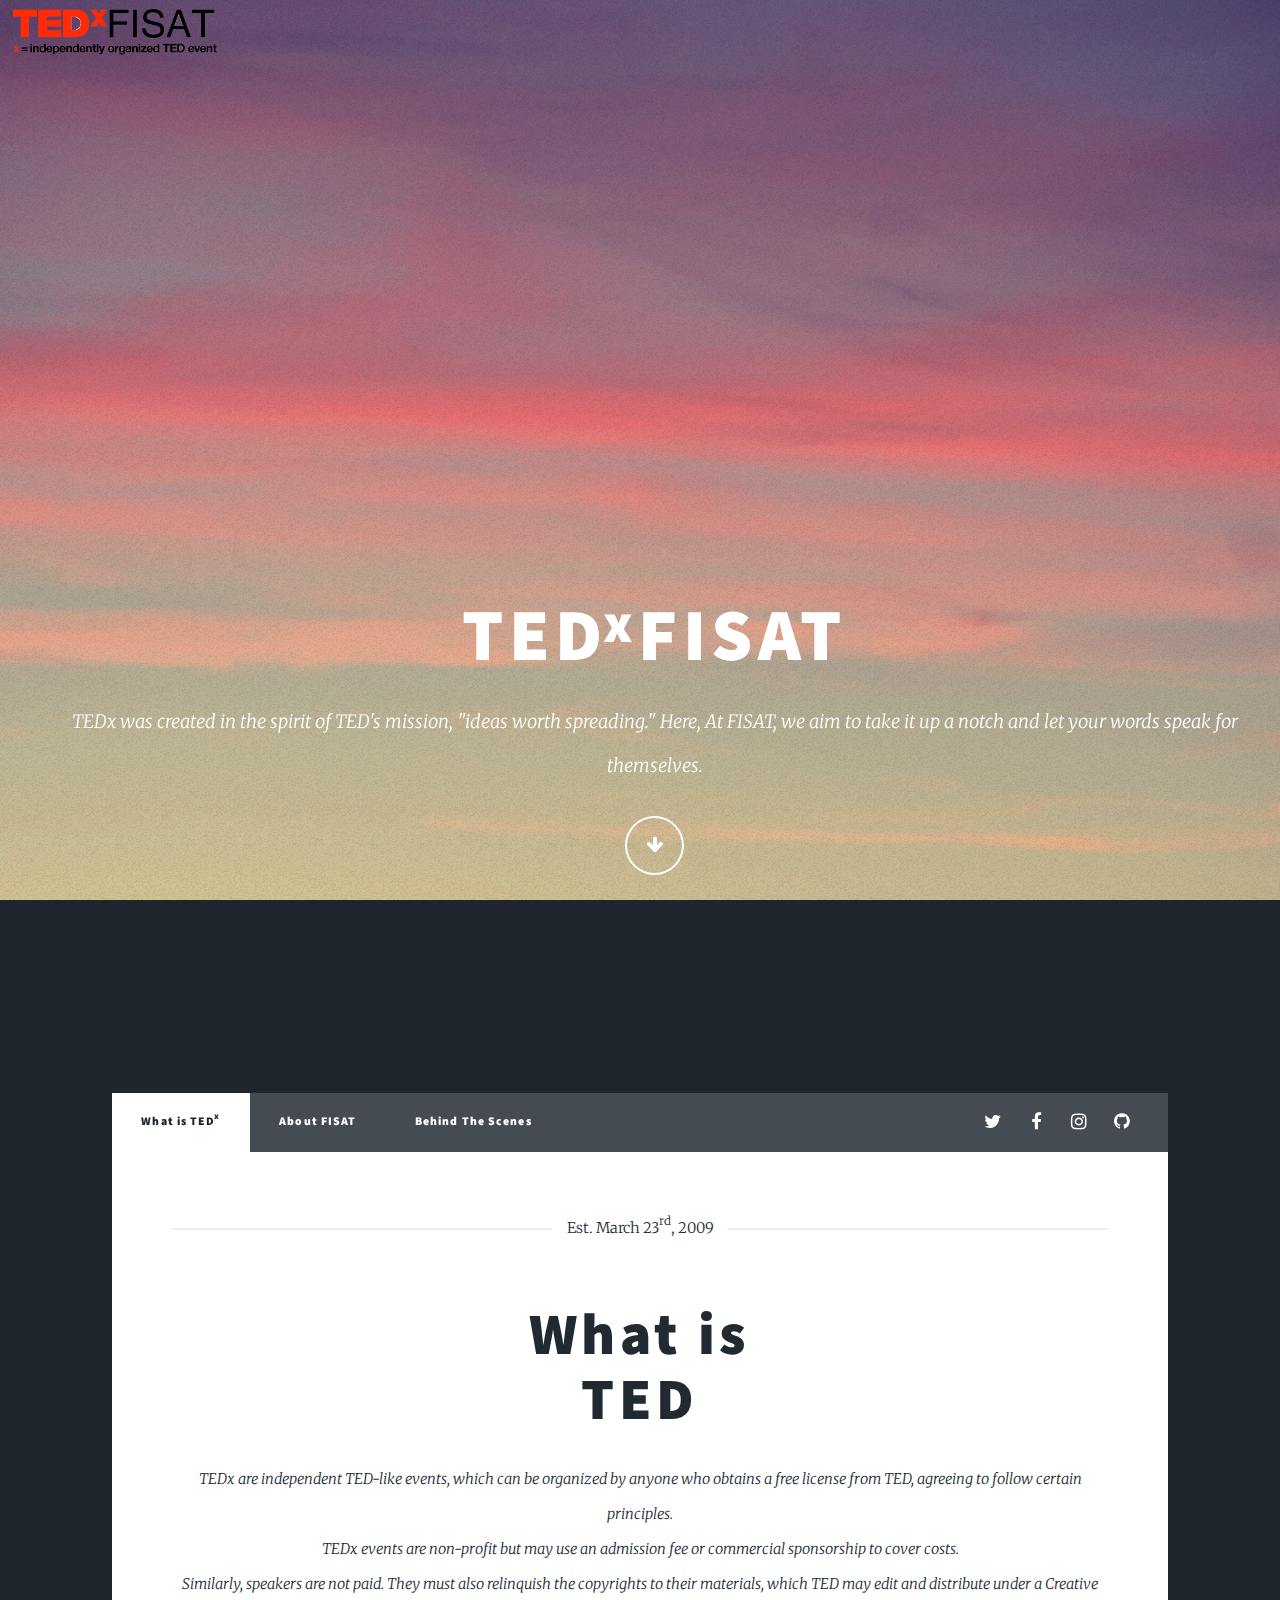
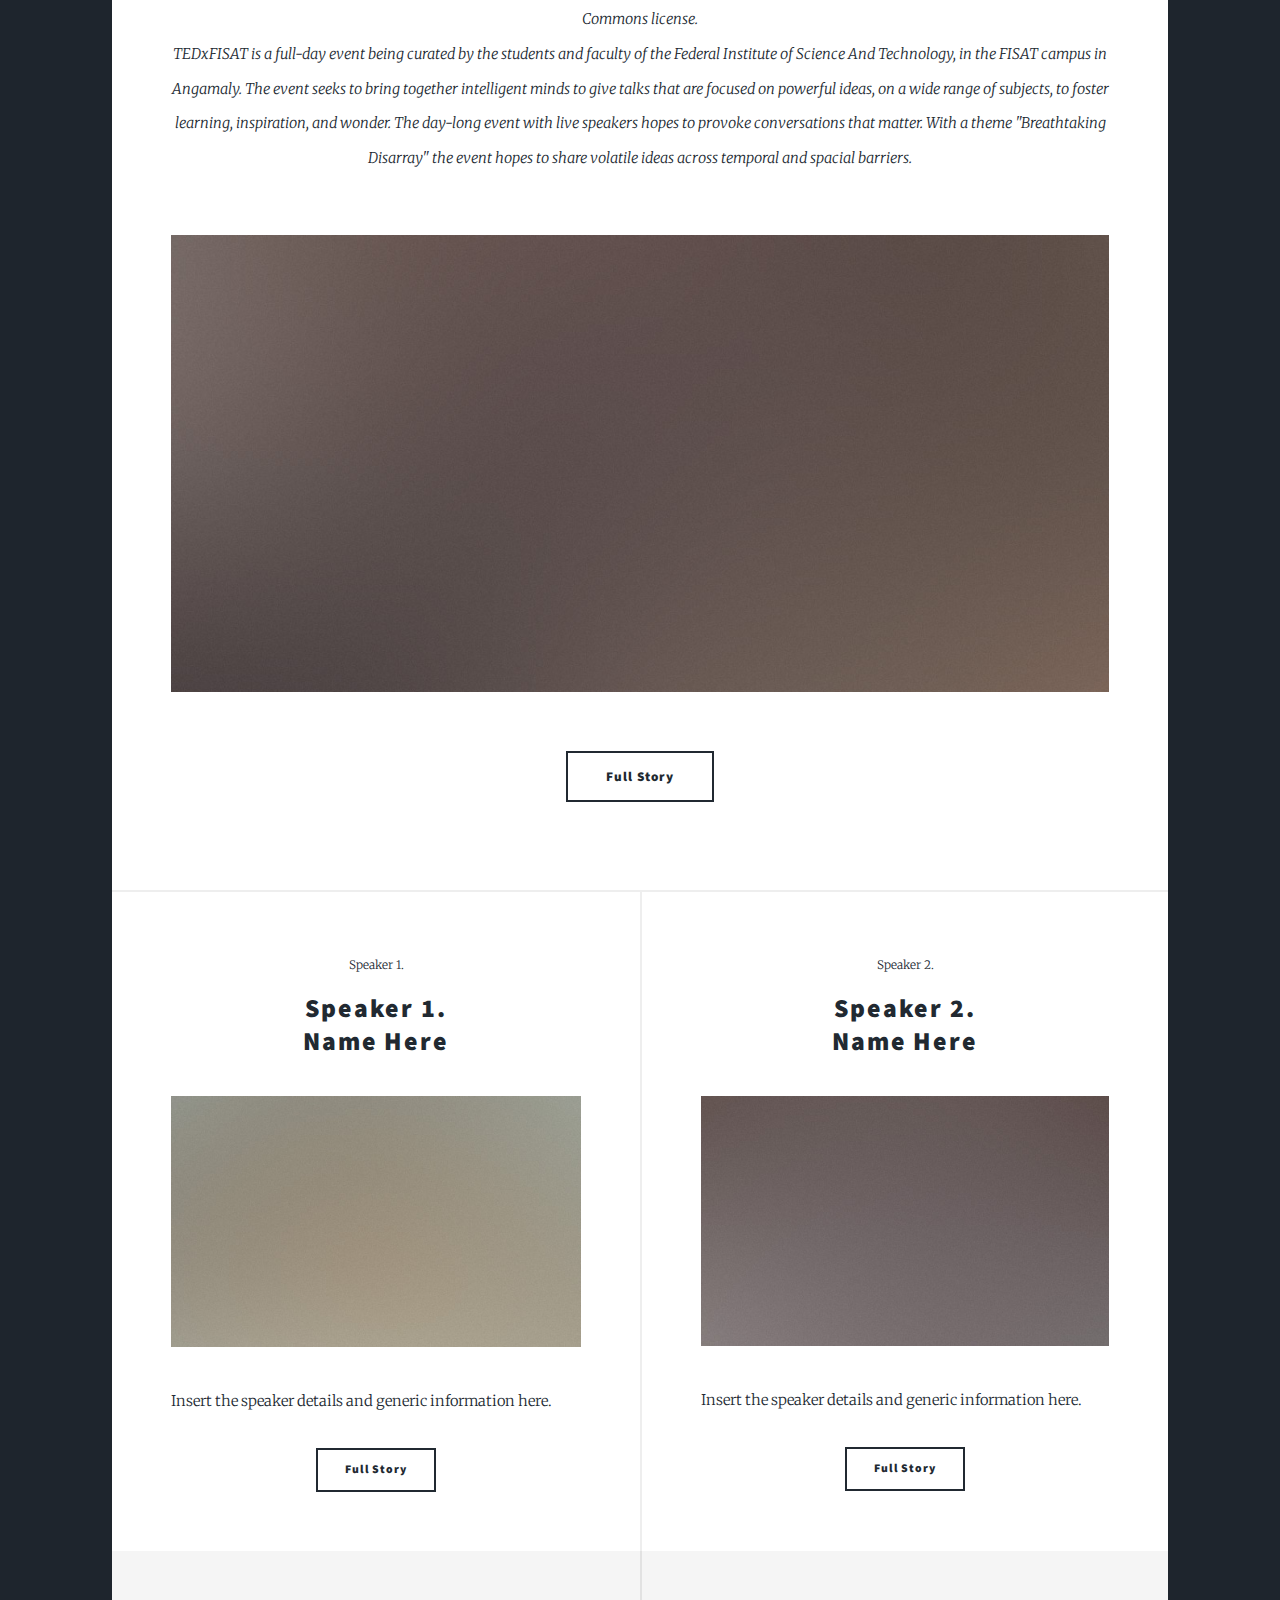
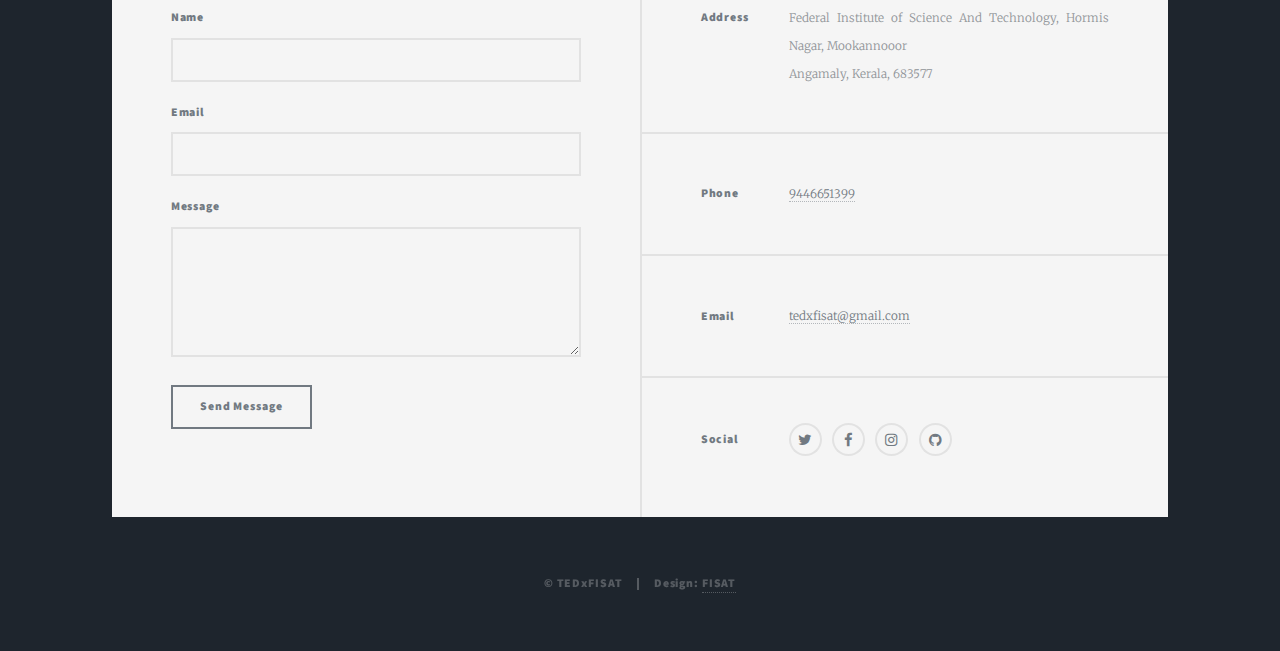
<file: index.html>
<!DOCTYPE HTML>
<html>
	<head>
		<title>TEDxFISAT</title>
		<meta charset="utf-8" />
		<meta name="viewport" content="width=device-width, initial-scale=1, user-scalable=no" />
		<link rel="stylesheet" href="assets/css/main.css" />
		<noscript><link rel="stylesheet" href="assets/css/noscript.css" /></noscript>
	</head>
	<body class="is-loading">

		<!-- Wrapper -->
			<div id="wrapper" class="fade-in">

				<!-- Intro -->
	 <img src="images/header.png" width="228.125" height="92.375"/>
					<div id="intro">
						<h1>  TED<sup>x</sup>FISAT</h1>
						<p>TEDx was created in the spirit of TED's mission, "ideas worth spreading." Here, At FISAT, we aim to take it up a notch and let your words speak for themselves.</p>
						<ul class="actions">
							<li><a href="#header" class="button icon solo fa-arrow-down scrolly">Continue</a></li>
						</ul>
					</div>

				<!-- Header -->
					<header id="header">
						<a href="index.html" class="logo">TEDxFISAT</a>
					</header>

				<!-- Nav -->
					<nav id="nav">
						<ul class="links">
							<li class="active"><a href="index.html">What is TED<sup>x</sup></a></li>
							<li><a href="generic.html">About FISAT</a></li>
							<li><a href="volunteers.html">Behind The Scenes</a></li>
						</ul>
						<ul class="icons">
							<li><a href="#" class="icon fa-twitter"><span class="label">Twitter</span></a></li>
							<li><a href="#" class="icon fa-facebook"><span class="label">Facebook</span></a></li>
							<li><a href="https://www.instagram.com/tedxfisat" class="icon fa-instagram"><span class="label">Instagram</span></a></li>
							<li><a href="https://github.com/abrahamjroy/TEDxFISAT/" class="icon fa-github"><span class="label">GitHub</span></a></li>
						</ul>
					</nav>

				<!-- Main -->
					<div id="main">

						<!-- Featured Post -->
							<article class="post featured">
								<header class="major">
									<span class="date">Est. March 23<sup>rd</sup>, 2009</span>
									<h2><a href="https://www.ted.com/about/our-organization" >What is<br />
									TED</a></h2>
									<p>TEDx are independent TED-like events, which can be organized by anyone who obtains a free license from TED, agreeing to follow certain principles.<br />TEDx events are non-profit but may use an admission fee or commercial sponsorship to cover costs.<br />Similarly, speakers are not paid. They must also relinquish the copyrights to their materials, which TED may edit and distribute under a Creative Commons license.<br />TEDxFISAT is a full-day event being curated by the students and faculty of the Federal Institute of Science And Technology, in the FISAT campus in Angamaly. The event seeks to bring together intelligent minds to give talks that are focused on powerful ideas, on a wide range of subjects, to foster learning, inspiration, and wonder. The day-long event with live speakers hopes to provoke conversations that matter. With a theme "Breathtaking Disarray" the event hopes to share volatile ideas across temporal and spacial barriers.</p>
								</header>
								<a href="#" class="image main"><img src="images/pic01.jpg" alt="" /></a>
								<ul class="actions">
									<li><a href="https://www.ted.com/about/our-organization" class="button big">Full Story</a></li>
								</ul>
							</article>

						<!-- Posts -->
							<section class="posts">
								<article>
									<header>
										<span class="date">Speaker 1.</span>
										<h2><a href="#">Speaker 1.<br />
										 Name Here</a></h2>
									</header>
									<a href="#" class="image fit"><img src="images/pic02.jpg" alt="" /></a>
									<p>Insert the speaker details and generic information here.</p>
									<ul class="actions">
										<li><a href="#" class="button">Full Story</a></li>
									</ul>
								</article>
								<article>
									<header>
										<span class="date">Speaker 2.</span>
										<h2><a href="#">Speaker 2.<br />
										Name Here</a></h2>
									</header>
									<a href="#" class="image fit"><img src="images/pic03.jpg" alt="" /></a>
									<p>Insert the speaker details and generic information here.</p>
									<ul class="actions">
										<li><a href="#" class="button">Full Story</a></li>
									</ul>
								</article>
								
					</div>

				<!-- Footer -->
					<footer id="footer">
						<section>
							<form method="post" action="#">
								<div class="field">
									<label for="name">Name</label>
									<input type="text" name="name" id="name" />
								</div>
								<div class="field">
									<label for="email">Email</label>
									<input type="text" name="email" id="email" />
								</div>
								<div class="field">
									<label for="message">Message</label>
									<textarea name="message" id="message" rows="3"></textarea>
								</div>
								<ul class="actions">
									<li><input type="submit" value="Send Message" /></li>
								</ul>
							</form>
						</section>
						<section class="split contact">
							<section class="alt">
								<h3>Address</h3>
								<p>Federal Institute of Science And Technology, Hormis Nagar, Mookannooor <br />
								Angamaly, Kerala, 683577</p>
							</section>
							<section>
								<h3>Phone</h3>
								<p><a href="tel:+919446651399">9446651399</a></p>
							</section>
							<section>
								<h3>Email</h3>
								<p><a href="mailto:tedxfisat@gmail.com?subject=TEDxFISAT">tedxfisat@gmail.com</a></p>
							</section>
							<section>
								<h3>Social</h3>
								<ul class="icons alt">
									<li><a href="#" class="icon alt fa-twitter"><span class="label">Twitter</span></a></li>
									<li><a href="#" class="icon alt fa-facebook"><span class="label">Facebook</span></a></li>
									<li><a href="https://www.instagram.com/tedxfisat" class="icon alt fa-instagram"><span class="label">Instagram</span></a></li>
									<li><a href="https://github.com/abrahamjroy/TEDxFISAT" class="icon alt fa-github"><span class="label">GitHub</span></a></li>
								</ul>
							</section>
						</section>
					</footer>

				<!-- Copyright -->
					<div id="copyright">
						<ul><li>&copy; TEDxFISAT</li><li>Design: <a href="https://fisat.ac.in">FISAT</a></li></ul>
					</div>

			</div>

		<!-- Scripts -->
			<script src="assets/js/jquery.min.js"></script>
			<script src="assets/js/jquery.scrollex.min.js"></script>
			<script src="assets/js/jquery.scrolly.min.js"></script>
			<script src="assets/js/skel.min.js"></script>
			<script src="assets/js/util.js"></script>
			<script src="assets/js/main.js"></script>

	</body>
</html>
</file>
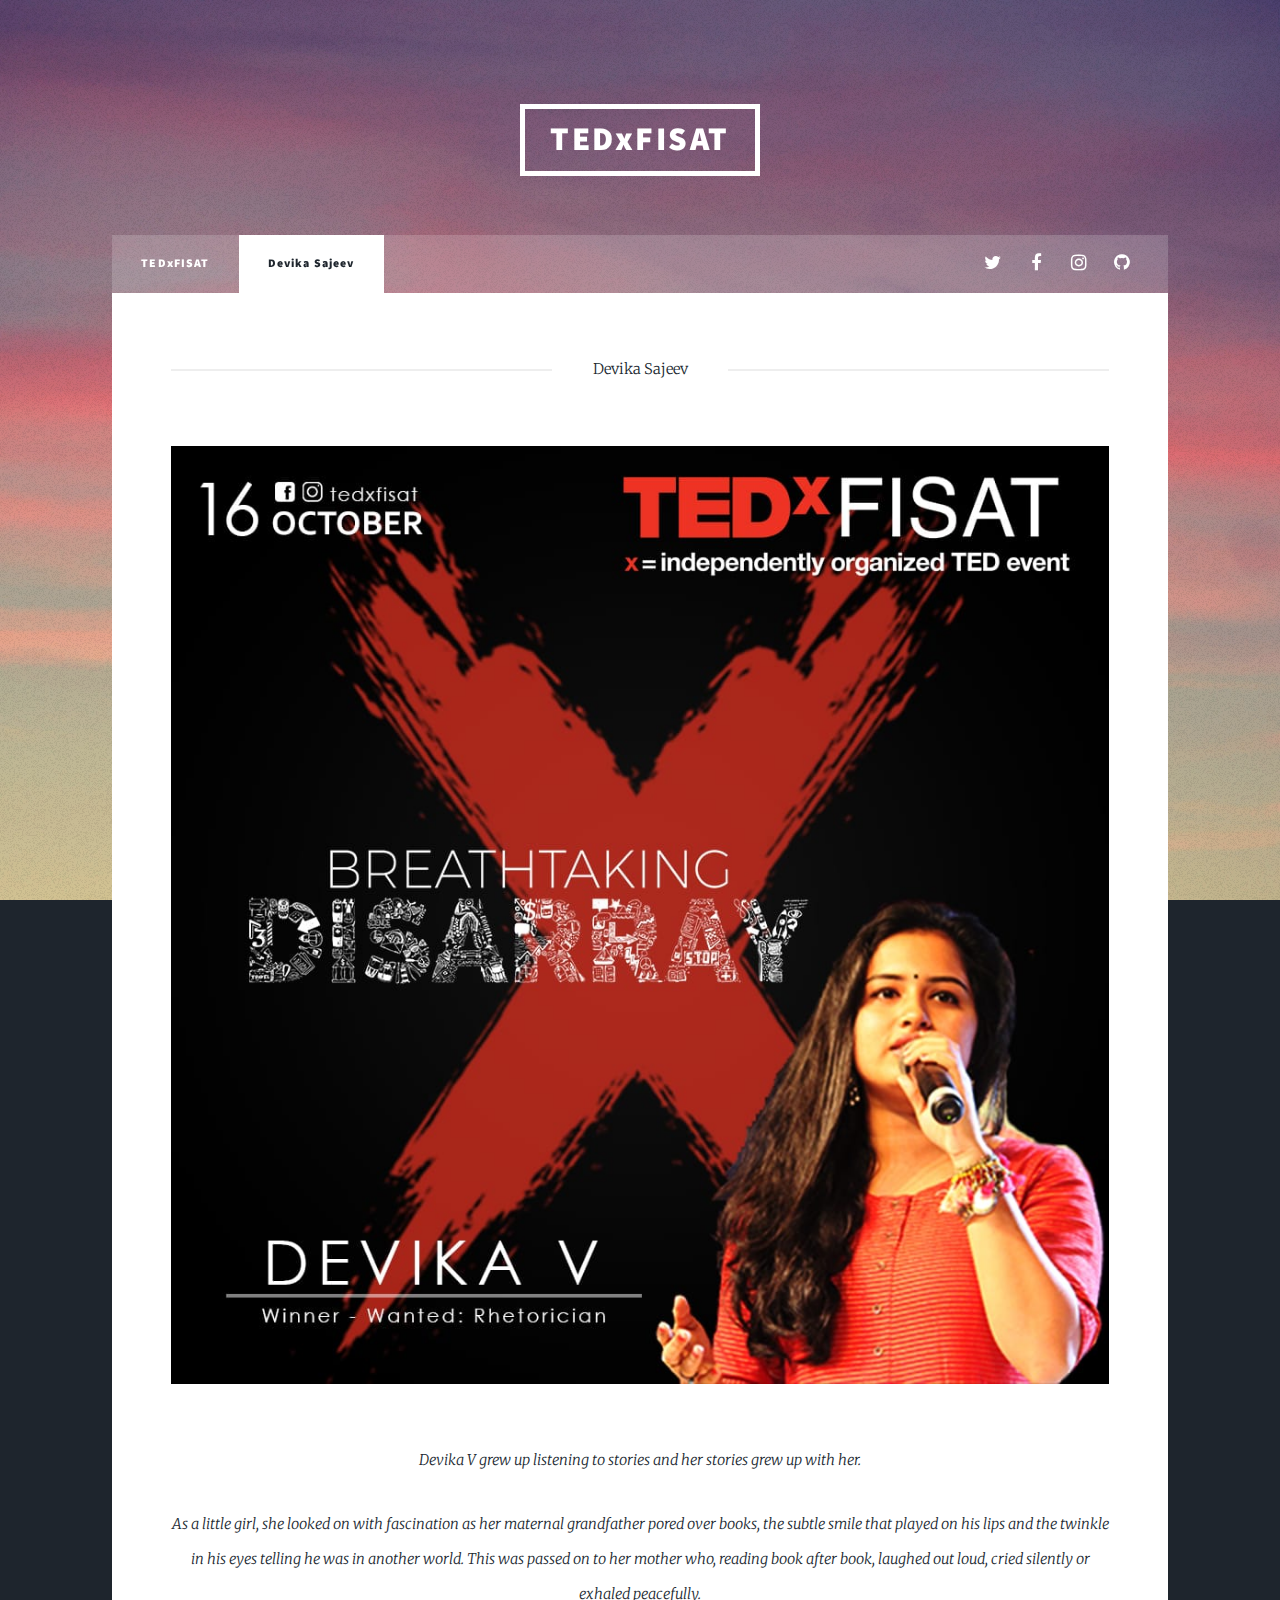
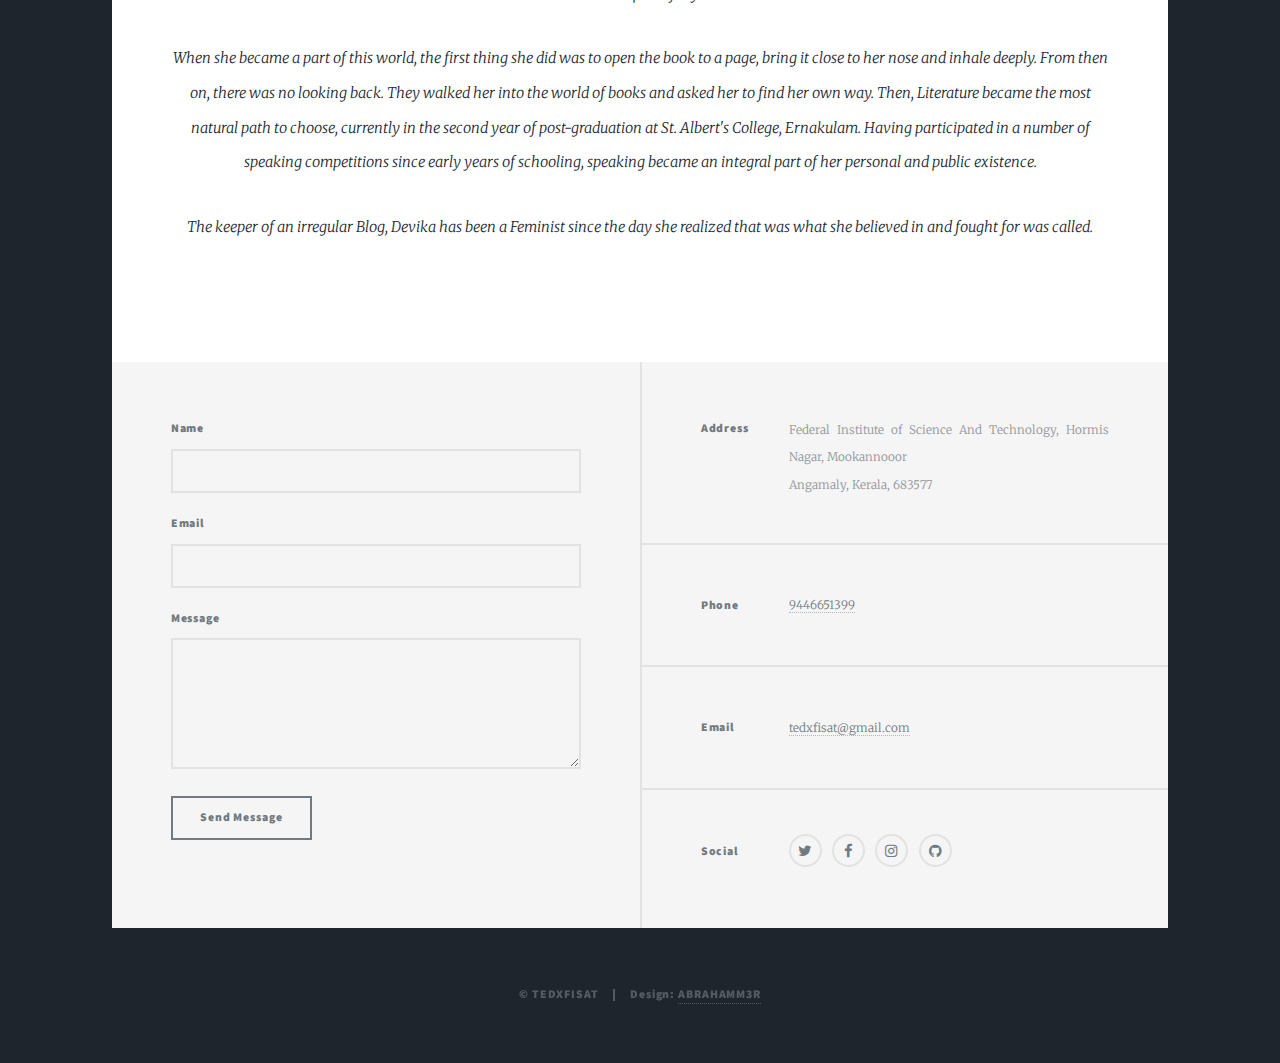
<file: DV.html>
<!DOCTYPE HTML>
<html>
	<head>
		<title>TEDxFISAT</title>
		<meta charset="utf-8" />
		<meta name="viewport" content="width=device-width, initial-scale=1, user-scalable=no" />
		<link rel="stylesheet" href="assets/css/main.css" />
		<noscript><link rel="stylesheet" href="assets/css/noscript.css" /></noscript>
	</head>
	<body class="is-loading">

		<!-- Wrapper -->
			<div id="wrapper">

				<!-- Header -->
					<header id="header">
						<a href="home.html" class="logo">TEDxFISAT</a>
					</header>

				<!-- Nav -->
					<nav id="nav">
						<ul class="links">
							<li><a href="home.html">TEDxFISAT</a></li>
							<li class="active"><a href="DV.html">Devika Sajeev</a></li>
						</ul>
						<ul class="icons">
							<li><a href="#" class="icon fa-twitter"><span class="label">Twitter</span></a></li>
							<li><a href="https://www.facebook.com/TedxFisat-2088467018144154/?ref=page_internal" class="icon fa-facebook"><span class="label">Facebook</span></a></li>
							<li><a href="https://www.instagram.com/tedxfisat" class="icon fa-instagram"><span class="label">Instagram</span></a></li>
							<li><a href="https://github.com/abrahamjroy/TEDxFISAT/" class="icon fa-github"><span class="label">GitHub</span></a></li>
						</ul>
					</nav>

				<!-- Main -->
					<div id="main">

						<!-- Post -->
							<section class="post">
								<header class="major">
									<span class="date">Devika Sajeev</span>
<a class="image main"><img src="images/DSV.jpeg" alt="" /></a>
<p>Devika V grew up listening to stories and her stories grew up with her.</p><p> As a little girl, she looked on with
fascination as her maternal grandfather pored over books, the subtle smile that played on his lips and
the twinkle in his eyes telling he was in another world. This was passed on to her mother who, reading
book after book, laughed out loud, cried silently or exhaled peacefully.</p> <p>When she became a part of this
world, the first thing she did was to open the book to a page, bring it close to her nose and inhale
deeply. From then on, there was no looking back. They walked her into the world of books and asked
her to find her own way. Then, Literature became the most natural path to choose, currently in the
second year of post-graduation at St. Albert's College, Ernakulam. Having participated in a number of
speaking competitions since early years of schooling, speaking became an integral part of her personal
and public existence.</p><p> The keeper of an irregular Blog, Devika has been a Feminist since the day she
realized that was what she believed in and fought for was called.</p>
									</header>

							</section>

					</div>

				<!-- Footer -->
					<footer id="footer">
						<section>
							<form method="post" action="#">
								<div class="field">
									<label for="name">Name</label>
									<input type="text" name="name" id="name" />
								</div>
								<div class="field">
									<label for="email">Email</label>
									<input type="text" name="email" id="email" />
								</div>
								<div class="field">
									<label for="message">Message</label>
									<textarea name="message" id="message" rows="3"></textarea>
								</div>
								<ul class="actions">
									<li><input type="submit" value="Send Message" /></li>
								</ul>
							</form>
						</section>
						<section class="split contact">
							<section class="alt">
								<h3>Address</h3>
								<p>Federal Institute of Science And Technology, Hormis Nagar, Mookannooor <br />
								Angamaly, Kerala, 683577</p>
							</section>
							<section>
								<h3>Phone</h3>
								<p><a href="tel:+919446651399">9446651399</a></p>
							</section>
							<section>
								<h3>Email</h3>
								<p><a href="mailto:tedxfisat@gmail.com?subject=TEDxFISAT">tedxfisat@gmail.com</a></p>
							</section>
							<section>
								<h3>Social</h3>
								<ul class="icons alt">
									<li><a href="#" class="icon alt fa-twitter"><span class="label">Twitter</span></a></li>
									<li><a href="#" class="icon alt fa-facebook"><span class="label">Facebook</span></a></li>
									<li><a href="https://www.instagram.com/tedxfisat" class="icon alt fa-instagram"><span class="label">Instagram</span></a></li>
									<li><a href="#" class="icon alt fa-github"><span class="label">GitHub</span></a></li>
								</ul>
							</section>
						</section>
					</footer>

				<!-- Copyright -->
					<div id="copyright">
						<ul><li>&copy; TEDXFISAT</li><li>Design: <a href="https://github.com/abrahamjroy/TEDxFISAT/">ABRAHAMM3R </a></li></ul>
					</div>

			</div>

		<!-- Scripts -->
			<script src="assets/js/jquery.min.js"></script>
			<script src="assets/js/jquery.scrollex.min.js"></script>
			<script src="assets/js/jquery.scrolly.min.js"></script>
			<script src="assets/js/skel.min.js"></script>
			<script src="assets/js/util.js"></script>
			<script src="assets/js/main.js"></script>

	</body>
</html>
</file>
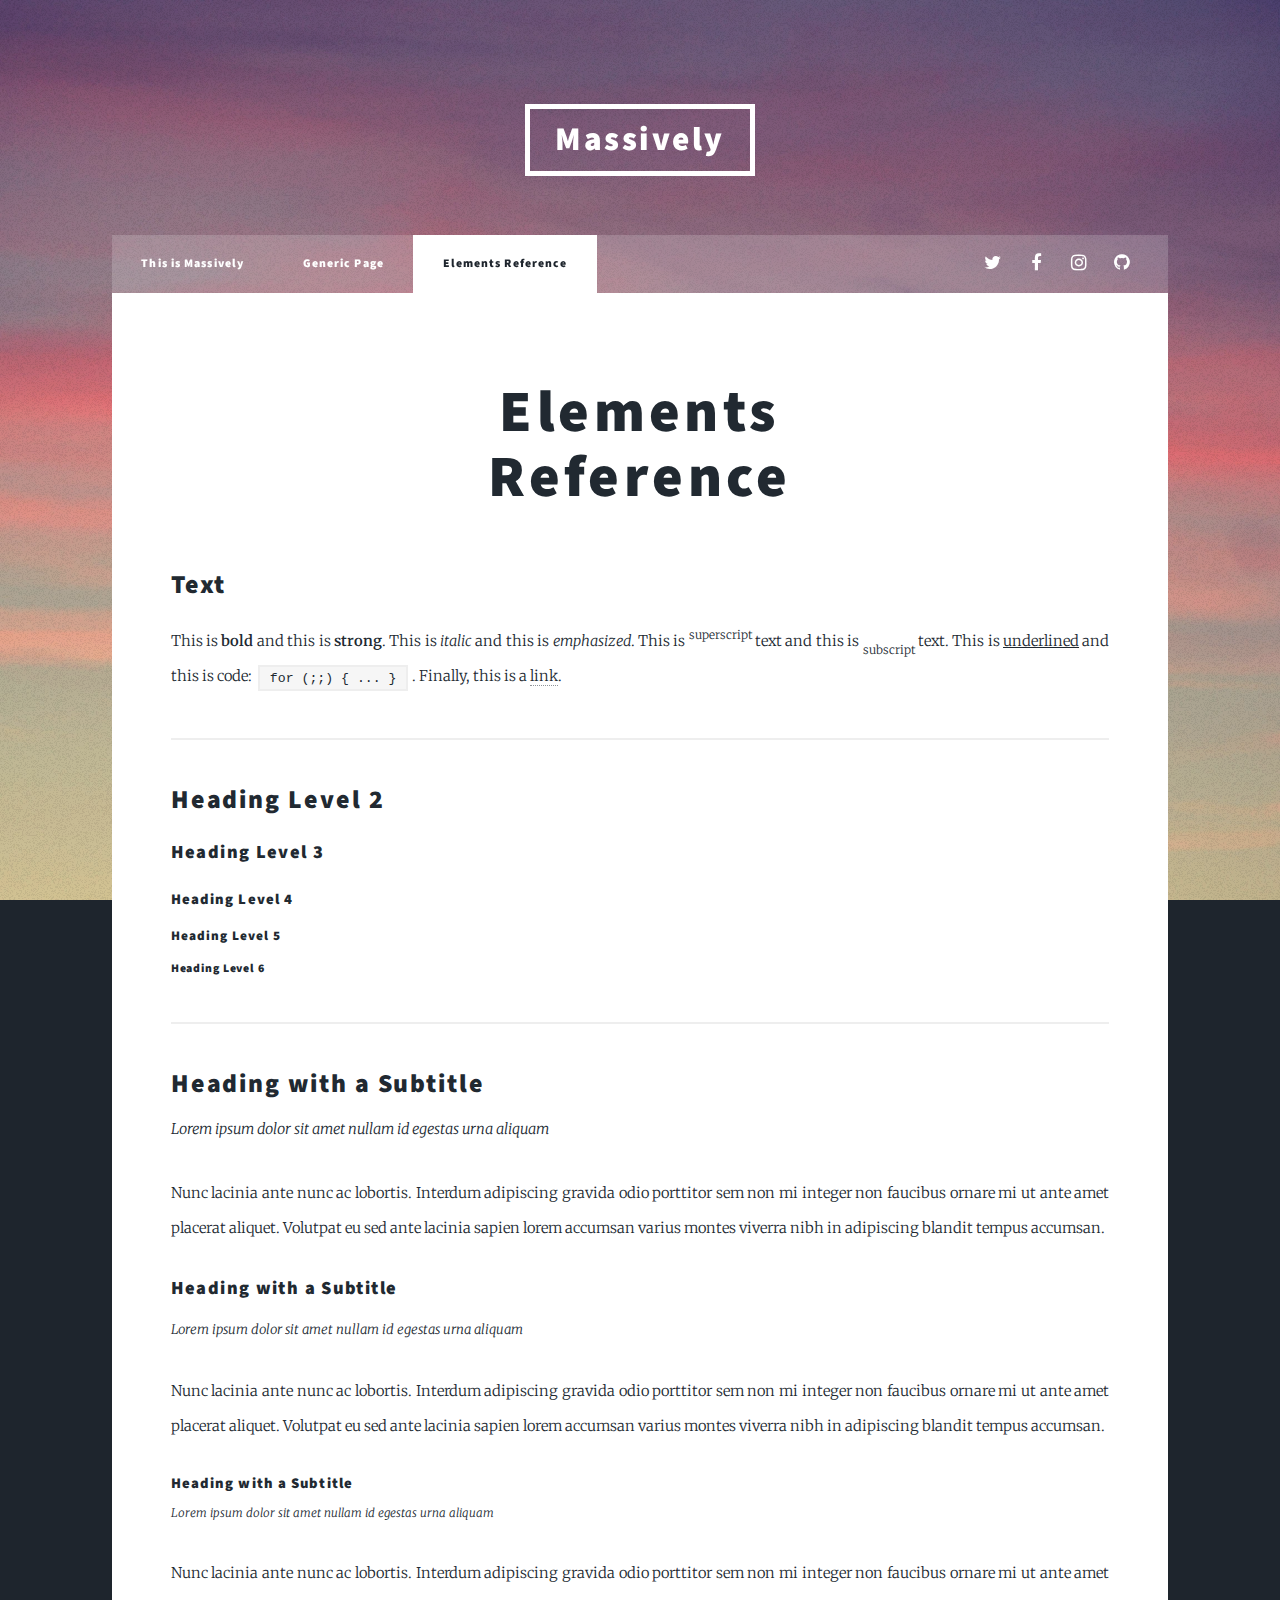
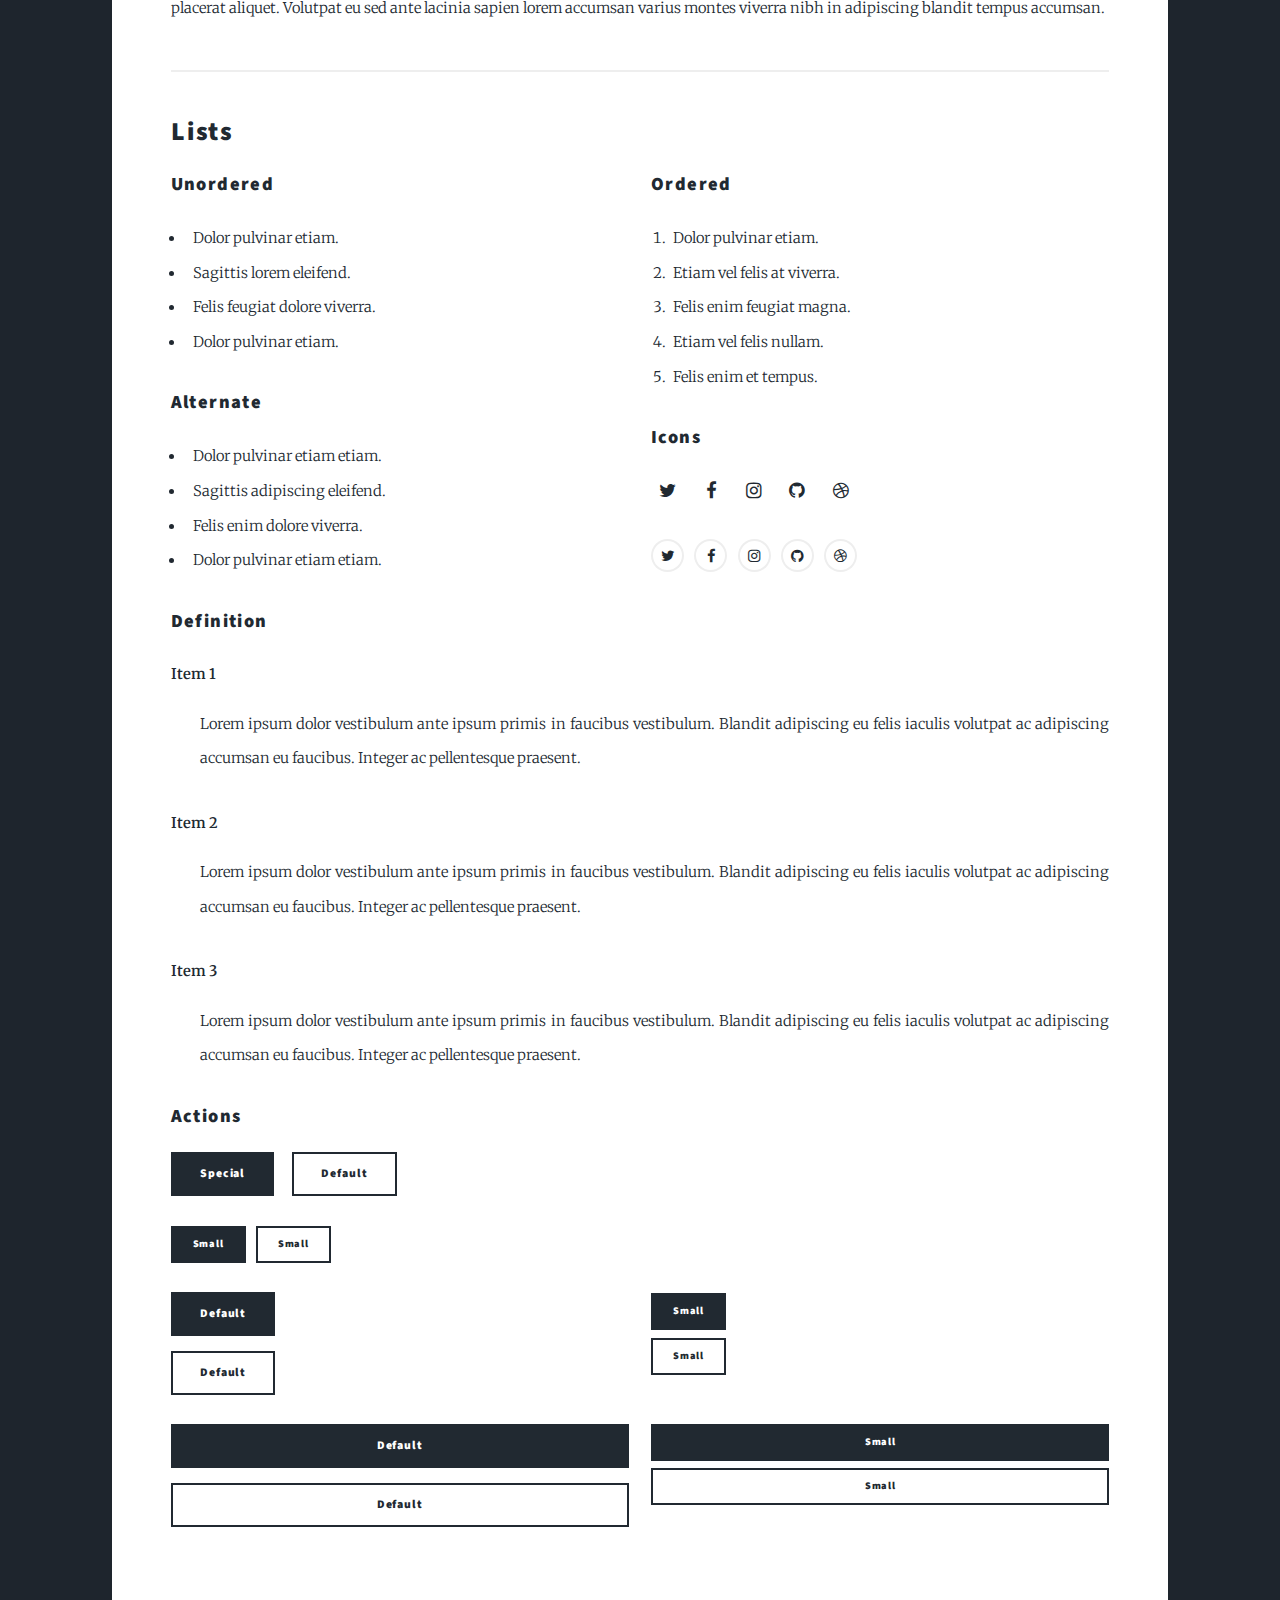
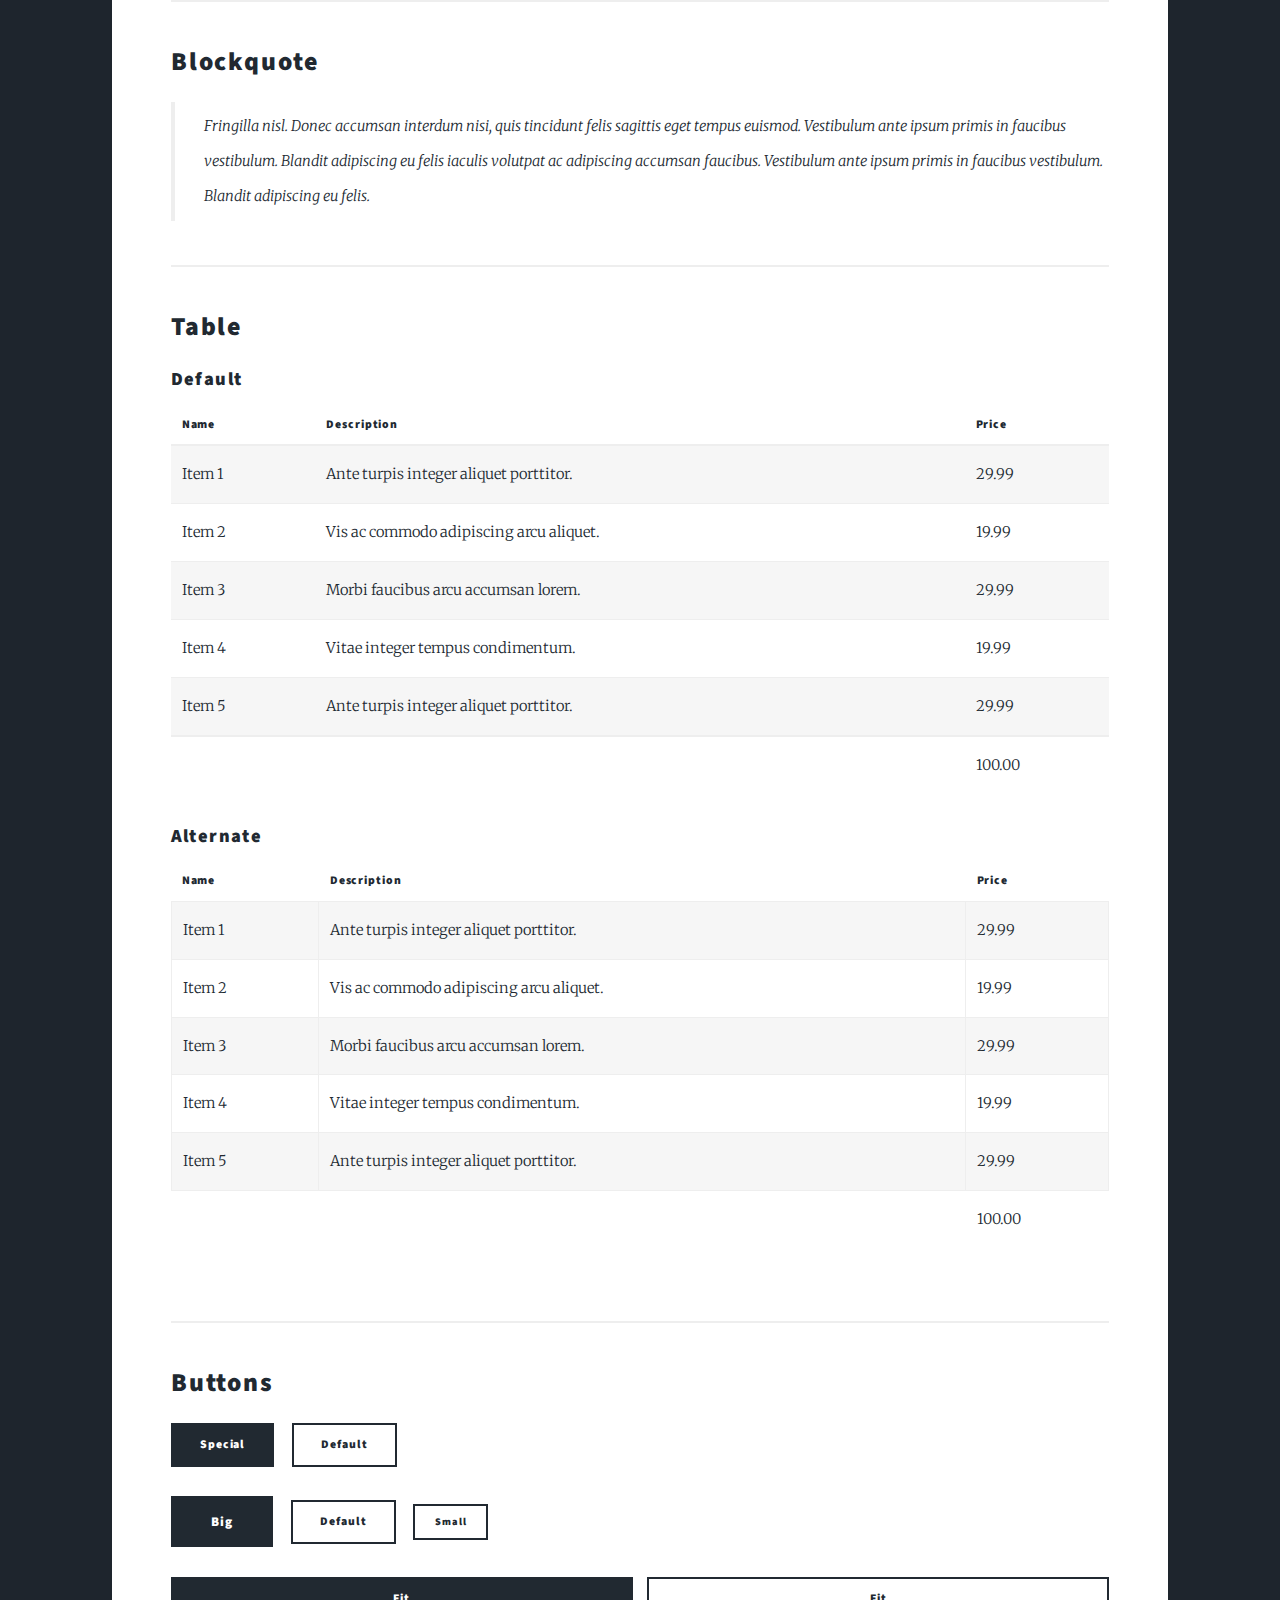
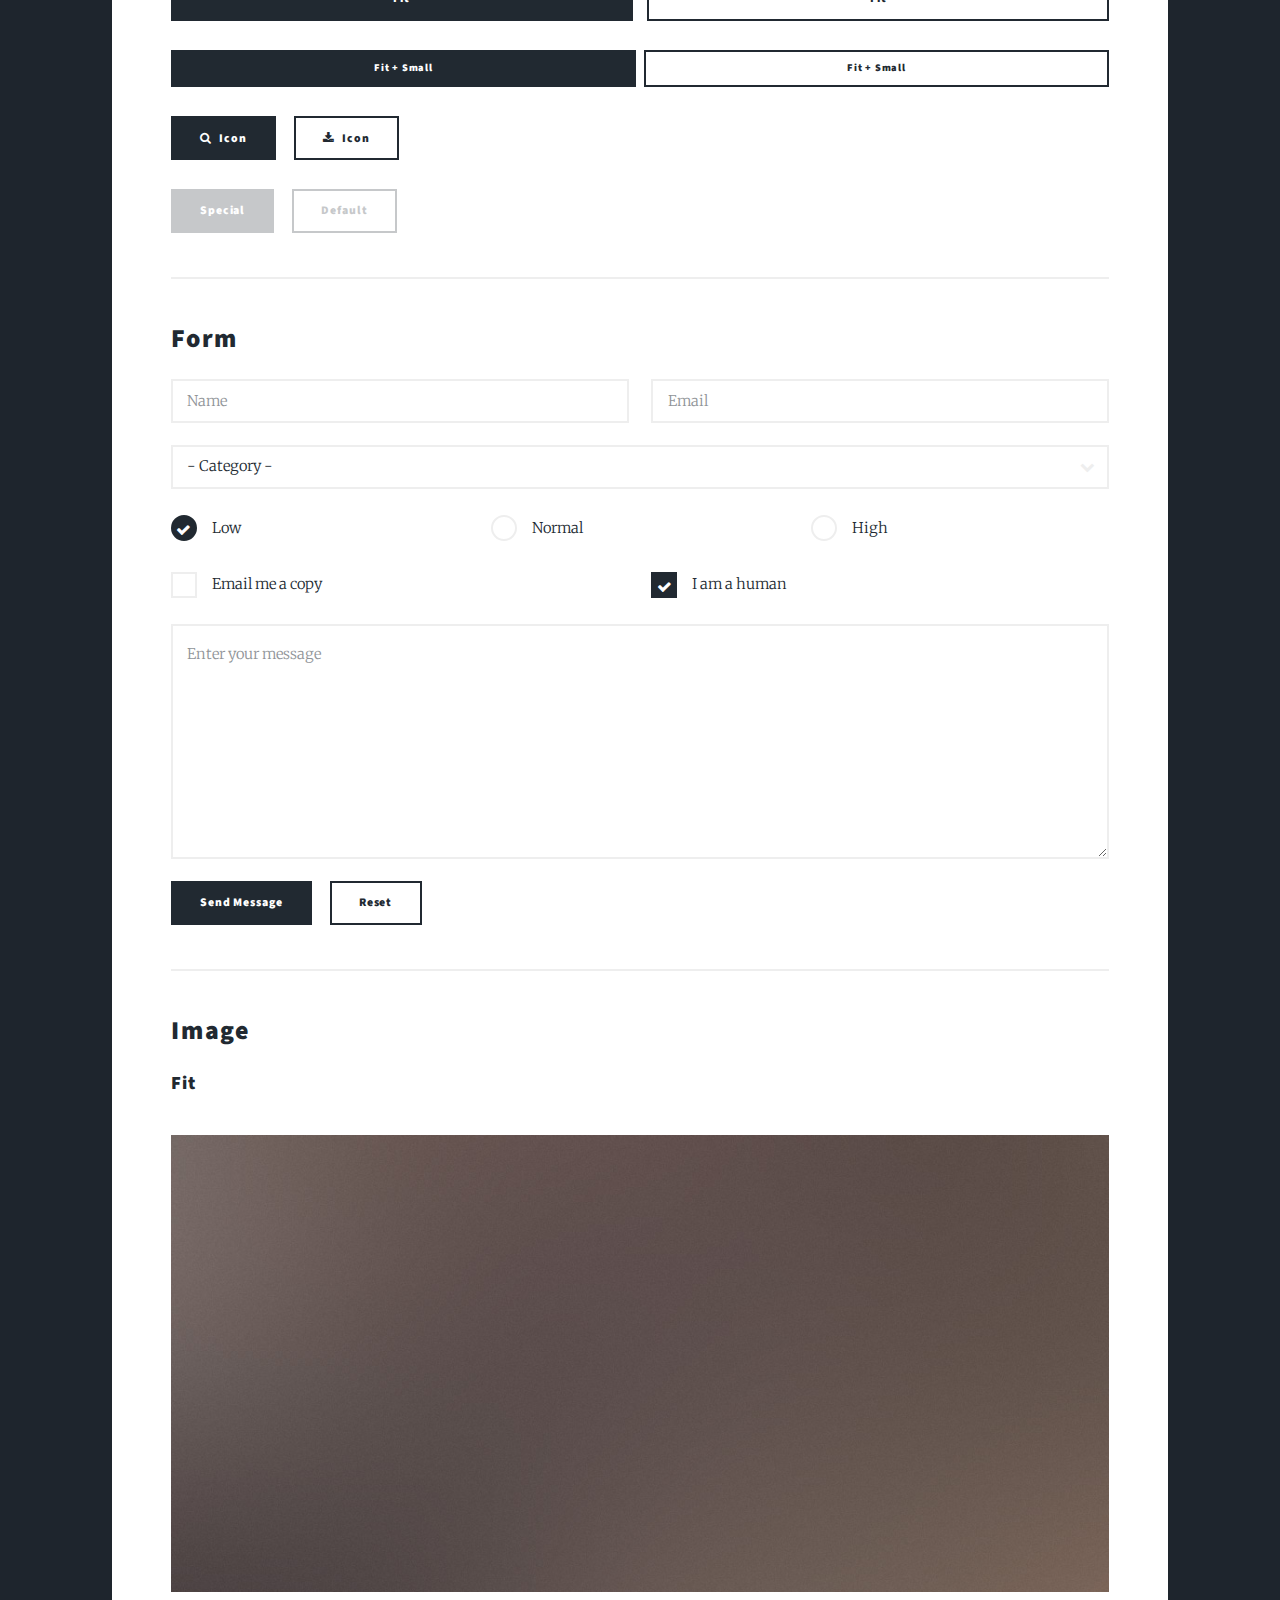
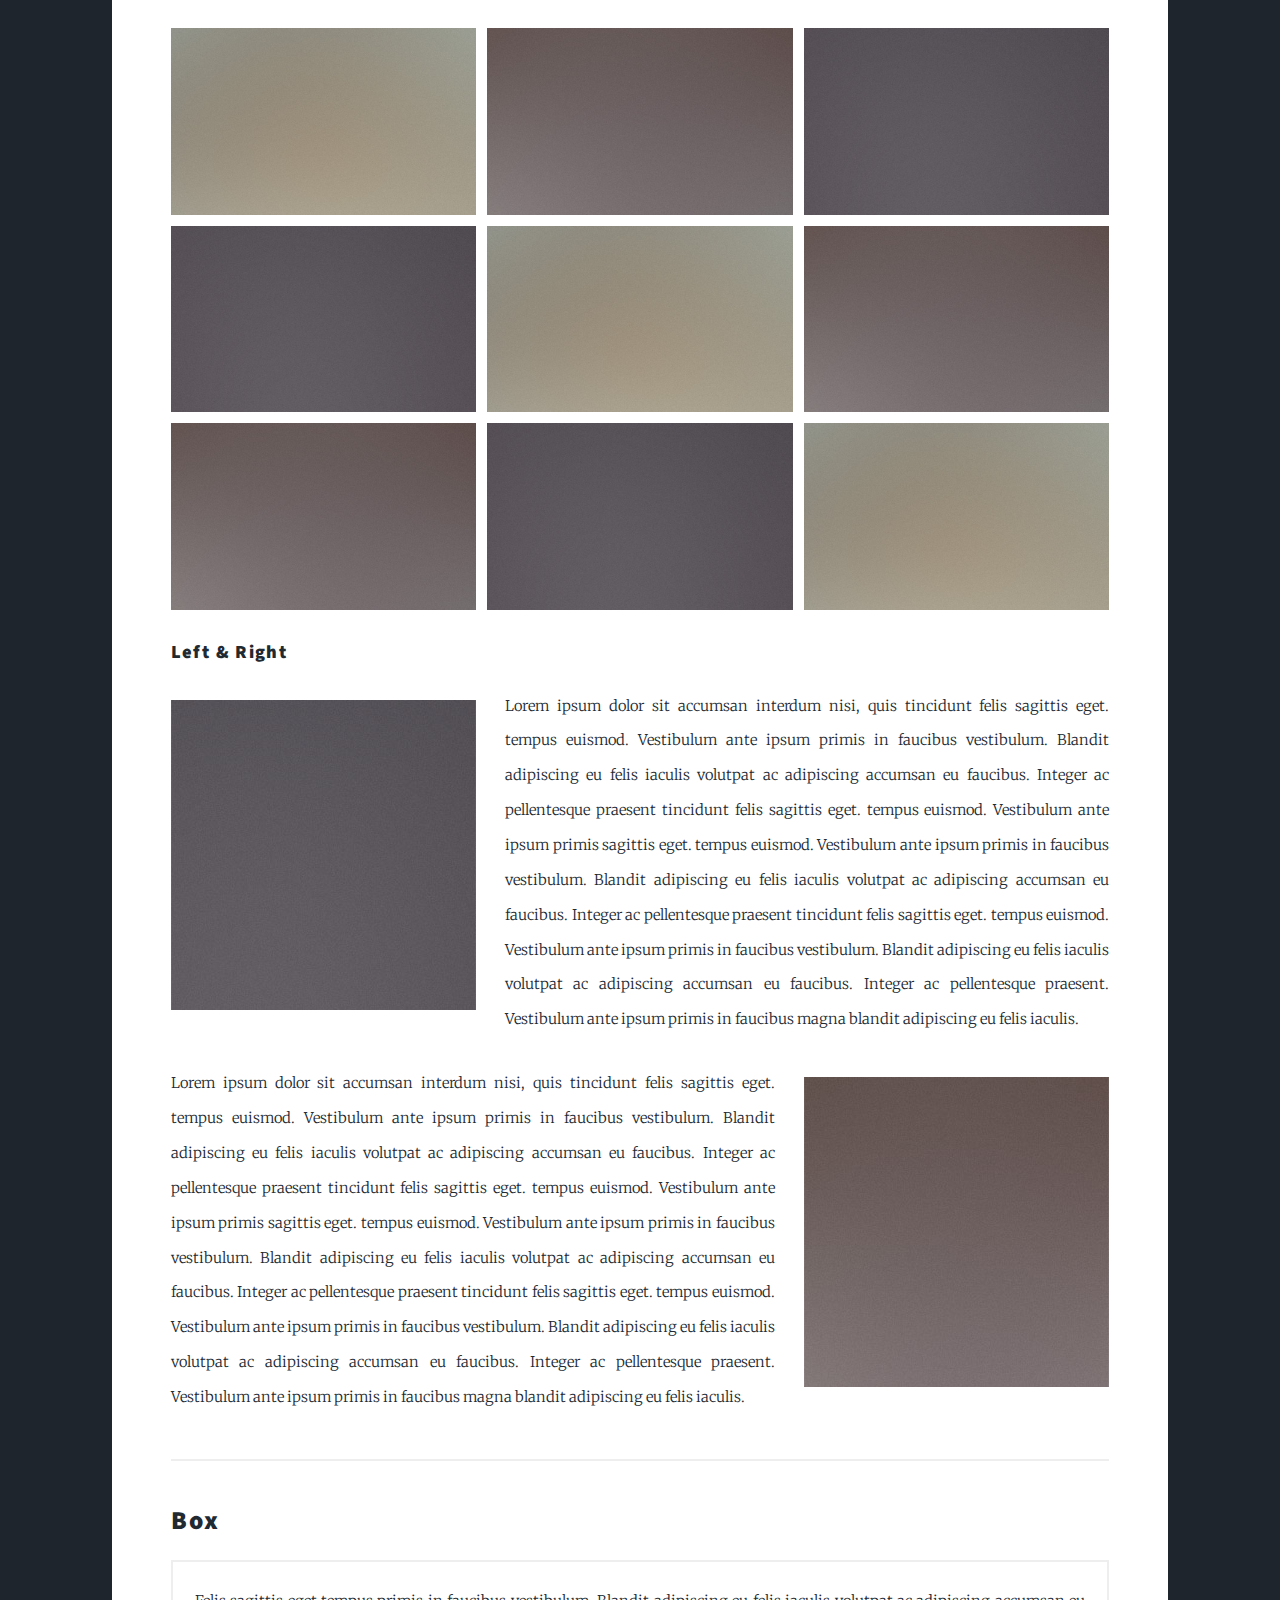
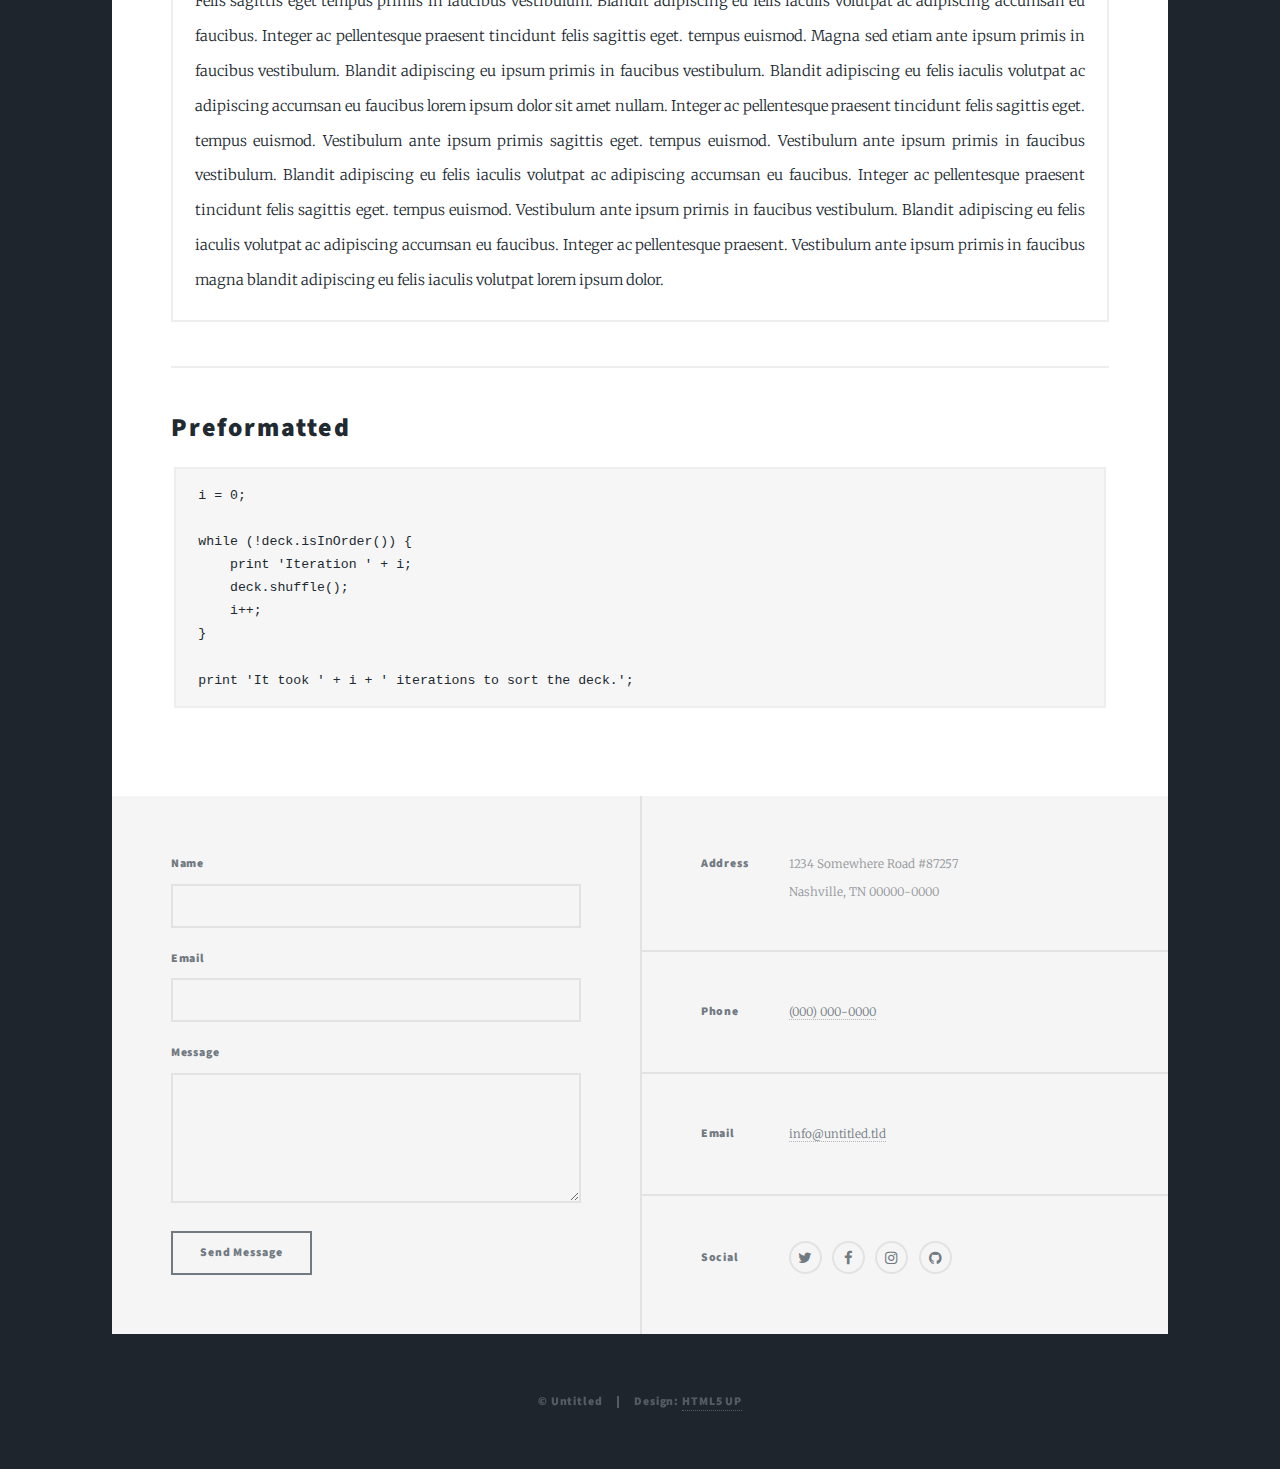
<file: elements.html>
<!DOCTYPE HTML>
<!--
	Massively by HTML5 UP
	html5up.net | @ajlkn
	Free for personal and commercial use under the CCA 3.0 license (html5up.net/license)
-->
<html>
	<head>
		<title>Elements Reference - Massively by HTML5 UP</title>
		<meta charset="utf-8" />
		<meta name="viewport" content="width=device-width, initial-scale=1, user-scalable=no" />
		<link rel="stylesheet" href="assets/css/main.css" />
		<noscript><link rel="stylesheet" href="assets/css/noscript.css" /></noscript>
	</head>
	<body class="is-loading">

		<!-- Wrapper -->
			<div id="wrapper">

				<!-- Header -->
					<header id="header">
						<a href="index.html" class="logo">Massively</a>
					</header>

				<!-- Nav -->
					<nav id="nav">
						<ul class="links">
							<li><a href="index.html">This is Massively</a></li>
							<li><a href="generic.html">Generic Page</a></li>
							<li class="active"><a href="elements.html">Elements Reference</a></li>
						</ul>
						<ul class="icons">
							<li><a href="#" class="icon fa-twitter"><span class="label">Twitter</span></a></li>
							<li><a href="#" class="icon fa-facebook"><span class="label">Facebook</span></a></li>
							<li><a href="#" class="icon fa-instagram"><span class="label">Instagram</span></a></li>
							<li><a href="#" class="icon fa-github"><span class="label">GitHub</span></a></li>
						</ul>
					</nav>

				<!-- Main -->
					<div id="main">

						<!-- Post -->
							<section class="post">
								<header class="major">
									<h1>Elements<br />
									Reference</h1>
								</header>

								<!-- Text stuff -->
									<h2>Text</h2>
									<p>This is <b>bold</b> and this is <strong>strong</strong>. This is <i>italic</i> and this is <em>emphasized</em>.
									This is <sup>superscript</sup> text and this is <sub>subscript</sub> text.
									This is <u>underlined</u> and this is code: <code>for (;;) { ... }</code>.
									Finally, this is a <a href="#">link</a>.</p>
									<hr />
									<h2>Heading Level 2</h2>
									<h3>Heading Level 3</h3>
									<h4>Heading Level 4</h4>
									<h5>Heading Level 5</h5>
									<h6>Heading Level 6</h6>
									<hr />
									<header>
										<h2>Heading with a Subtitle</h2>
										<p>Lorem ipsum dolor sit amet nullam id egestas urna aliquam</p>
									</header>
									<p>Nunc lacinia ante nunc ac lobortis. Interdum adipiscing gravida odio porttitor sem non mi integer non faucibus ornare mi ut ante amet placerat aliquet. Volutpat eu sed ante lacinia sapien lorem accumsan varius montes viverra nibh in adipiscing blandit tempus accumsan.</p>
									<header>
										<h3>Heading with a Subtitle</h3>
										<p>Lorem ipsum dolor sit amet nullam id egestas urna aliquam</p>
									</header>
									<p>Nunc lacinia ante nunc ac lobortis. Interdum adipiscing gravida odio porttitor sem non mi integer non faucibus ornare mi ut ante amet placerat aliquet. Volutpat eu sed ante lacinia sapien lorem accumsan varius montes viverra nibh in adipiscing blandit tempus accumsan.</p>
									<header>
										<h4>Heading with a Subtitle</h4>
										<p>Lorem ipsum dolor sit amet nullam id egestas urna aliquam</p>
									</header>
									<p>Nunc lacinia ante nunc ac lobortis. Interdum adipiscing gravida odio porttitor sem non mi integer non faucibus ornare mi ut ante amet placerat aliquet. Volutpat eu sed ante lacinia sapien lorem accumsan varius montes viverra nibh in adipiscing blandit tempus accumsan.</p>

									<hr />

								<!-- Lists -->
									<h2>Lists</h2>
									<div class="row">
										<div class="6u 12u$(small)">

											<h3>Unordered</h3>
											<ul>
												<li>Dolor pulvinar etiam.</li>
												<li>Sagittis lorem eleifend.</li>
												<li>Felis feugiat dolore viverra.</li>
												<li>Dolor pulvinar etiam.</li>
											</ul>

											<h3>Alternate</h3>
											<ul class="alt">
												<li>Dolor pulvinar etiam etiam.</li>
												<li>Sagittis adipiscing eleifend.</li>
												<li>Felis enim dolore viverra.</li>
												<li>Dolor pulvinar etiam etiam.</li>
											</ul>

										</div>
										<div class="6u$ 12u$(small)">

											<h3>Ordered</h3>
											<ol>
												<li>Dolor pulvinar etiam.</li>
												<li>Etiam vel felis at viverra.</li>
												<li>Felis enim feugiat magna.</li>
												<li>Etiam vel felis nullam.</li>
												<li>Felis enim et tempus.</li>
											</ol>

											<h3>Icons</h3>
											<ul class="icons">
												<li><a href="#" class="icon fa-twitter"><span class="label">Twitter</span></a></li>
												<li><a href="#" class="icon fa-facebook"><span class="label">Facebook</span></a></li>
												<li><a href="#" class="icon fa-instagram"><span class="label">Instagram</span></a></li>
												<li><a href="#" class="icon fa-github"><span class="label">Github</span></a></li>
												<li><a href="#" class="icon fa-dribbble"><span class="label">Dribbble</span></a></li>
											</ul>
											<ul class="icons alt">
												<li><a href="#" class="icon alt fa-twitter"><span class="label">Twitter</span></a></li>
												<li><a href="#" class="icon alt fa-facebook"><span class="label">Facebook</span></a></li>
												<li><a href="#" class="icon alt fa-instagram"><span class="label">Instagram</span></a></li>
												<li><a href="#" class="icon alt fa-github"><span class="label">Github</span></a></li>
												<li><a href="#" class="icon alt fa-dribbble"><span class="label">Dribbble</span></a></li>
											</ul>

										</div>
									</div>
									<h3>Definition</h3>
									<dl>
										<dt>Item 1</dt>
										<dd>
											<p>Lorem ipsum dolor vestibulum ante ipsum primis in faucibus vestibulum. Blandit adipiscing eu felis iaculis volutpat ac adipiscing accumsan eu faucibus. Integer ac pellentesque praesent.</p>
										</dd>
										<dt>Item 2</dt>
										<dd>
											<p>Lorem ipsum dolor vestibulum ante ipsum primis in faucibus vestibulum. Blandit adipiscing eu felis iaculis volutpat ac adipiscing accumsan eu faucibus. Integer ac pellentesque praesent.</p>
										</dd>
										<dt>Item 3</dt>
										<dd>
											<p>Lorem ipsum dolor vestibulum ante ipsum primis in faucibus vestibulum. Blandit adipiscing eu felis iaculis volutpat ac adipiscing accumsan eu faucibus. Integer ac pellentesque praesent.</p>
										</dd>
									</dl>

									<h3>Actions</h3>
									<ul class="actions">
										<li><a href="#" class="button special">Special</a></li>
										<li><a href="#" class="button">Default</a></li>
									</ul>
									<ul class="actions small">
										<li><a href="#" class="button special small">Small</a></li>
										<li><a href="#" class="button small">Small</a></li>
									</ul>
									<div class="row">
										<div class="6u 12u$(small)">
											<ul class="actions vertical">
												<li><a href="#" class="button special">Default</a></li>
												<li><a href="#" class="button">Default</a></li>
											</ul>
										</div>
										<div class="6u 12u$(small)">
											<ul class="actions vertical small">
												<li><a href="#" class="button special small">Small</a></li>
												<li><a href="#" class="button small">Small</a></li>
											</ul>
										</div>
									</div>
									<div class="row">
										<div class="6u 12u$(small)">
											<ul class="actions vertical">
												<li><a href="#" class="button special fit">Default</a></li>
												<li><a href="#" class="button fit">Default</a></li>
											</ul>
										</div>
										<div class="6u$ 12u$(small)">
											<ul class="actions vertical small">
												<li><a href="#" class="button special small fit">Small</a></li>
												<li><a href="#" class="button small fit">Small</a></li>
											</ul>
										</div>
									</div>

									<hr />

								<!-- Blockquote -->
									<h2>Blockquote</h2>
									<blockquote>Fringilla nisl. Donec accumsan interdum nisi, quis tincidunt felis sagittis eget tempus euismod. Vestibulum ante ipsum primis in faucibus vestibulum. Blandit adipiscing eu felis iaculis volutpat ac adipiscing accumsan faucibus. Vestibulum ante ipsum primis in faucibus vestibulum. Blandit adipiscing eu felis.</blockquote>

									<hr />

								<!-- Table -->
									<h2>Table</h2>

									<h3>Default</h3>
									<div class="table-wrapper">
										<table>
											<thead>
												<tr>
													<th>Name</th>
													<th>Description</th>
													<th>Price</th>
												</tr>
											</thead>
											<tbody>
												<tr>
													<td>Item 1</td>
													<td>Ante turpis integer aliquet porttitor.</td>
													<td>29.99</td>
												</tr>
												<tr>
													<td>Item 2</td>
													<td>Vis ac commodo adipiscing arcu aliquet.</td>
													<td>19.99</td>
												</tr>
												<tr>
													<td>Item 3</td>
													<td> Morbi faucibus arcu accumsan lorem.</td>
													<td>29.99</td>
												</tr>
												<tr>
													<td>Item 4</td>
													<td>Vitae integer tempus condimentum.</td>
													<td>19.99</td>
												</tr>
												<tr>
													<td>Item 5</td>
													<td>Ante turpis integer aliquet porttitor.</td>
													<td>29.99</td>
												</tr>
											</tbody>
											<tfoot>
												<tr>
													<td colspan="2"></td>
													<td>100.00</td>
												</tr>
											</tfoot>
										</table>
									</div>

									<h3>Alternate</h3>
									<div class="table-wrapper">
										<table class="alt">
											<thead>
												<tr>
													<th>Name</th>
													<th>Description</th>
													<th>Price</th>
												</tr>
											</thead>
											<tbody>
												<tr>
													<td>Item 1</td>
													<td>Ante turpis integer aliquet porttitor.</td>
													<td>29.99</td>
												</tr>
												<tr>
													<td>Item 2</td>
													<td>Vis ac commodo adipiscing arcu aliquet.</td>
													<td>19.99</td>
												</tr>
												<tr>
													<td>Item 3</td>
													<td> Morbi faucibus arcu accumsan lorem.</td>
													<td>29.99</td>
												</tr>
												<tr>
													<td>Item 4</td>
													<td>Vitae integer tempus condimentum.</td>
													<td>19.99</td>
												</tr>
												<tr>
													<td>Item 5</td>
													<td>Ante turpis integer aliquet porttitor.</td>
													<td>29.99</td>
												</tr>
											</tbody>
											<tfoot>
												<tr>
													<td colspan="2"></td>
													<td>100.00</td>
												</tr>
											</tfoot>
										</table>
									</div>

									<hr />

								<!-- Buttons -->
									<h2>Buttons</h2>
									<ul class="actions">
										<li><a href="#" class="button special">Special</a></li>
										<li><a href="#" class="button">Default</a></li>
									</ul>
									<ul class="actions">
										<li><a href="#" class="button special big">Big</a></li>
										<li><a href="#" class="button">Default</a></li>
										<li><a href="#" class="button small">Small</a></li>
									</ul>
									<ul class="actions fit">
										<li><a href="#" class="button special fit">Fit</a></li>
										<li><a href="#" class="button fit">Fit</a></li>
									</ul>
									<ul class="actions fit small">
										<li><a href="#" class="button special fit small">Fit + Small</a></li>
										<li><a href="#" class="button fit small">Fit + Small</a></li>
									</ul>
									<ul class="actions">
										<li><a href="#" class="button special icon fa-search">Icon</a></li>
										<li><a href="#" class="button icon fa-download">Icon</a></li>
									</ul>
									<ul class="actions">
										<li><span class="button special disabled">Special</span></li>
										<li><span class="button disabled">Default</span></li>
									</ul>

									<hr />

								<!-- Form -->
									<h2>Form</h2>

									<form method="post" action="#" class="alt">
										<div class="row uniform">
											<div class="6u 12u$(xsmall)">
												<input type="text" name="demo-name" id="demo-name" value="" placeholder="Name" />
											</div>
											<div class="6u$ 12u$(xsmall)">
												<input type="email" name="demo-email" id="demo-email" value="" placeholder="Email" />
											</div>
											<!-- Break -->
											<div class="12u$">
												<div class="select-wrapper">
													<select name="demo-category" id="demo-category">
														<option value="">- Category -</option>
														<option value="1">Manufacturing</option>
														<option value="1">Shipping</option>
														<option value="1">Administration</option>
														<option value="1">Human Resources</option>
													</select>
												</div>
											</div>
											<!-- Break -->
											<div class="4u 12u$(small)">
												<input type="radio" id="demo-priority-low" name="demo-priority" checked>
												<label for="demo-priority-low">Low</label>
											</div>
											<div class="4u 12u$(small)">
												<input type="radio" id="demo-priority-normal" name="demo-priority">
												<label for="demo-priority-normal">Normal</label>
											</div>
											<div class="4u$ 12u$(small)">
												<input type="radio" id="demo-priority-high" name="demo-priority">
												<label for="demo-priority-high">High</label>
											</div>
											<!-- Break -->
											<div class="6u 12u$(small)">
												<input type="checkbox" id="demo-copy" name="demo-copy">
												<label for="demo-copy">Email me a copy</label>
											</div>
											<div class="6u$ 12u$(small)">
												<input type="checkbox" id="demo-human" name="demo-human" checked>
												<label for="demo-human">I am a human</label>
											</div>
											<!-- Break -->
											<div class="12u$">
												<textarea name="demo-message" id="demo-message" placeholder="Enter your message" rows="6"></textarea>
											</div>
											<!-- Break -->
											<div class="12u$">
												<ul class="actions">
													<li><input type="submit" value="Send Message" class="special" /></li>
													<li><input type="reset" value="Reset" /></li>
												</ul>
											</div>
										</div>
									</form>

									<hr />

								<!-- Image -->
									<h2>Image</h2>

									<h3>Fit</h3>
									<span class="image fit"><img src="images/pic01.jpg" alt="" /></span>
									<div class="box alt">
										<div class="row 50% uniform">
											<div class="4u"><span class="image fit"><img src="images/pic02.jpg" alt="" /></span></div>
											<div class="4u"><span class="image fit"><img src="images/pic03.jpg" alt="" /></span></div>
											<div class="4u$"><span class="image fit"><img src="images/pic04.jpg" alt="" /></span></div>
											<!-- Break -->
											<div class="4u"><span class="image fit"><img src="images/pic04.jpg" alt="" /></span></div>
											<div class="4u"><span class="image fit"><img src="images/pic02.jpg" alt="" /></span></div>
											<div class="4u$"><span class="image fit"><img src="images/pic03.jpg" alt="" /></span></div>
											<!-- Break -->
											<div class="4u"><span class="image fit"><img src="images/pic03.jpg" alt="" /></span></div>
											<div class="4u"><span class="image fit"><img src="images/pic04.jpg" alt="" /></span></div>
											<div class="4u$"><span class="image fit"><img src="images/pic02.jpg" alt="" /></span></div>
										</div>
									</div>

									<h3>Left &amp; Right</h3>
									<p><span class="image left"><img src="images/pic08.jpg" alt="" /></span>Lorem ipsum dolor sit accumsan interdum nisi, quis tincidunt felis sagittis eget. tempus euismod. Vestibulum ante ipsum primis in faucibus vestibulum. Blandit adipiscing eu felis iaculis volutpat ac adipiscing accumsan eu faucibus. Integer ac pellentesque praesent tincidunt felis sagittis eget. tempus euismod. Vestibulum ante ipsum primis sagittis eget. tempus euismod. Vestibulum ante ipsum primis in faucibus vestibulum. Blandit adipiscing eu felis iaculis volutpat ac adipiscing accumsan eu faucibus. Integer ac pellentesque praesent tincidunt felis sagittis eget. tempus euismod. Vestibulum ante ipsum primis in faucibus vestibulum. Blandit adipiscing eu felis iaculis volutpat ac adipiscing accumsan eu faucibus. Integer ac pellentesque praesent. Vestibulum ante ipsum primis in faucibus magna blandit adipiscing eu felis iaculis.</p>
									<p><span class="image right"><img src="images/pic09.jpg" alt="" /></span>Lorem ipsum dolor sit accumsan interdum nisi, quis tincidunt felis sagittis eget. tempus euismod. Vestibulum ante ipsum primis in faucibus vestibulum. Blandit adipiscing eu felis iaculis volutpat ac adipiscing accumsan eu faucibus. Integer ac pellentesque praesent tincidunt felis sagittis eget. tempus euismod. Vestibulum ante ipsum primis sagittis eget. tempus euismod. Vestibulum ante ipsum primis in faucibus vestibulum. Blandit adipiscing eu felis iaculis volutpat ac adipiscing accumsan eu faucibus. Integer ac pellentesque praesent tincidunt felis sagittis eget. tempus euismod. Vestibulum ante ipsum primis in faucibus vestibulum. Blandit adipiscing eu felis iaculis volutpat ac adipiscing accumsan eu faucibus. Integer ac pellentesque praesent. Vestibulum ante ipsum primis in faucibus magna blandit adipiscing eu felis iaculis.</p>

									<hr />

								<!-- Box -->
									<h2>Box</h2>
									<div class="box">
										<p>Felis sagittis eget tempus primis in faucibus vestibulum. Blandit adipiscing eu felis iaculis volutpat ac adipiscing accumsan eu faucibus. Integer ac pellentesque praesent tincidunt felis sagittis eget. tempus euismod. Magna sed etiam ante ipsum primis in faucibus vestibulum. Blandit adipiscing eu ipsum primis in faucibus vestibulum. Blandit adipiscing eu felis iaculis volutpat ac adipiscing accumsan eu faucibus lorem ipsum dolor sit amet nullam. Integer ac pellentesque praesent tincidunt felis sagittis eget. tempus euismod. Vestibulum ante ipsum primis sagittis eget. tempus euismod. Vestibulum ante ipsum primis in faucibus vestibulum. Blandit adipiscing eu felis iaculis volutpat ac adipiscing accumsan eu faucibus. Integer ac pellentesque praesent tincidunt felis sagittis eget. tempus euismod. Vestibulum ante ipsum primis in faucibus vestibulum. Blandit adipiscing eu felis iaculis volutpat ac adipiscing accumsan eu faucibus. Integer ac pellentesque praesent. Vestibulum ante ipsum primis in faucibus magna blandit adipiscing eu felis iaculis volutpat lorem ipsum dolor.</p>
									</div>

									<hr />

								<!-- Preformatted Code -->
									<h2>Preformatted</h2>
									<pre><code>i = 0;

while (!deck.isInOrder()) {
    print 'Iteration ' + i;
    deck.shuffle();
    i++;
}

print 'It took ' + i + ' iterations to sort the deck.';
</code></pre>

							</section>

					</div>

				<!-- Footer -->
					<footer id="footer">
						<section>
							<form method="post" action="#">
								<div class="field">
									<label for="name">Name</label>
									<input type="text" name="name" id="name" />
								</div>
								<div class="field">
									<label for="email">Email</label>
									<input type="text" name="email" id="email" />
								</div>
								<div class="field">
									<label for="message">Message</label>
									<textarea name="message" id="message" rows="3"></textarea>
								</div>
								<ul class="actions">
									<li><input type="submit" value="Send Message" /></li>
								</ul>
							</form>
						</section>
						<section class="split contact">
							<section class="alt">
								<h3>Address</h3>
								<p>1234 Somewhere Road #87257<br />
								Nashville, TN 00000-0000</p>
							</section>
							<section>
								<h3>Phone</h3>
								<p><a href="#">(000) 000-0000</a></p>
							</section>
							<section>
								<h3>Email</h3>
								<p><a href="#">info@untitled.tld</a></p>
							</section>
							<section>
								<h3>Social</h3>
								<ul class="icons alt">
									<li><a href="#" class="icon alt fa-twitter"><span class="label">Twitter</span></a></li>
									<li><a href="#" class="icon alt fa-facebook"><span class="label">Facebook</span></a></li>
									<li><a href="#" class="icon alt fa-instagram"><span class="label">Instagram</span></a></li>
									<li><a href="#" class="icon alt fa-github"><span class="label">GitHub</span></a></li>
								</ul>
							</section>
						</section>
					</footer>

				<!-- Copyright -->
					<div id="copyright">
						<ul><li>&copy; Untitled</li><li>Design: <a href="https://html5up.net">HTML5 UP</a></li></ul>
					</div>

			</div>

		<!-- Scripts -->
			<script src="assets/js/jquery.min.js"></script>
			<script src="assets/js/jquery.scrollex.min.js"></script>
			<script src="assets/js/jquery.scrolly.min.js"></script>
			<script src="assets/js/skel.min.js"></script>
			<script src="assets/js/util.js"></script>
			<script src="assets/js/main.js"></script>

	</body>
</html>
</file>
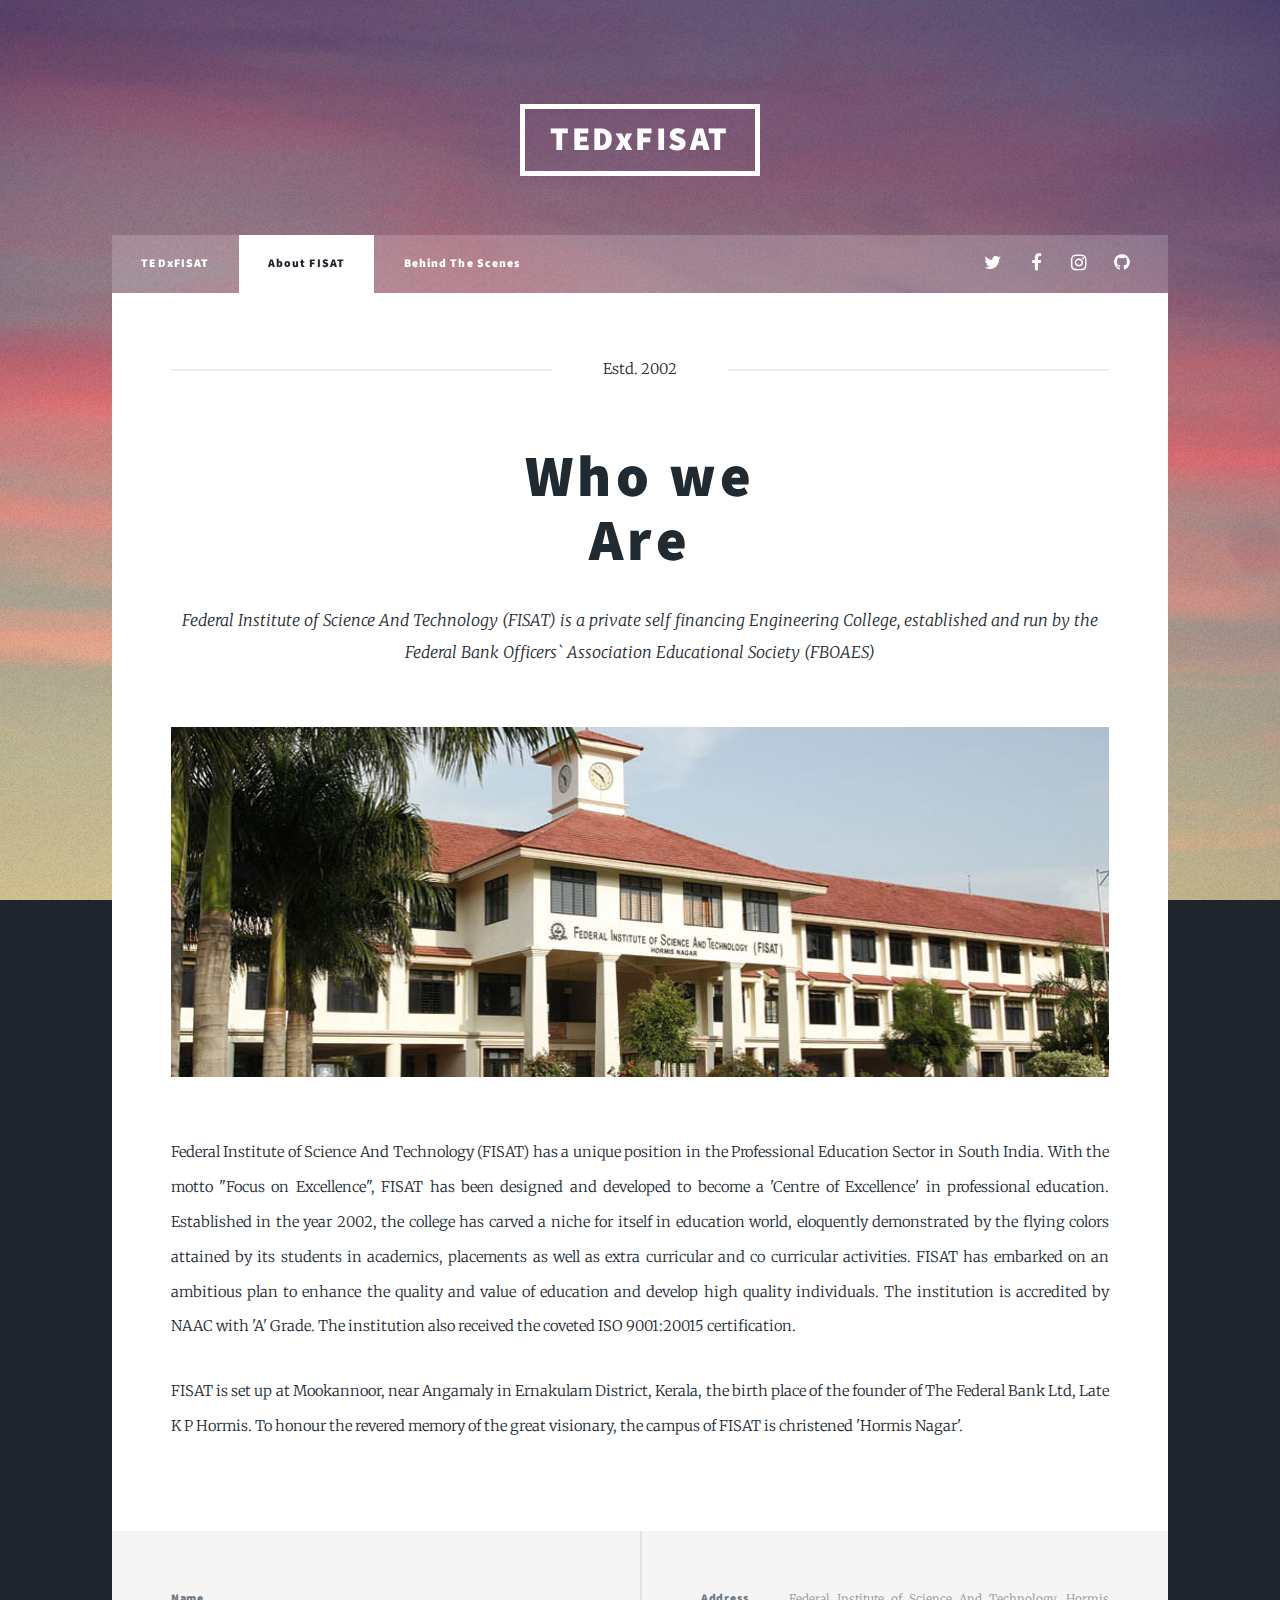
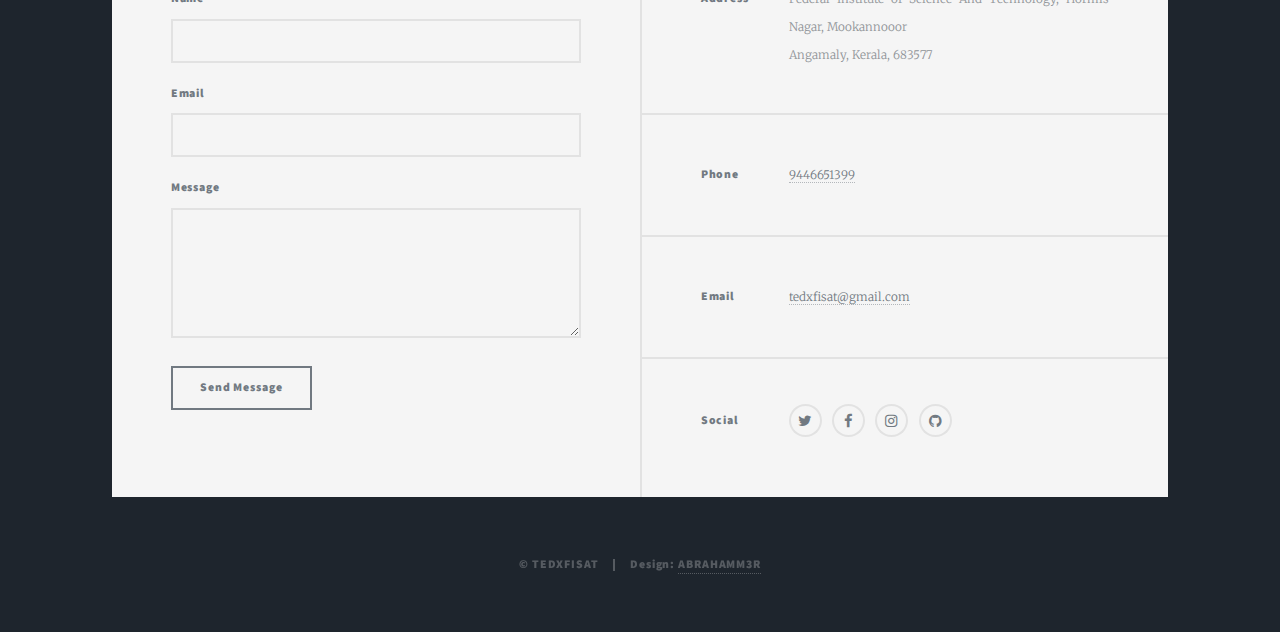
<file: generic.html>
<!DOCTYPE HTML>
<html>
	<head>
		<title>TEDxFISAT</title>
		<meta charset="utf-8" />
		<meta name="viewport" content="width=device-width, initial-scale=1, user-scalable=no" />
		<link rel="stylesheet" href="assets/css/main.css" />
		<noscript><link rel="stylesheet" href="assets/css/noscript.css" /></noscript>
	</head>
	<body class="is-loading">

		<!-- Wrapper -->
			<div id="wrapper">

				<!-- Header -->
					<header id="header">
						<a href="home.html" class="logo">TEDxFISAT</a>
					</header>

				<!-- Nav -->
					<nav id="nav">
						<ul class="links">
							<li><a href="home.html">TEDxFISAT</a></li>
							<li class="active"><a href="generic.html">About FISAT</a></li>
							<li><a href="volunteers.html">Behind The Scenes</a></li>
						</ul>
						<ul class="icons">
							<li><a href="#" class="icon fa-twitter"><span class="label">Twitter</span></a></li>
							<li><a href="#" class="icon fa-facebook"><span class="label">Facebook</span></a></li>
							<li><a href="https://www.instagram.com/tedxfisat" class="icon fa-instagram"><span class="label">Instagram</span></a></li>
							<li><a href="https://github.com/abrahamjroy/TEDxFISAT/" class="icon fa-github"><span class="label">GitHub</span></a></li>
						</ul>
					</nav>

				<!-- Main -->
					<div id="main">

						<!-- Post -->
							<section class="post">
								<header class="major">
									<span class="date">Estd. 2002</span>
									<h1>Who we<br />
									Are</h1>
									<p>Federal Institute of Science And Technology (FISAT) is a private self financing Engineering College, established and run by the Federal Bank Officers` Association Educational Society (FBOAES)</p>
								</header>
								<div class="image main"><img src="images/fisat.jpg" alt="" /></div>
								<p>Federal Institute of Science And Technology (FISAT) has a unique position in the Professional Education Sector in South India. With the motto "Focus on Excellence", FISAT has been designed and developed to become a 'Centre of Excellence' in professional education.  Established in the year 2002, the college has carved a niche for itself in education world, eloquently demonstrated by the flying colors attained by its students in academics, placements as well as extra curricular and co curricular activities. FISAT has embarked on an ambitious plan to enhance the quality and value of education and develop high quality individuals. The institution is accredited by NAAC with 'A' Grade. The institution also received the coveted ISO 9001:20015 certification.</p>
								<p>FISAT is set up at Mookannoor, near Angamaly in Ernakulam District, Kerala, the birth place of the founder of The Federal Bank Ltd, Late K P Hormis. To honour the revered memory of the great visionary, the campus of FISAT is christened 'Hormis Nagar'.</p>
							</section>

					</div>

				<!-- Footer -->
					<footer id="footer">
						<section>
							<form method="post" action="#">
								<div class="field">
									<label for="name">Name</label>
									<input type="text" name="name" id="name" />
								</div>
								<div class="field">
									<label for="email">Email</label>
									<input type="text" name="email" id="email" />
								</div>
								<div class="field">
									<label for="message">Message</label>
									<textarea name="message" id="message" rows="3"></textarea>
								</div>
								<ul class="actions">
									<li><input type="submit" value="Send Message" /></li>
								</ul>
							</form>
						</section>
						<section class="split contact">
							<section class="alt">
								<h3>Address</h3>
								<p>Federal Institute of Science And Technology, Hormis Nagar, Mookannooor <br />
								Angamaly, Kerala, 683577</p>
							</section>
							<section>
								<h3>Phone</h3>
								<p><a href="tel:+919446651399">9446651399</a></p>
							</section>
							<section>
								<h3>Email</h3>
								<p><a href="mailto:tedxfisat@gmail.com?subject=TEDxFISAT">tedxfisat@gmail.com</a></p>
							</section>
							<section>
								<h3>Social</h3>
								<ul class="icons alt">
									<li><a href="#" class="icon alt fa-twitter"><span class="label">Twitter</span></a></li>
									<li><a href="#" class="icon alt fa-facebook"><span class="label">Facebook</span></a></li>
									<li><a href="https://www.instagram.com/tedxfisat" class="icon alt fa-instagram"><span class="label">Instagram</span></a></li>
									<li><a href="#" class="icon alt fa-github"><span class="label">GitHub</span></a></li>
								</ul>
							</section>
						</section>
					</footer>

				<!-- Copyright -->
					<div id="copyright">
						<ul><li>&copy; TEDXFISAT</li><li>Design: <a href="https://github.com/abrahamjroy/TEDxFISAT/">ABRAHAMM3R </a></li></ul>
					</div>

			</div>

		<!-- Scripts -->
			<script src="assets/js/jquery.min.js"></script>
			<script src="assets/js/jquery.scrollex.min.js"></script>
			<script src="assets/js/jquery.scrolly.min.js"></script>
			<script src="assets/js/skel.min.js"></script>
			<script src="assets/js/util.js"></script>
			<script src="assets/js/main.js"></script>

	</body>
</html>
</file>
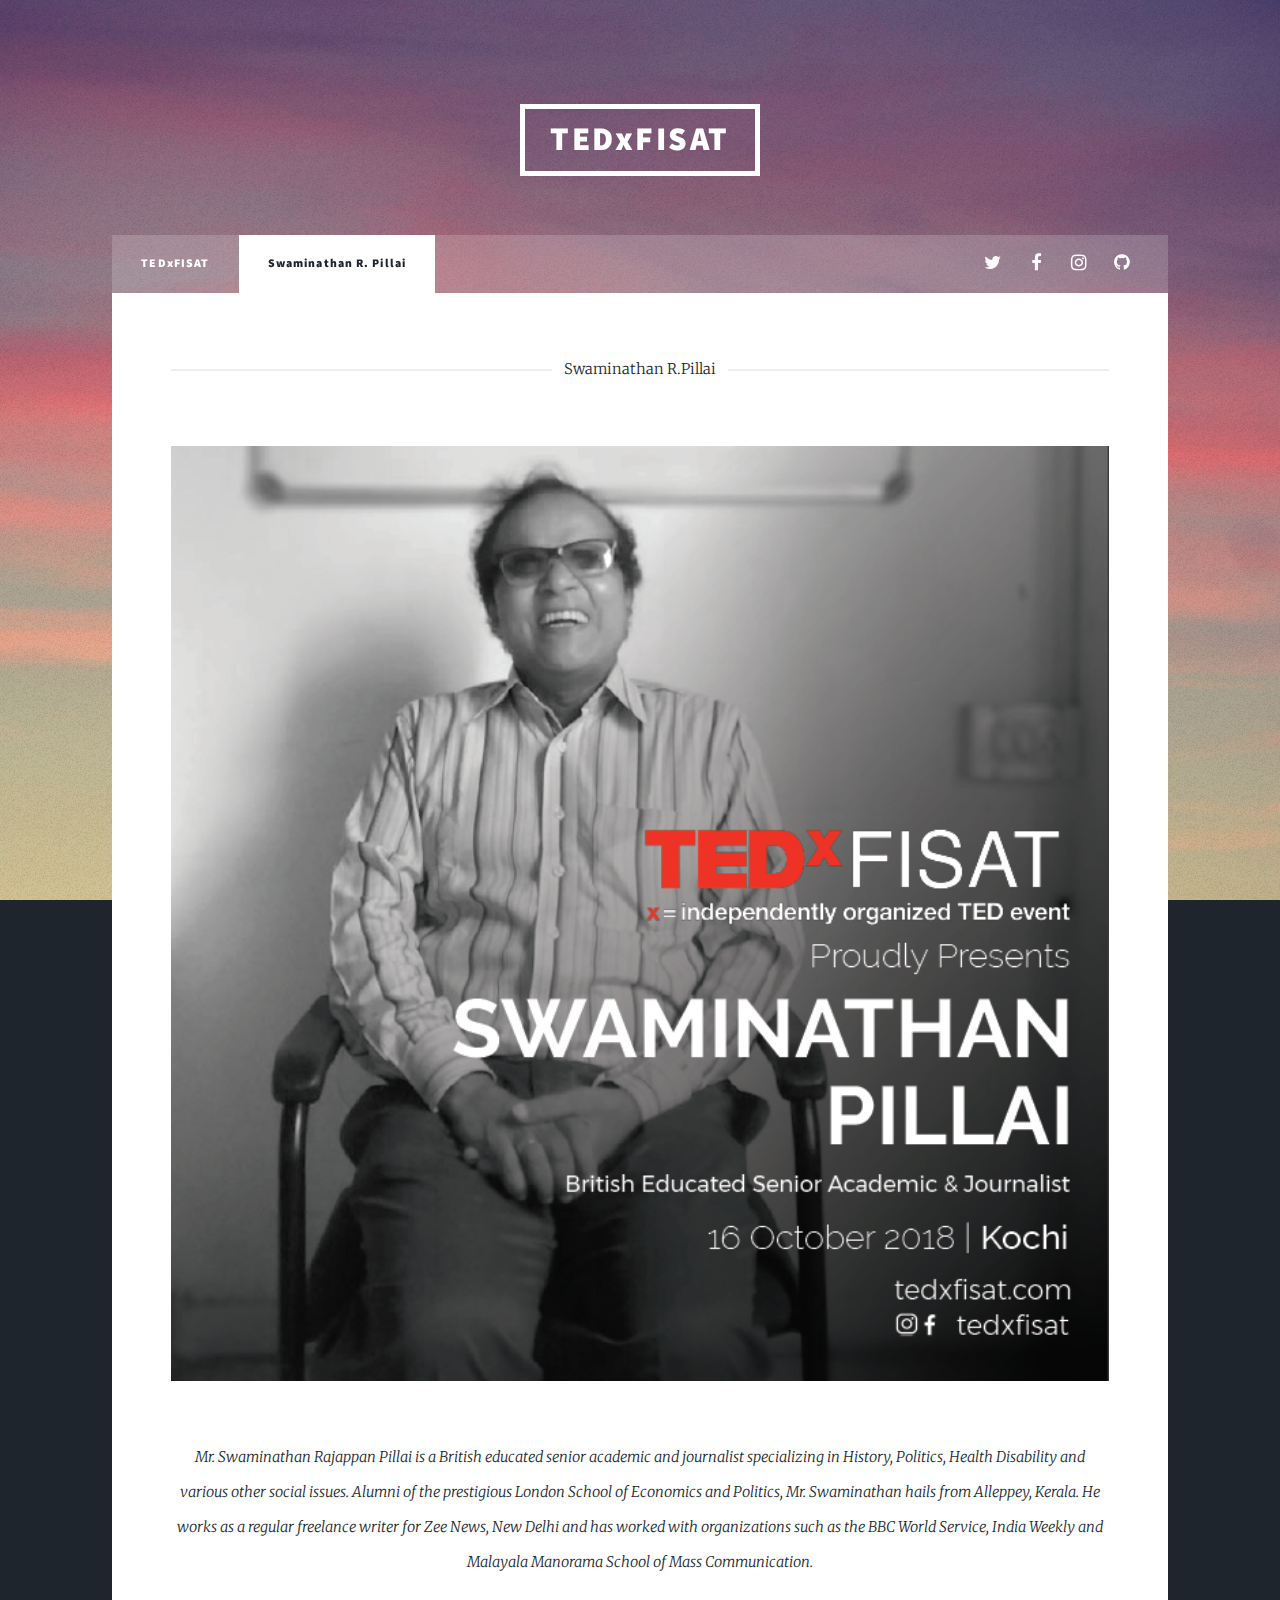
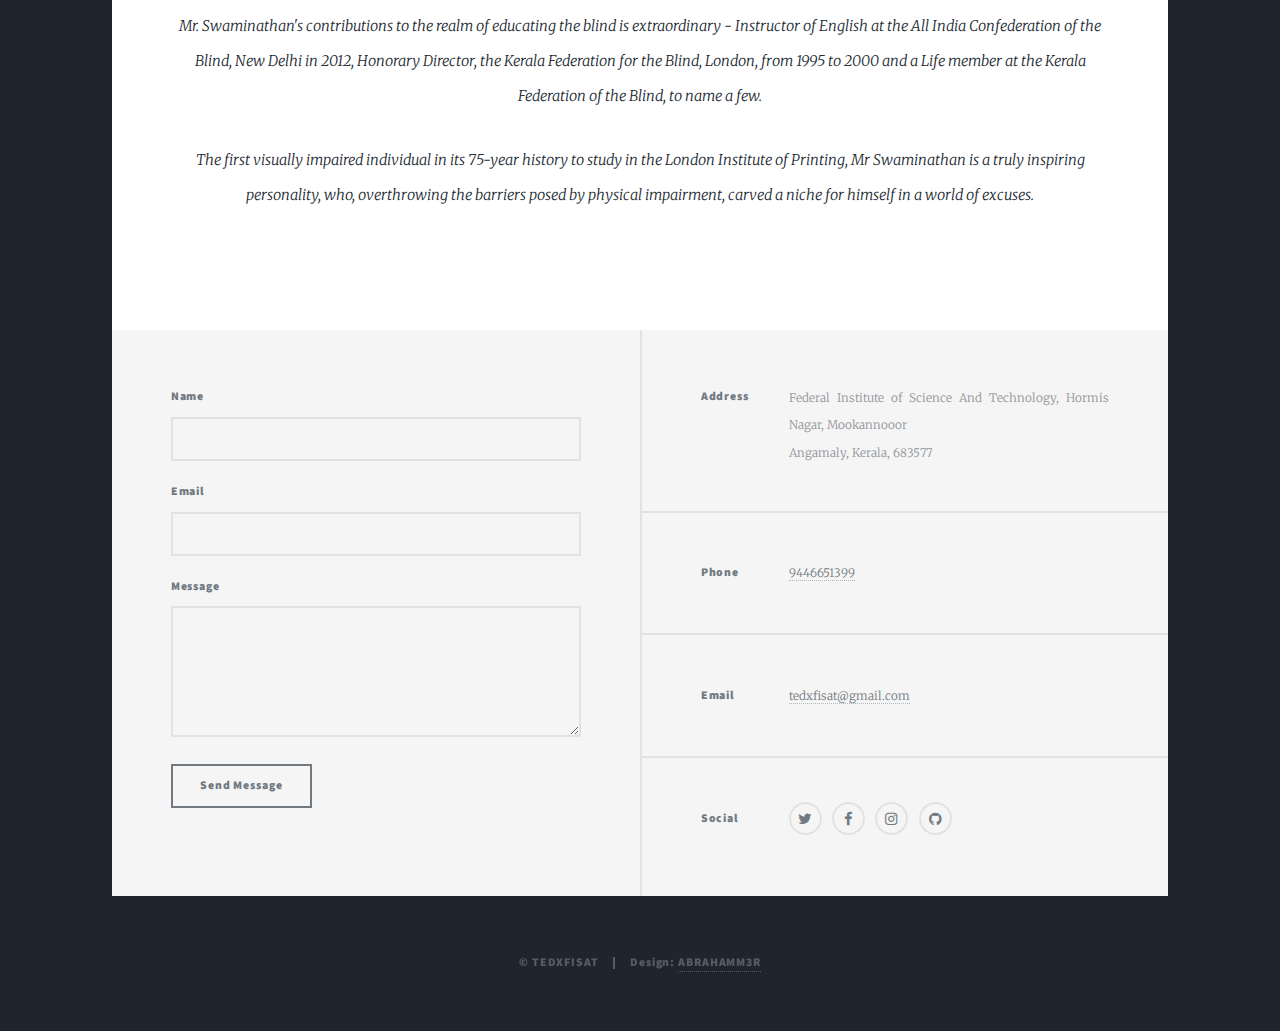
<file: SRP.html>
<!DOCTYPE HTML>
<html>
	<head>
		<title>TEDxFISAT</title>
		<meta charset="utf-8" />
		<meta name="viewport" content="width=device-width, initial-scale=1, user-scalable=no" />
		<link rel="stylesheet" href="assets/css/main.css" />
		<noscript><link rel="stylesheet" href="assets/css/noscript.css" /></noscript>
	</head>
	<body class="is-loading">

		<!-- Wrapper -->
			<div id="wrapper">

				<!-- Header -->
					<header id="header">
						<a href="home.html" class="logo">TEDxFISAT</a>
					</header>

				<!-- Nav -->
					<nav id="nav">
						<ul class="links">
							<li><a href="home.html">TEDxFISAT</a></li>
							<li class="active"><a href="SRP.html">Swaminathan R. Pillai</a></li>
						</ul>
						<ul class="icons">
							<li><a href="#" class="icon fa-twitter"><span class="label">Twitter</span></a></li>
							<li><a href="https://www.facebook.com/TedxFisat-2088467018144154/?ref=page_internal" class="icon fa-facebook"><span class="label">Facebook</span></a></li>
							<li><a href="https://www.instagram.com/tedxfisat" class="icon fa-instagram"><span class="label">Instagram</span></a></li>
							<li><a href="https://github.com/abrahamjroy/TEDxFISAT/" class="icon fa-github"><span class="label">GitHub</span></a></li>
						</ul>
					</nav>

				<!-- Main -->
					<div id="main">

						<!-- Post -->
							<section class="post">
								<header class="major">
									<span class="date">Swaminathan R.Pillai</span>
<a class="image main"><img src="images/SRP.png" alt="" /></a>
<p>Mr. Swaminathan Rajappan Pillai is a British educated senior academic and journalist specializing in History, Politics, Health Disability and various other social issues. Alumni of the prestigious London School of Economics and Politics, Mr. Swaminathan hails from Alleppey, Kerala. He works as a regular freelance writer for Zee News, New Delhi and has worked with organizations such as the BBC World Service, India Weekly and Malayala Manorama School of Mass Communication.</p>

<p>Mr. Swaminathan's contributions to the realm of educating the blind is extraordinary - Instructor of English at the All India Confederation of the Blind, New Delhi in 2012, Honorary Director, the Kerala Federation for the Blind, London, from 1995 to 2000 and a Life member at the Kerala Federation of the Blind, to name a few.</p>

<p>The first visually impaired individual in its 75-year history to study in the London Institute of Printing, Mr Swaminathan is a truly inspiring personality, who, overthrowing the barriers posed by physical impairment, carved a niche for himself in a world of excuses.</p>
									</header>

							</section>

					</div>

				<!-- Footer -->
					<footer id="footer">
						<section>
							<form method="post" action="#">
								<div class="field">
									<label for="name">Name</label>
									<input type="text" name="name" id="name" />
								</div>
								<div class="field">
									<label for="email">Email</label>
									<input type="text" name="email" id="email" />
								</div>
								<div class="field">
									<label for="message">Message</label>
									<textarea name="message" id="message" rows="3"></textarea>
								</div>
								<ul class="actions">
									<li><input type="submit" value="Send Message" /></li>
								</ul>
							</form>
						</section>
						<section class="split contact">
							<section class="alt">
								<h3>Address</h3>
								<p>Federal Institute of Science And Technology, Hormis Nagar, Mookannooor <br />
								Angamaly, Kerala, 683577</p>
							</section>
							<section>
								<h3>Phone</h3>
								<p><a href="tel:+919446651399">9446651399</a></p>
							</section>
							<section>
								<h3>Email</h3>
								<p><a href="mailto:tedxfisat@gmail.com?subject=TEDxFISAT">tedxfisat@gmail.com</a></p>
							</section>
							<section>
								<h3>Social</h3>
								<ul class="icons alt">
									<li><a href="#" class="icon alt fa-twitter"><span class="label">Twitter</span></a></li>
									<li><a href="#" class="icon alt fa-facebook"><span class="label">Facebook</span></a></li>
									<li><a href="https://www.instagram.com/tedxfisat" class="icon alt fa-instagram"><span class="label">Instagram</span></a></li>
									<li><a href="#" class="icon alt fa-github"><span class="label">GitHub</span></a></li>
								</ul>
							</section>
						</section>
					</footer>

				<!-- Copyright -->
					<div id="copyright">
						<ul><li>&copy; TEDXFISAT</li><li>Design: <a href="https://github.com/abrahamjroy/TEDxFISAT/">ABRAHAMM3R </a></li></ul>
					</div>

			</div>

		<!-- Scripts -->
			<script src="assets/js/jquery.min.js"></script>
			<script src="assets/js/jquery.scrollex.min.js"></script>
			<script src="assets/js/jquery.scrolly.min.js"></script>
			<script src="assets/js/skel.min.js"></script>
			<script src="assets/js/util.js"></script>
			<script src="assets/js/main.js"></script>

	</body>
</html>
</file>
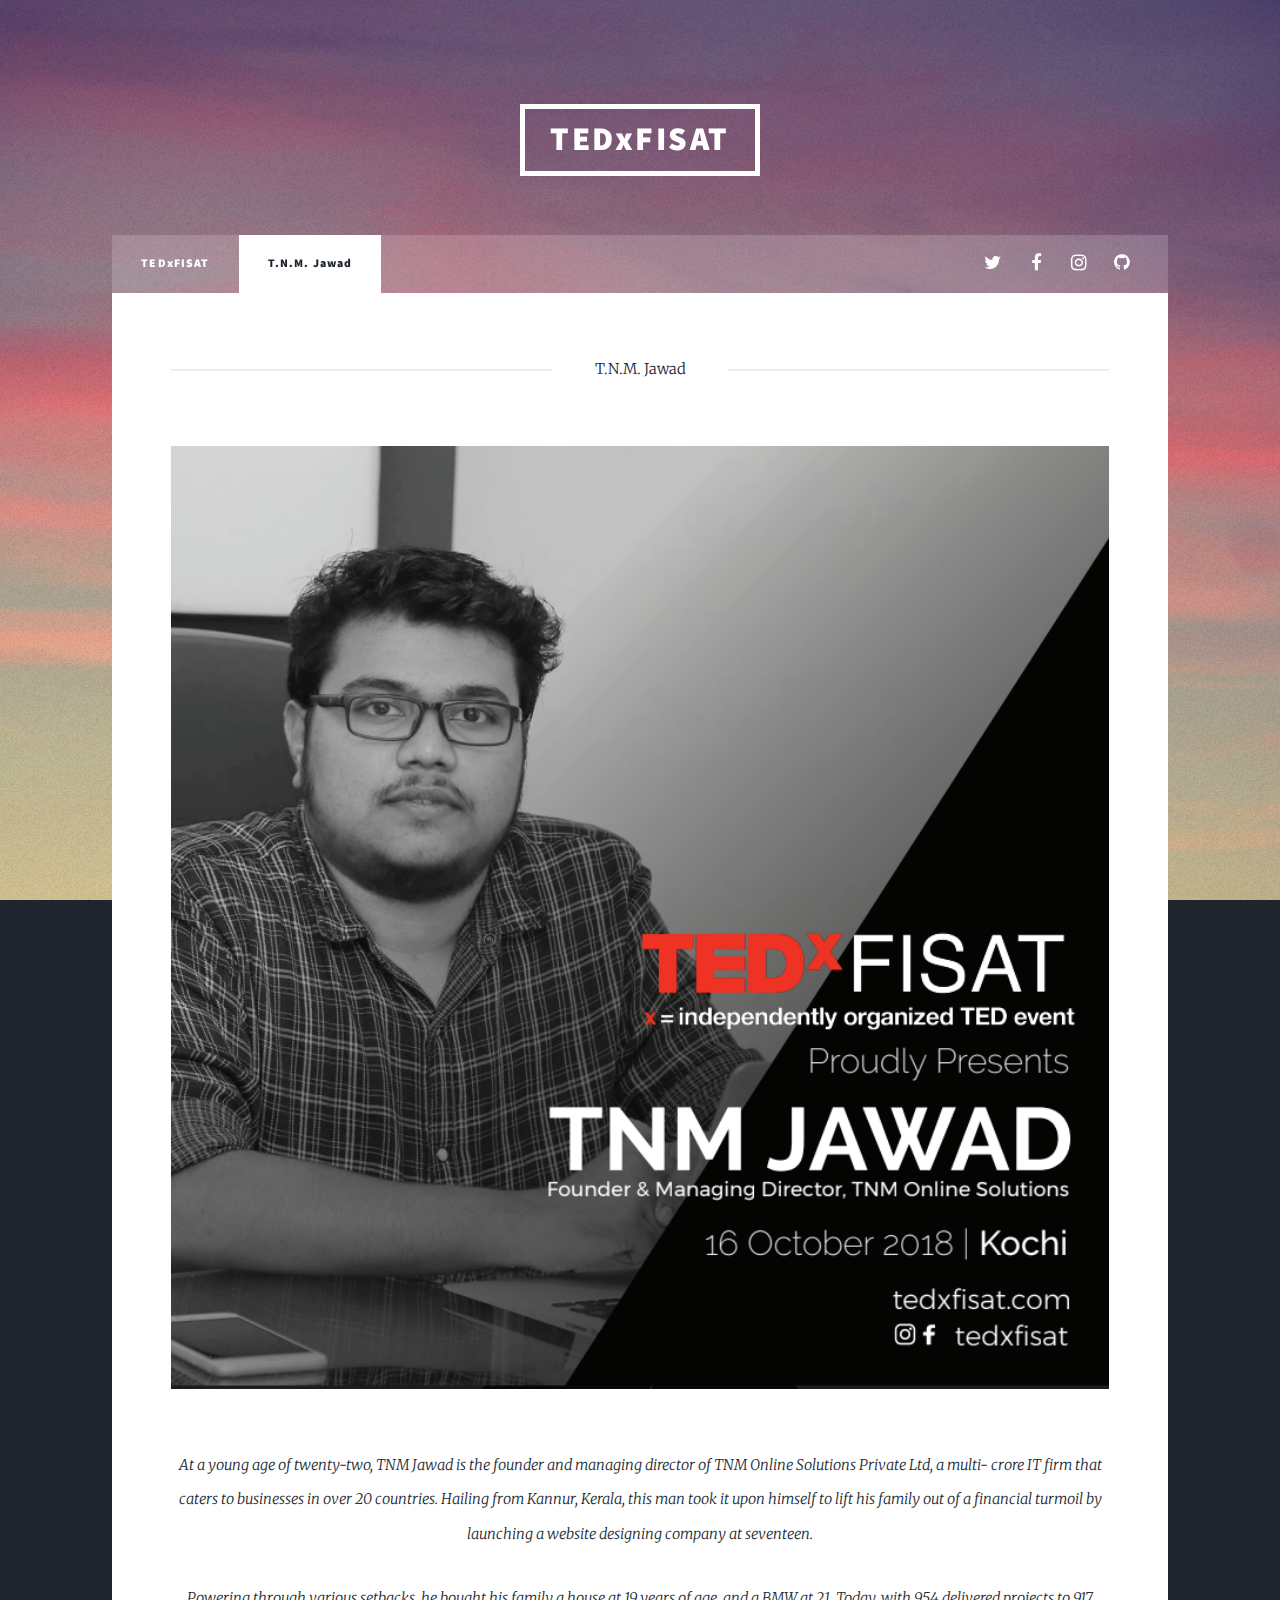
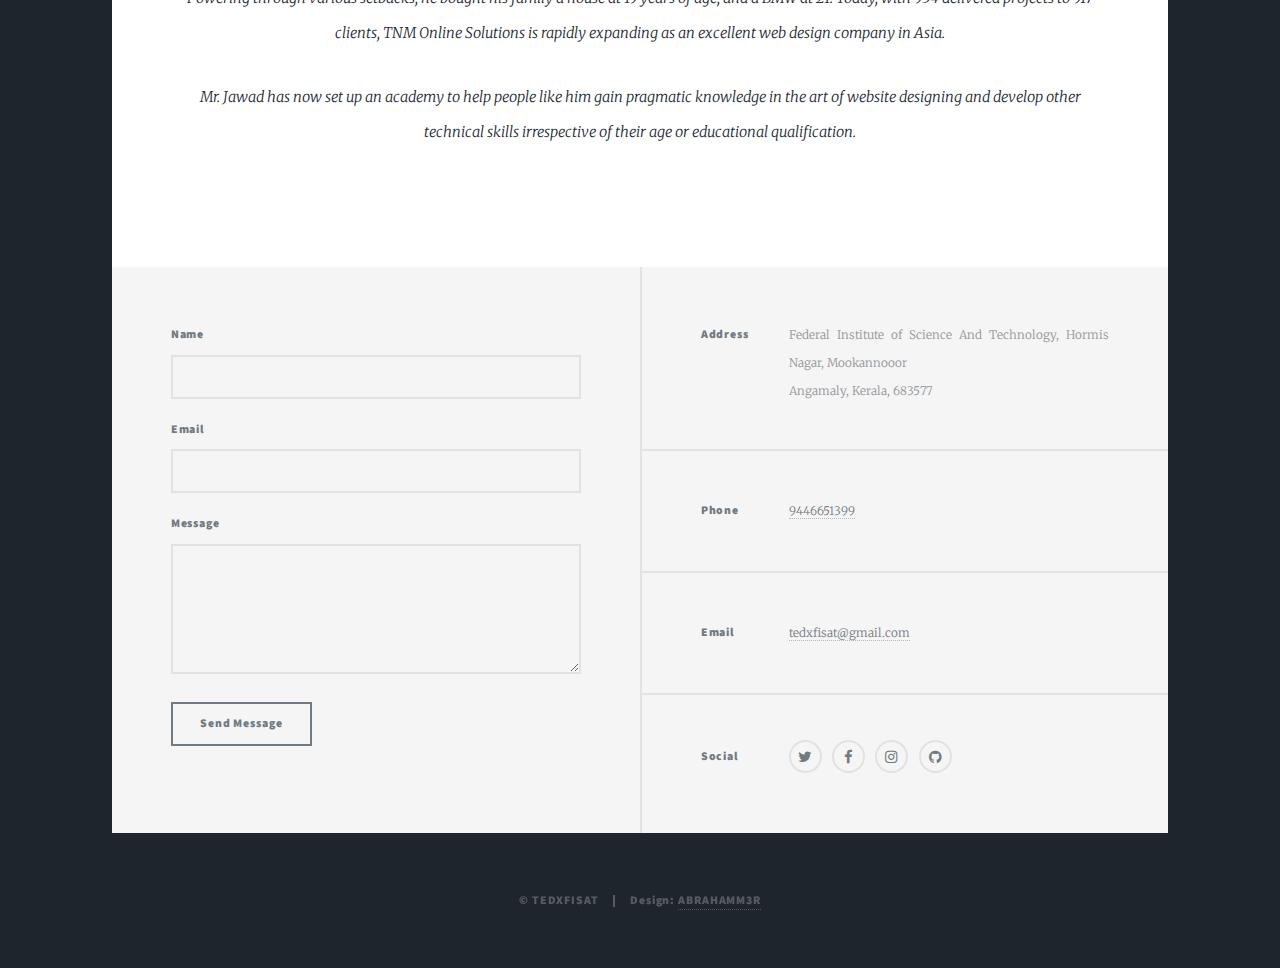
<file: TNM.html>
<!DOCTYPE HTML>
<html>
	<head>
		<title>TEDxFISAT</title>
		<meta charset="utf-8" />
		<meta name="viewport" content="width=device-width, initial-scale=1, user-scalable=no" />
		<link rel="stylesheet" href="assets/css/main.css" />
		<noscript><link rel="stylesheet" href="assets/css/noscript.css" /></noscript>
	</head>
	<body class="is-loading">

		<!-- Wrapper -->
			<div id="wrapper">

				<!-- Header -->
					<header id="header">
						<a href="home.html" class="logo">TEDxFISAT</a>
					</header>

				<!-- Nav -->
					<nav id="nav">
						<ul class="links">
							<li><a href="home.html">TEDxFISAT</a></li>
							<li class="active"><a href="TNM.html">T.N.M. Jawad</a></li>
						</ul>
						<ul class="icons">
							<li><a href="#" class="icon fa-twitter"><span class="label">Twitter</span></a></li>
							<li><a href="https://www.facebook.com/TedxFisat-2088467018144154/?ref=page_internal" class="icon fa-facebook"><span class="label">Facebook</span></a></li>
							<li><a href="https://www.instagram.com/tedxfisat" class="icon fa-instagram"><span class="label">Instagram</span></a></li>
							<li><a href="https://github.com/abrahamjroy/TEDxFISAT/" class="icon fa-github"><span class="label">GitHub</span></a></li>
						</ul>
					</nav>

				<!-- Main -->
					<div id="main">

						<!-- Post -->
							<section class="post">
								<header class="major">
									<span class="date">T.N.M. Jawad</span>
<a class="image main"><img src="images/TNM.png" alt="" /></a>
<p>At a young age of twenty-two, TNM Jawad is the founder and
managing director of TNM Online Solutions Private Ltd, a multi-
crore IT firm that caters to businesses in over 20 countries. Hailing from Kannur, Kerala, this man took it upon himself to lift his family out of a financial turmoil by launching a website designing company at seventeen.</p>

<p>Powering through various setbacks, he bought his family
a house at 19 years of age, and a BMW at 21. Today, with 954
delivered projects to 917 clients, TNM Online Solutions is rapidly expanding as an excellent web design company in Asia.</p>

<p>Mr. Jawad has now set up an academy to help people like him gain pragmatic knowledge in the art of website designing and develop other technical skills irrespective of their age or educational qualification.</p>
									</header>

							</section>

					</div>

				<!-- Footer -->
					<footer id="footer">
						<section>
							<form method="post" action="#">
								<div class="field">
									<label for="name">Name</label>
									<input type="text" name="name" id="name" />
								</div>
								<div class="field">
									<label for="email">Email</label>
									<input type="text" name="email" id="email" />
								</div>
								<div class="field">
									<label for="message">Message</label>
									<textarea name="message" id="message" rows="3"></textarea>
								</div>
								<ul class="actions">
									<li><input type="submit" value="Send Message" /></li>
								</ul>
							</form>
						</section>
						<section class="split contact">
							<section class="alt">
								<h3>Address</h3>
								<p>Federal Institute of Science And Technology, Hormis Nagar, Mookannooor <br />
								Angamaly, Kerala, 683577</p>
							</section>
							<section>
								<h3>Phone</h3>
								<p><a href="tel:+919446651399">9446651399</a></p>
							</section>
							<section>
								<h3>Email</h3>
								<p><a href="mailto:tedxfisat@gmail.com?subject=TEDxFISAT">tedxfisat@gmail.com</a></p>
							</section>
							<section>
								<h3>Social</h3>
								<ul class="icons alt">
									<li><a href="#" class="icon alt fa-twitter"><span class="label">Twitter</span></a></li>
									<li><a href="#" class="icon alt fa-facebook"><span class="label">Facebook</span></a></li>
									<li><a href="https://www.instagram.com/tedxfisat" class="icon alt fa-instagram"><span class="label">Instagram</span></a></li>
									<li><a href="#" class="icon alt fa-github"><span class="label">GitHub</span></a></li>
								</ul>
							</section>
						</section>
					</footer>

				<!-- Copyright -->
					<div id="copyright">
						<ul><li>&copy; TEDXFISAT</li><li>Design: <a href="https://github.com/abrahamjroy/TEDxFISAT/">ABRAHAMM3R </a></li></ul>
					</div>

			</div>

		<!-- Scripts -->
			<script src="assets/js/jquery.min.js"></script>
			<script src="assets/js/jquery.scrollex.min.js"></script>
			<script src="assets/js/jquery.scrolly.min.js"></script>
			<script src="assets/js/skel.min.js"></script>
			<script src="assets/js/util.js"></script>
			<script src="assets/js/main.js"></script>

	</body>
</html>
</file>
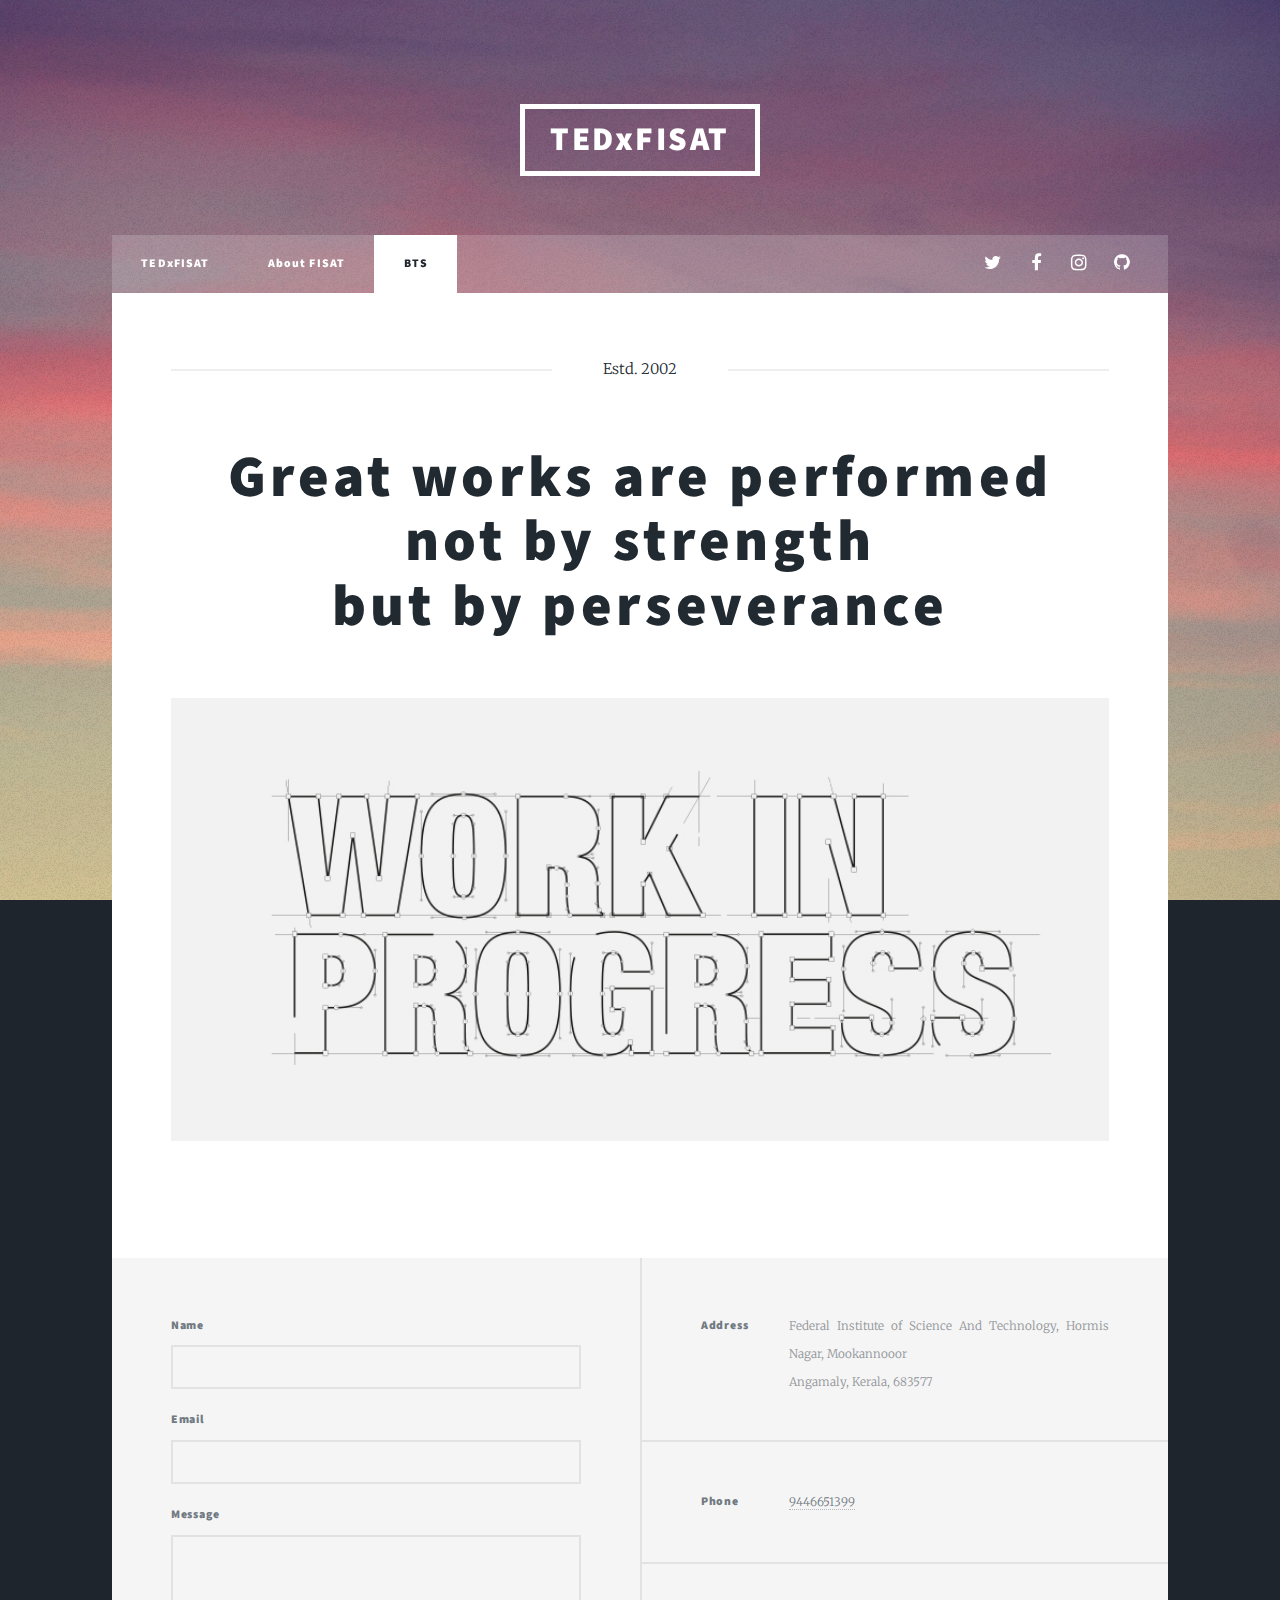
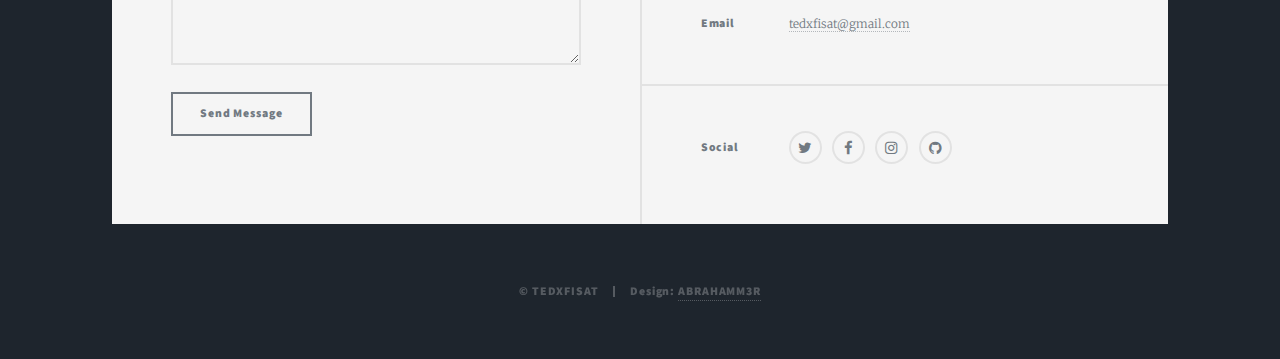
<file: volunteers.html>
<!DOCTYPE HTML>
<html>
	<head>
		<title>TEDxFISAT</title>
		<meta charset="utf-8" />
		<meta name="viewport" content="width=device-width, initial-scale=1, user-scalable=no" />
		<link rel="stylesheet" href="assets/css/main.css" />
		<noscript><link rel="stylesheet" href="assets/css/noscript.css" /></noscript>
	</head>
	<body class="is-loading">

		<!-- Wrapper -->
			<div id="wrapper">

				<!-- Header -->
					<header id="header">
						<a href="index.html" class="logo">TEDxFISAT</a>
					</header>

				<!-- Nav -->
					<nav id="nav">
						<ul class="links">
							<li><a href="home.html">TEDxFISAT</a></li>
							<li ><a href="generic.html">About FISAT</a></li>
							<li class="active"><a href="volunteers.html">BTS</a></li>
						</ul>
						<ul class="icons">
							<li><a href="#" class="icon fa-twitter"><span class="label">Twitter</span></a></li>
							<li><a href="#" class="icon fa-facebook"><span class="label">Facebook</span></a></li>
							<li><a href="https://www.instagram.com/tedxfisat" class="icon fa-instagram"><span class="label">Instagram</span></a></li>
							<li><a href="https://github.com/abrahamjroy/TEDxFISAT/" class="icon fa-github"><span class="label">GitHub</span></a></li>
						</ul>
					</nav>

				<!-- Main -->
					<div id="main">

						<!-- Post -->
							<section class="post">
								<header class="major">
									<span class="date">Estd. 2002</span>
									<h1>Great works are performed not by strength<br />
									but by perseverance</h1>
									<p></p>
								</header>
								<div class="image main"><img src="images/wip.jpg" alt="" /></div>
								<p></p>
								<p></p>
							</section>

					</div>

				<!-- Footer -->
					<footer id="footer">
						<section>
							<form method="post" action="#">
								<div class="field">
									<label for="name">Name</label>
									<input type="text" name="name" id="name" />
								</div>
								<div class="field">
									<label for="email">Email</label>
									<input type="text" name="email" id="email" />
								</div>
								<div class="field">
									<label for="message">Message</label>
									<textarea name="message" id="message" rows="3"></textarea>
								</div>
								<ul class="actions">
									<li><input type="submit" value="Send Message" /></li>
								</ul>
							</form>
						</section>
						<section class="split contact">
							<section class="alt">
								<h3>Address</h3>
								<p>Federal Institute of Science And Technology, Hormis Nagar, Mookannooor <br />
								Angamaly, Kerala, 683577</p>
							</section>
							<section>
								<h3>Phone</h3>
								<p><a href="tel:+919446651399">9446651399</a></p>
							</section>
							<section>
								<h3>Email</h3>
								<p><a href="mailto:tedxfisat@gmail.com?subject=TEDxFISAT">tedxfisat@gmail.com</a></p>
							</section>
							<section>
								<h3>Social</h3>
								<ul class="icons alt">
									<li><a href="#" class="icon alt fa-twitter"><span class="label">Twitter</span></a></li>
									<li><a href="#" class="icon alt fa-facebook"><span class="label">Facebook</span></a></li>
									<li><a href="https://www.instagram.com/tedxfisat" class="icon alt fa-instagram"><span class="label">Instagram</span></a></li>
									<li><a href="#" class="icon alt fa-github"><span class="label">GitHub</span></a></li>
								</ul>
							</section>
						</section>
					</footer>

				<!-- Copyright -->
					<div id="copyright">
						<ul><li>&copy; TEDXFISAT</li><li>Design: <a href="https://github.com/abrahamjroy/TEDxFISAT/">ABRAHAMM3R </a></li></ul>
					</div>

			</div>

		<!-- Scripts -->
			<script src="assets/js/jquery.min.js"></script>
			<script src="assets/js/jquery.scrollex.min.js"></script>
			<script src="assets/js/jquery.scrolly.min.js"></script>
			<script src="assets/js/skel.min.js"></script>
			<script src="assets/js/util.js"></script>
			<script src="assets/js/main.js"></script>

	</body>
</html>
</file>
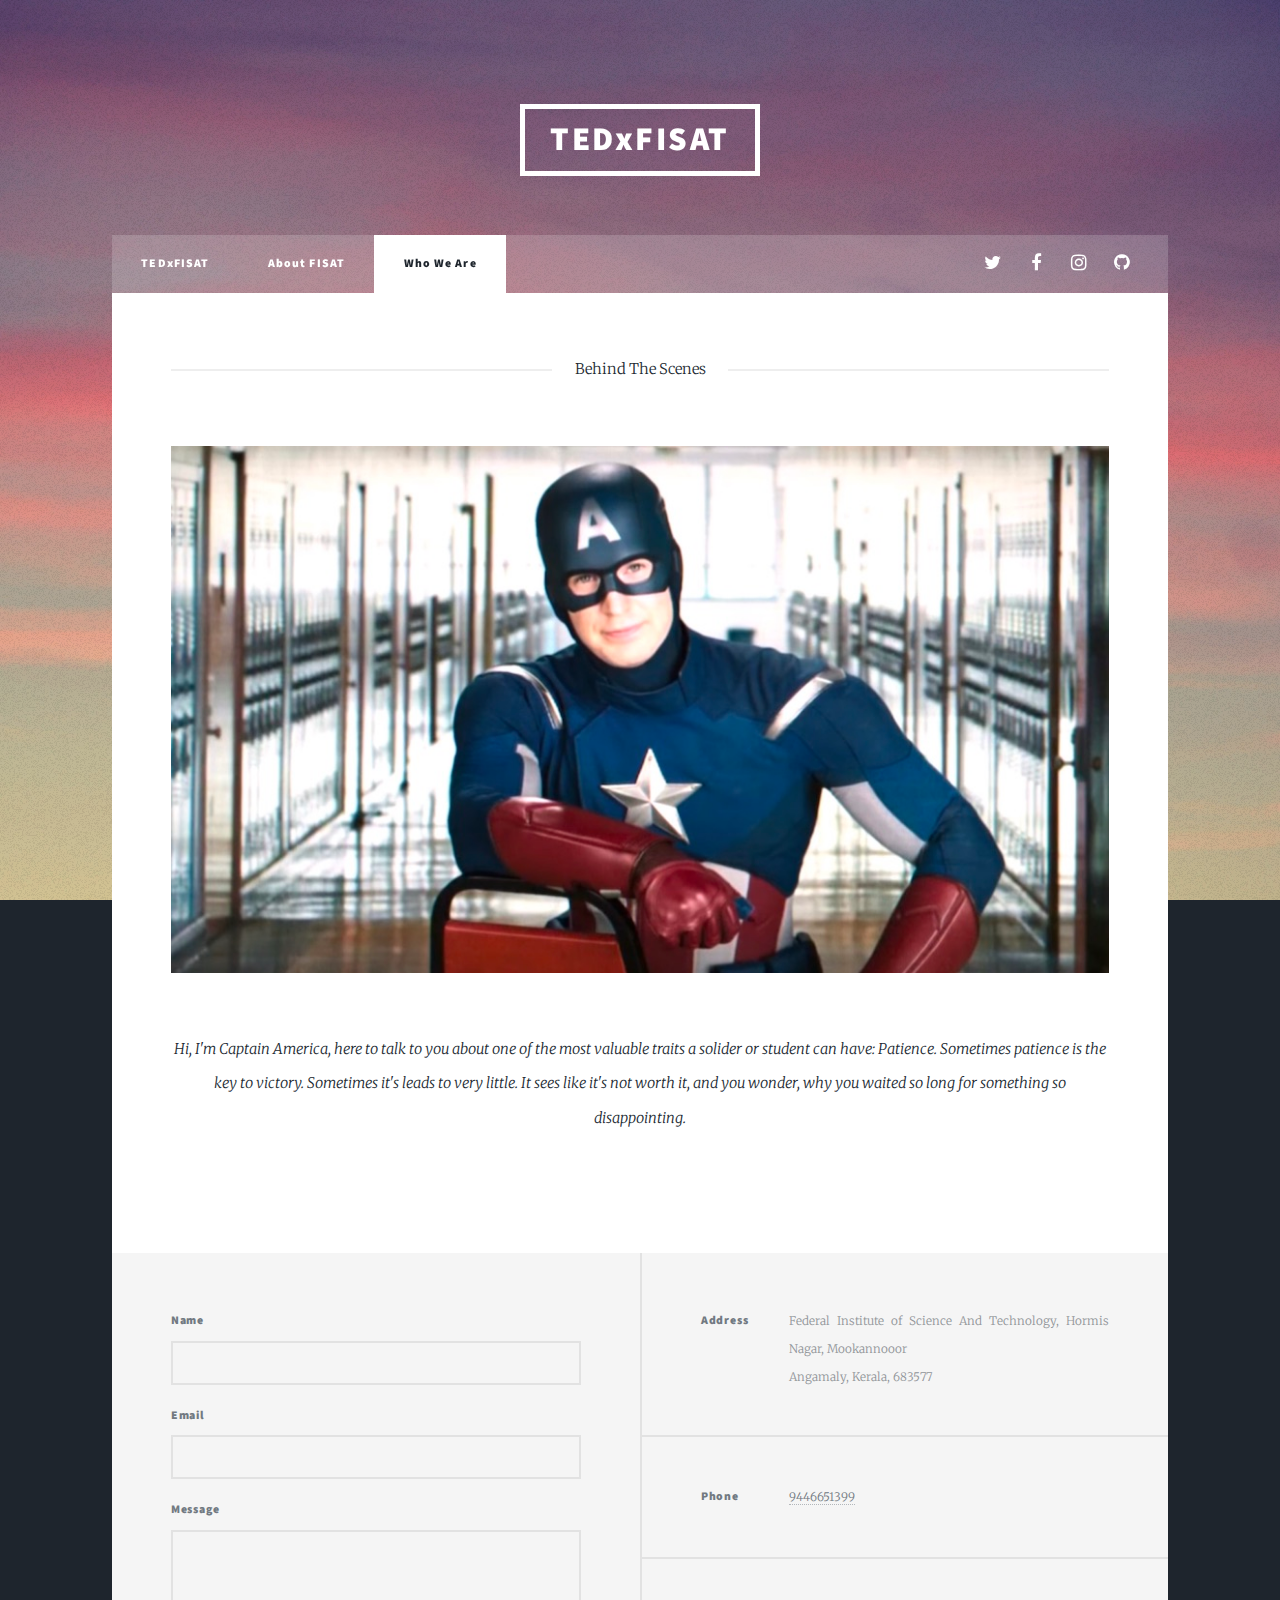
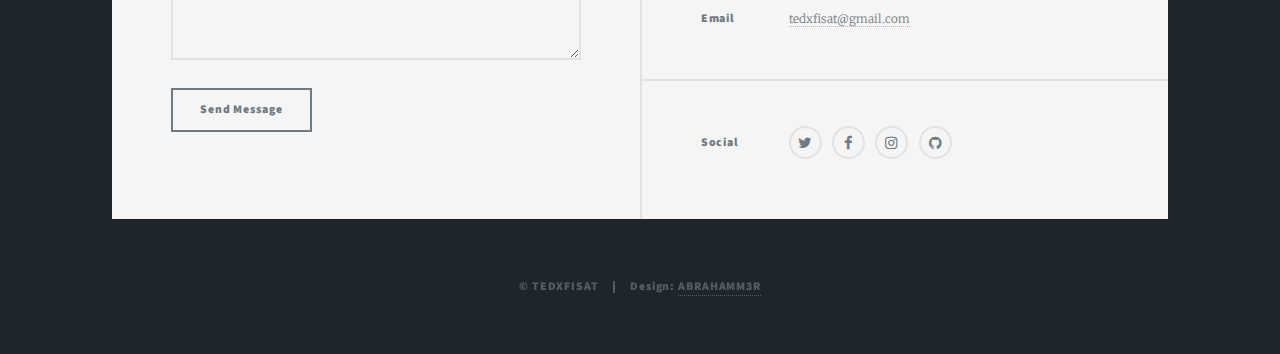
<file: weneedyou.html>
<!DOCTYPE HTML>
<html>
	<head>
		<title>TEDxFISAT</title>
		<meta charset="utf-8" />
		<meta name="viewport" content="width=device-width, initial-scale=1, user-scalable=no" />
		<link rel="stylesheet" href="assets/css/main.css" />
		<noscript><link rel="stylesheet" href="assets/css/noscript.css" /></noscript>
	</head>
	<body class="is-loading">

		<!-- Wrapper -->
			<div id="wrapper">

				<!-- Header -->
					<header id="header">
						<a href="index.html" class="logo">TEDxFISAT</a>
					</header>

				<!-- Nav -->
					<nav id="nav">
						<ul class="links">
							<li><a href="home.html">TEDxFISAT</a></li>
							<li ><a href="generic.html">About FISAT</a></li>
							<li class="active"><a href="weneedyou.html">Who We Are</a></li>
						</ul>
						<ul class="icons">
							<li><a href="#" class="icon fa-twitter"><span class="label">Twitter</span></a></li>
							<li><a href="https://www.facebook.com/TedxFisat-2088467018144154/?ref=page_internal" class="icon fa-facebook"><span class="label">Facebook</span></a></li>
							<li><a href="https://www.instagram.com/tedxfisat" class="icon fa-instagram"><span class="label">Instagram</span></a></li>
							<li><a href="https://github.com/abrahamjroy/TEDxFISAT/" class="icon fa-github"><span class="label">GitHub</span></a></li>
						</ul>
					</nav>

				<!-- Main -->
					<div id="main">

						<!-- Post -->
							<section class="post">
								<header class="major">
									<span class="date">Behind The Scenes</span>
<a class="image main"><img src="images/cap.jpg" alt="" /></a>
<p>Hi, I'm Captain America, here to talk to you about one of the most valuable traits a solider or student can have: Patience. Sometimes patience is the key to victory. Sometimes it's leads to very little. It sees like it's not worth it, and you wonder, why you waited so long for something so disappointing.</p>
									</header>

							</section>

					</div>

				<!-- Footer -->
					<footer id="footer">
						<section>
							<form method="post" action="#">
								<div class="field">
									<label for="name">Name</label>
									<input type="text" name="name" id="name" />
								</div>
								<div class="field">
									<label for="email">Email</label>
									<input type="text" name="email" id="email" />
								</div>
								<div class="field">
									<label for="message">Message</label>
									<textarea name="message" id="message" rows="3"></textarea>
								</div>
								<ul class="actions">
									<li><input type="submit" value="Send Message" /></li>
								</ul>
							</form>
						</section>
						<section class="split contact">
							<section class="alt">
								<h3>Address</h3>
								<p>Federal Institute of Science And Technology, Hormis Nagar, Mookannooor <br />
								Angamaly, Kerala, 683577</p>
							</section>
							<section>
								<h3>Phone</h3>
								<p><a href="tel:+919446651399">9446651399</a></p>
							</section>
							<section>
								<h3>Email</h3>
								<p><a href="mailto:tedxfisat@gmail.com?subject=TEDxFISAT">tedxfisat@gmail.com</a></p>
							</section>
							<section>
								<h3>Social</h3>
								<ul class="icons alt">
									<li><a href="#" class="icon alt fa-twitter"><span class="label">Twitter</span></a></li>
									<li><a href="#" class="icon alt fa-facebook"><span class="label">Facebook</span></a></li>
									<li><a href="https://www.instagram.com/tedxfisat" class="icon alt fa-instagram"><span class="label">Instagram</span></a></li>
									<li><a href="#" class="icon alt fa-github"><span class="label">GitHub</span></a></li>
								</ul>
							</section>
						</section>
					</footer>

				<!-- Copyright -->
					<div id="copyright">
						<ul><li>&copy; TEDXFISAT</li><li>Design: <a href="https://github.com/abrahamjroy/TEDxFISAT/">ABRAHAMM3R </a></li></ul>
					</div>

			</div>

		<!-- Scripts -->
			<script src="assets/js/jquery.min.js"></script>
			<script src="assets/js/jquery.scrollex.min.js"></script>
			<script src="assets/js/jquery.scrolly.min.js"></script>
			<script src="assets/js/skel.min.js"></script>
			<script src="assets/js/util.js"></script>
			<script src="assets/js/main.js"></script>

	</body>
</html>
</file>
<file: assets/css/main.css>
@import url(font-awesome.min.css);
@import url("https://fonts.googleapis.com/css?family=Merriweather:300,700,300italic,700italic|Source+Sans+Pro:900");

/*
	Massively by HTML5 UP
	html5up.net | @ajlkn
	Free for personal and commercial use under the CCA 3.0 license (html5up.net/license)
*/

/* Reset */

	html, body, div, span, applet, object, iframe, h1, h2, h3, h4, h5, h6, p, blockquote, pre, a, abbr, acronym, address, big, cite, code, del, dfn, em, img, ins, kbd, q, s, samp, small, strike, strong, sub, sup, tt, var, b, u, i, center, dl, dt, dd, ol, ul, li, fieldset, form, label, legend, table, caption, tbody, tfoot, thead, tr, th, td, article, aside, canvas, details, embed, figure, figcaption, footer, header, hgroup, menu, nav, output, ruby, section, summary, time, mark, audio, video {
		margin: 0;
		padding: 0;
		border: 0;
		font-size: 100%;
		font: inherit;
		vertical-align: baseline;
	}

	article, aside, details, figcaption, figure, footer, header, hgroup, menu, nav, section {
		display: block;
	}

	body {
		line-height: 1;
	}

	ol, ul {
		list-style: none;
	}

	blockquote, q {
		quotes: none;
	}

	blockquote:before, blockquote:after, q:before, q:after {
		content: '';
		content: none;
	}

	table {
		border-collapse: collapse;
		border-spacing: 0;
	}

	body {
		-webkit-text-size-adjust: none;
	}

/* Box Model */

	*, *:before, *:after {
		-moz-box-sizing: border-box;
		-webkit-box-sizing: border-box;
		box-sizing: border-box;
	}
/* Slideshow */
.container {
    width: 100%;
    height: 1000px;
    position: relative;
 
    .slide {
        z-index: 1;
        position: absolute;
        width: 100%;
        top: 0;
        left: 0;
        height: 100%;
        transition: opacity 1s ease-in-out;
 
        background-position: center center;
        background-repeat: no-repeat;
        background-size: cover;
 
        opacity: 0;
 
        &.show {
            opacity: 1;
        }
    }
}

/* Grid */

	.row {
		border-bottom: solid 1px transparent;
		-moz-box-sizing: border-box;
		-webkit-box-sizing: border-box;
		box-sizing: border-box;
	}

	.row > * {
		float: left;
		-moz-box-sizing: border-box;
		-webkit-box-sizing: border-box;
		box-sizing: border-box;
	}

	.row:after, .row:before {
		content: '';
		display: block;
		clear: both;
		height: 0;
	}

	.row.uniform > * > :first-child {
		margin-top: 0;
	}

	.row.uniform > * > :last-child {
		margin-bottom: 0;
	}

	.row.\30 \25 > * {
		padding: 0 0 0 0rem;
	}

	.row.\30 \25 {
		margin: 0 0 -1px 0rem;
	}

	.row.uniform.\30 \25 > * {
		padding: 0rem 0 0 0rem;
	}

	.row.uniform.\30 \25 {
		margin: 0rem 0 -1px 0rem;
	}

	.row > * {
		padding: 0 0 0 1.5rem;
	}

	.row {
		margin: 0 0 -1px -1.5rem;
	}

	.row.uniform > * {
		padding: 1.5rem 0 0 1.5rem;
	}

	.row.uniform {
		margin: -1.5rem 0 -1px -1.5rem;
	}

	.row.\32 00\25 > * {
		padding: 0 0 0 3rem;
	}

	.row.\32 00\25 {
		margin: 0 0 -1px -3rem;
	}

	.row.uniform.\32 00\25 > * {
		padding: 3rem 0 0 3rem;
	}

	.row.uniform.\32 00\25 {
		margin: -3rem 0 -1px -3rem;
	}

	.row.\31 50\25 > * {
		padding: 0 0 0 2.25rem;
	}

	.row.\31 50\25 {
		margin: 0 0 -1px -2.25rem;
	}

	.row.uniform.\31 50\25 > * {
		padding: 2.25rem 0 0 2.25rem;
	}

	.row.uniform.\31 50\25 {
		margin: -2.25rem 0 -1px -2.25rem;
	}

	.row.\35 0\25 > * {
		padding: 0 0 0 0.75rem;
	}

	.row.\35 0\25 {
		margin: 0 0 -1px -0.75rem;
	}

	.row.uniform.\35 0\25 > * {
		padding: 0.75rem 0 0 0.75rem;
	}

	.row.uniform.\35 0\25 {
		margin: -0.75rem 0 -1px -0.75rem;
	}

	.row.\32 5\25 > * {
		padding: 0 0 0 0.375rem;
	}

	.row.\32 5\25 {
		margin: 0 0 -1px -0.375rem;
	}

	.row.uniform.\32 5\25 > * {
		padding: 0.375rem 0 0 0.375rem;
	}

	.row.uniform.\32 5\25 {
		margin: -0.375rem 0 -1px -0.375rem;
	}

	.\31 2u, .\31 2u\24 {
		width: 100%;
		clear: none;
		margin-left: 0;
	}

	.\31 1u, .\31 1u\24 {
		width: 91.6666666667%;
		clear: none;
		margin-left: 0;
	}

	.\31 0u, .\31 0u\24 {
		width: 83.3333333333%;
		clear: none;
		margin-left: 0;
	}

	.\39 u, .\39 u\24 {
		width: 75%;
		clear: none;
		margin-left: 0;
	}

	.\38 u, .\38 u\24 {
		width: 66.6666666667%;
		clear: none;
		margin-left: 0;
	}

	.\37 u, .\37 u\24 {
		width: 58.3333333333%;
		clear: none;
		margin-left: 0;
	}

	.\36 u, .\36 u\24 {
		width: 50%;
		clear: none;
		margin-left: 0;
	}

	.\35 u, .\35 u\24 {
		width: 41.6666666667%;
		clear: none;
		margin-left: 0;
	}

	.\34 u, .\34 u\24 {
		width: 33.3333333333%;
		clear: none;
		margin-left: 0;
	}

	.\33 u, .\33 u\24 {
		width: 25%;
		clear: none;
		margin-left: 0;
	}

	.\32 u, .\32 u\24 {
		width: 16.6666666667%;
		clear: none;
		margin-left: 0;
	}

	.\31 u, .\31 u\24 {
		width: 8.3333333333%;
		clear: none;
		margin-left: 0;
	}

	.\31 2u\24 + *,
	.\31 1u\24 + *,
	.\31 0u\24 + *,
	.\39 u\24 + *,
	.\38 u\24 + *,
	.\37 u\24 + *,
	.\36 u\24 + *,
	.\35 u\24 + *,
	.\34 u\24 + *,
	.\33 u\24 + *,
	.\32 u\24 + *,
	.\31 u\24 + * {
		clear: left;
	}

	.\-11u {
		margin-left: 91.66667%;
	}

	.\-10u {
		margin-left: 83.33333%;
	}

	.\-9u {
		margin-left: 75%;
	}

	.\-8u {
		margin-left: 66.66667%;
	}

	.\-7u {
		margin-left: 58.33333%;
	}

	.\-6u {
		margin-left: 50%;
	}

	.\-5u {
		margin-left: 41.66667%;
	}

	.\-4u {
		margin-left: 33.33333%;
	}

	.\-3u {
		margin-left: 25%;
	}

	.\-2u {
		margin-left: 16.66667%;
	}

	.\-1u {
		margin-left: 8.33333%;
	}

	@media screen and (max-width: 1680px) {

		.row > * {
			padding: 0 0 0 1.5rem;
		}

		.row {
			margin: 0 0 -1px -1.5rem;
		}

		.row.uniform > * {
			padding: 1.5rem 0 0 1.5rem;
		}

		.row.uniform {
			margin: -1.5rem 0 -1px -1.5rem;
		}

		.row.\32 00\25 > * {
			padding: 0 0 0 3rem;
		}

		.row.\32 00\25 {
			margin: 0 0 -1px -3rem;
		}

		.row.uniform.\32 00\25 > * {
			padding: 3rem 0 0 3rem;
		}

		.row.uniform.\32 00\25 {
			margin: -3rem 0 -1px -3rem;
		}

		.row.\31 50\25 > * {
			padding: 0 0 0 2.25rem;
		}

		.row.\31 50\25 {
			margin: 0 0 -1px -2.25rem;
		}

		.row.uniform.\31 50\25 > * {
			padding: 2.25rem 0 0 2.25rem;
		}

		.row.uniform.\31 50\25 {
			margin: -2.25rem 0 -1px -2.25rem;
		}

		.row.\35 0\25 > * {
			padding: 0 0 0 0.75rem;
		}

		.row.\35 0\25 {
			margin: 0 0 -1px -0.75rem;
		}

		.row.uniform.\35 0\25 > * {
			padding: 0.75rem 0 0 0.75rem;
		}

		.row.uniform.\35 0\25 {
			margin: -0.75rem 0 -1px -0.75rem;
		}

		.row.\32 5\25 > * {
			padding: 0 0 0 0.375rem;
		}

		.row.\32 5\25 {
			margin: 0 0 -1px -0.375rem;
		}

		.row.uniform.\32 5\25 > * {
			padding: 0.375rem 0 0 0.375rem;
		}

		.row.uniform.\32 5\25 {
			margin: -0.375rem 0 -1px -0.375rem;
		}

		.\31 2u\28xlarge\29, .\31 2u\24\28xlarge\29 {
			width: 100%;
			clear: none;
			margin-left: 0;
		}

		.\31 1u\28xlarge\29, .\31 1u\24\28xlarge\29 {
			width: 91.6666666667%;
			clear: none;
			margin-left: 0;
		}

		.\31 0u\28xlarge\29, .\31 0u\24\28xlarge\29 {
			width: 83.3333333333%;
			clear: none;
			margin-left: 0;
		}

		.\39 u\28xlarge\29, .\39 u\24\28xlarge\29 {
			width: 75%;
			clear: none;
			margin-left: 0;
		}

		.\38 u\28xlarge\29, .\38 u\24\28xlarge\29 {
			width: 66.6666666667%;
			clear: none;
			margin-left: 0;
		}

		.\37 u\28xlarge\29, .\37 u\24\28xlarge\29 {
			width: 58.3333333333%;
			clear: none;
			margin-left: 0;
		}

		.\36 u\28xlarge\29, .\36 u\24\28xlarge\29 {
			width: 50%;
			clear: none;
			margin-left: 0;
		}

		.\35 u\28xlarge\29, .\35 u\24\28xlarge\29 {
			width: 41.6666666667%;
			clear: none;
			margin-left: 0;
		}

		.\34 u\28xlarge\29, .\34 u\24\28xlarge\29 {
			width: 33.3333333333%;
			clear: none;
			margin-left: 0;
		}

		.\33 u\28xlarge\29, .\33 u\24\28xlarge\29 {
			width: 25%;
			clear: none;
			margin-left: 0;
		}

		.\32 u\28xlarge\29, .\32 u\24\28xlarge\29 {
			width: 16.6666666667%;
			clear: none;
			margin-left: 0;
		}

		.\31 u\28xlarge\29, .\31 u\24\28xlarge\29 {
			width: 8.3333333333%;
			clear: none;
			margin-left: 0;
		}

		.\31 2u\24\28xlarge\29 + *,
		.\31 1u\24\28xlarge\29 + *,
		.\31 0u\24\28xlarge\29 + *,
		.\39 u\24\28xlarge\29 + *,
		.\38 u\24\28xlarge\29 + *,
		.\37 u\24\28xlarge\29 + *,
		.\36 u\24\28xlarge\29 + *,
		.\35 u\24\28xlarge\29 + *,
		.\34 u\24\28xlarge\29 + *,
		.\33 u\24\28xlarge\29 + *,
		.\32 u\24\28xlarge\29 + *,
		.\31 u\24\28xlarge\29 + * {
			clear: left;
		}

		.\-11u\28xlarge\29 {
			margin-left: 91.66667%;
		}

		.\-10u\28xlarge\29 {
			margin-left: 83.33333%;
		}

		.\-9u\28xlarge\29 {
			margin-left: 75%;
		}

		.\-8u\28xlarge\29 {
			margin-left: 66.66667%;
		}

		.\-7u\28xlarge\29 {
			margin-left: 58.33333%;
		}

		.\-6u\28xlarge\29 {
			margin-left: 50%;
		}

		.\-5u\28xlarge\29 {
			margin-left: 41.66667%;
		}

		.\-4u\28xlarge\29 {
			margin-left: 33.33333%;
		}

		.\-3u\28xlarge\29 {
			margin-left: 25%;
		}

		.\-2u\28xlarge\29 {
			margin-left: 16.66667%;
		}

		.\-1u\28xlarge\29 {
			margin-left: 8.33333%;
		}

	}

	@media screen and (max-width: 1280px) {

		.row > * {
			padding: 0 0 0 1.5rem;
		}

		.row {
			margin: 0 0 -1px -1.5rem;
		}

		.row.uniform > * {
			padding: 1.5rem 0 0 1.5rem;
		}

		.row.uniform {
			margin: -1.5rem 0 -1px -1.5rem;
		}

		.row.\32 00\25 > * {
			padding: 0 0 0 3rem;
		}

		.row.\32 00\25 {
			margin: 0 0 -1px -3rem;
		}

		.row.uniform.\32 00\25 > * {
			padding: 3rem 0 0 3rem;
		}

		.row.uniform.\32 00\25 {
			margin: -3rem 0 -1px -3rem;
		}

		.row.\31 50\25 > * {
			padding: 0 0 0 2.25rem;
		}

		.row.\31 50\25 {
			margin: 0 0 -1px -2.25rem;
		}

		.row.uniform.\31 50\25 > * {
			padding: 2.25rem 0 0 2.25rem;
		}

		.row.uniform.\31 50\25 {
			margin: -2.25rem 0 -1px -2.25rem;
		}

		.row.\35 0\25 > * {
			padding: 0 0 0 0.75rem;
		}

		.row.\35 0\25 {
			margin: 0 0 -1px -0.75rem;
		}

		.row.uniform.\35 0\25 > * {
			padding: 0.75rem 0 0 0.75rem;
		}

		.row.uniform.\35 0\25 {
			margin: -0.75rem 0 -1px -0.75rem;
		}

		.row.\32 5\25 > * {
			padding: 0 0 0 0.375rem;
		}

		.row.\32 5\25 {
			margin: 0 0 -1px -0.375rem;
		}

		.row.uniform.\32 5\25 > * {
			padding: 0.375rem 0 0 0.375rem;
		}

		.row.uniform.\32 5\25 {
			margin: -0.375rem 0 -1px -0.375rem;
		}

		.\31 2u\28large\29, .\31 2u\24\28large\29 {
			width: 100%;
			clear: none;
			margin-left: 0;
		}

		.\31 1u\28large\29, .\31 1u\24\28large\29 {
			width: 91.6666666667%;
			clear: none;
			margin-left: 0;
		}

		.\31 0u\28large\29, .\31 0u\24\28large\29 {
			width: 83.3333333333%;
			clear: none;
			margin-left: 0;
		}

		.\39 u\28large\29, .\39 u\24\28large\29 {
			width: 75%;
			clear: none;
			margin-left: 0;
		}

		.\38 u\28large\29, .\38 u\24\28large\29 {
			width: 66.6666666667%;
			clear: none;
			margin-left: 0;
		}

		.\37 u\28large\29, .\37 u\24\28large\29 {
			width: 58.3333333333%;
			clear: none;
			margin-left: 0;
		}

		.\36 u\28large\29, .\36 u\24\28large\29 {
			width: 50%;
			clear: none;
			margin-left: 0;
		}

		.\35 u\28large\29, .\35 u\24\28large\29 {
			width: 41.6666666667%;
			clear: none;
			margin-left: 0;
		}

		.\34 u\28large\29, .\34 u\24\28large\29 {
			width: 33.3333333333%;
			clear: none;
			margin-left: 0;
		}

		.\33 u\28large\29, .\33 u\24\28large\29 {
			width: 25%;
			clear: none;
			margin-left: 0;
		}

		.\32 u\28large\29, .\32 u\24\28large\29 {
			width: 16.6666666667%;
			clear: none;
			margin-left: 0;
		}

		.\31 u\28large\29, .\31 u\24\28large\29 {
			width: 8.3333333333%;
			clear: none;
			margin-left: 0;
		}

		.\31 2u\24\28large\29 + *,
		.\31 1u\24\28large\29 + *,
		.\31 0u\24\28large\29 + *,
		.\39 u\24\28large\29 + *,
		.\38 u\24\28large\29 + *,
		.\37 u\24\28large\29 + *,
		.\36 u\24\28large\29 + *,
		.\35 u\24\28large\29 + *,
		.\34 u\24\28large\29 + *,
		.\33 u\24\28large\29 + *,
		.\32 u\24\28large\29 + *,
		.\31 u\24\28large\29 + * {
			clear: left;
		}

		.\-11u\28large\29 {
			margin-left: 91.66667%;
		}

		.\-10u\28large\29 {
			margin-left: 83.33333%;
		}

		.\-9u\28large\29 {
			margin-left: 75%;
		}

		.\-8u\28large\29 {
			margin-left: 66.66667%;
		}

		.\-7u\28large\29 {
			margin-left: 58.33333%;
		}

		.\-6u\28large\29 {
			margin-left: 50%;
		}

		.\-5u\28large\29 {
			margin-left: 41.66667%;
		}

		.\-4u\28large\29 {
			margin-left: 33.33333%;
		}

		.\-3u\28large\29 {
			margin-left: 25%;
		}

		.\-2u\28large\29 {
			margin-left: 16.66667%;
		}

		.\-1u\28large\29 {
			margin-left: 8.33333%;
		}

	}

	@media screen and (max-width: 980px) {

		.row > * {
			padding: 0 0 0 1.5rem;
		}

		.row {
			margin: 0 0 -1px -1.5rem;
		}

		.row.uniform > * {
			padding: 1.5rem 0 0 1.5rem;
		}

		.row.uniform {
			margin: -1.5rem 0 -1px -1.5rem;
		}

		.row.\32 00\25 > * {
			padding: 0 0 0 3rem;
		}

		.row.\32 00\25 {
			margin: 0 0 -1px -3rem;
		}

		.row.uniform.\32 00\25 > * {
			padding: 3rem 0 0 3rem;
		}

		.row.uniform.\32 00\25 {
			margin: -3rem 0 -1px -3rem;
		}

		.row.\31 50\25 > * {
			padding: 0 0 0 2.25rem;
		}

		.row.\31 50\25 {
			margin: 0 0 -1px -2.25rem;
		}

		.row.uniform.\31 50\25 > * {
			padding: 2.25rem 0 0 2.25rem;
		}

		.row.uniform.\31 50\25 {
			margin: -2.25rem 0 -1px -2.25rem;
		}

		.row.\35 0\25 > * {
			padding: 0 0 0 0.75rem;
		}

		.row.\35 0\25 {
			margin: 0 0 -1px -0.75rem;
		}

		.row.uniform.\35 0\25 > * {
			padding: 0.75rem 0 0 0.75rem;
		}

		.row.uniform.\35 0\25 {
			margin: -0.75rem 0 -1px -0.75rem;
		}

		.row.\32 5\25 > * {
			padding: 0 0 0 0.375rem;
		}

		.row.\32 5\25 {
			margin: 0 0 -1px -0.375rem;
		}

		.row.uniform.\32 5\25 > * {
			padding: 0.375rem 0 0 0.375rem;
		}

		.row.uniform.\32 5\25 {
			margin: -0.375rem 0 -1px -0.375rem;
		}

		.\31 2u\28medium\29, .\31 2u\24\28medium\29 {
			width: 100%;
			clear: none;
			margin-left: 0;
		}

		.\31 1u\28medium\29, .\31 1u\24\28medium\29 {
			width: 91.6666666667%;
			clear: none;
			margin-left: 0;
		}

		.\31 0u\28medium\29, .\31 0u\24\28medium\29 {
			width: 83.3333333333%;
			clear: none;
			margin-left: 0;
		}

		.\39 u\28medium\29, .\39 u\24\28medium\29 {
			width: 75%;
			clear: none;
			margin-left: 0;
		}

		.\38 u\28medium\29, .\38 u\24\28medium\29 {
			width: 66.6666666667%;
			clear: none;
			margin-left: 0;
		}

		.\37 u\28medium\29, .\37 u\24\28medium\29 {
			width: 58.3333333333%;
			clear: none;
			margin-left: 0;
		}

		.\36 u\28medium\29, .\36 u\24\28medium\29 {
			width: 50%;
			clear: none;
			margin-left: 0;
		}

		.\35 u\28medium\29, .\35 u\24\28medium\29 {
			width: 41.6666666667%;
			clear: none;
			margin-left: 0;
		}

		.\34 u\28medium\29, .\34 u\24\28medium\29 {
			width: 33.3333333333%;
			clear: none;
			margin-left: 0;
		}

		.\33 u\28medium\29, .\33 u\24\28medium\29 {
			width: 25%;
			clear: none;
			margin-left: 0;
		}

		.\32 u\28medium\29, .\32 u\24\28medium\29 {
			width: 16.6666666667%;
			clear: none;
			margin-left: 0;
		}

		.\31 u\28medium\29, .\31 u\24\28medium\29 {
			width: 8.3333333333%;
			clear: none;
			margin-left: 0;
		}

		.\31 2u\24\28medium\29 + *,
		.\31 1u\24\28medium\29 + *,
		.\31 0u\24\28medium\29 + *,
		.\39 u\24\28medium\29 + *,
		.\38 u\24\28medium\29 + *,
		.\37 u\24\28medium\29 + *,
		.\36 u\24\28medium\29 + *,
		.\35 u\24\28medium\29 + *,
		.\34 u\24\28medium\29 + *,
		.\33 u\24\28medium\29 + *,
		.\32 u\24\28medium\29 + *,
		.\31 u\24\28medium\29 + * {
			clear: left;
		}

		.\-11u\28medium\29 {
			margin-left: 91.66667%;
		}

		.\-10u\28medium\29 {
			margin-left: 83.33333%;
		}

		.\-9u\28medium\29 {
			margin-left: 75%;
		}

		.\-8u\28medium\29 {
			margin-left: 66.66667%;
		}

		.\-7u\28medium\29 {
			margin-left: 58.33333%;
		}

		.\-6u\28medium\29 {
			margin-left: 50%;
		}

		.\-5u\28medium\29 {
			margin-left: 41.66667%;
		}

		.\-4u\28medium\29 {
			margin-left: 33.33333%;
		}

		.\-3u\28medium\29 {
			margin-left: 25%;
		}

		.\-2u\28medium\29 {
			margin-left: 16.66667%;
		}

		.\-1u\28medium\29 {
			margin-left: 8.33333%;
		}

	}

	@media screen and (max-width: 736px) {

		.row > * {
			padding: 0 0 0 1.5rem;
		}

		.row {
			margin: 0 0 -1px -1.5rem;
		}

		.row.uniform > * {
			padding: 1.5rem 0 0 1.5rem;
		}

		.row.uniform {
			margin: -1.5rem 0 -1px -1.5rem;
		}

		.row.\32 00\25 > * {
			padding: 0 0 0 3rem;
		}

		.row.\32 00\25 {
			margin: 0 0 -1px -3rem;
		}

		.row.uniform.\32 00\25 > * {
			padding: 3rem 0 0 3rem;
		}

		.row.uniform.\32 00\25 {
			margin: -3rem 0 -1px -3rem;
		}

		.row.\31 50\25 > * {
			padding: 0 0 0 2.25rem;
		}

		.row.\31 50\25 {
			margin: 0 0 -1px -2.25rem;
		}

		.row.uniform.\31 50\25 > * {
			padding: 2.25rem 0 0 2.25rem;
		}

		.row.uniform.\31 50\25 {
			margin: -2.25rem 0 -1px -2.25rem;
		}

		.row.\35 0\25 > * {
			padding: 0 0 0 0.75rem;
		}

		.row.\35 0\25 {
			margin: 0 0 -1px -0.75rem;
		}

		.row.uniform.\35 0\25 > * {
			padding: 0.75rem 0 0 0.75rem;
		}

		.row.uniform.\35 0\25 {
			margin: -0.75rem 0 -1px -0.75rem;
		}

		.row.\32 5\25 > * {
			padding: 0 0 0 0.375rem;
		}

		.row.\32 5\25 {
			margin: 0 0 -1px -0.375rem;
		}

		.row.uniform.\32 5\25 > * {
			padding: 0.375rem 0 0 0.375rem;
		}

		.row.uniform.\32 5\25 {
			margin: -0.375rem 0 -1px -0.375rem;
		}

		.\31 2u\28small\29, .\31 2u\24\28small\29 {
			width: 100%;
			clear: none;
			margin-left: 0;
		}

		.\31 1u\28small\29, .\31 1u\24\28small\29 {
			width: 91.6666666667%;
			clear: none;
			margin-left: 0;
		}

		.\31 0u\28small\29, .\31 0u\24\28small\29 {
			width: 83.3333333333%;
			clear: none;
			margin-left: 0;
		}

		.\39 u\28small\29, .\39 u\24\28small\29 {
			width: 75%;
			clear: none;
			margin-left: 0;
		}

		.\38 u\28small\29, .\38 u\24\28small\29 {
			width: 66.6666666667%;
			clear: none;
			margin-left: 0;
		}

		.\37 u\28small\29, .\37 u\24\28small\29 {
			width: 58.3333333333%;
			clear: none;
			margin-left: 0;
		}

		.\36 u\28small\29, .\36 u\24\28small\29 {
			width: 50%;
			clear: none;
			margin-left: 0;
		}

		.\35 u\28small\29, .\35 u\24\28small\29 {
			width: 41.6666666667%;
			clear: none;
			margin-left: 0;
		}

		.\34 u\28small\29, .\34 u\24\28small\29 {
			width: 33.3333333333%;
			clear: none;
			margin-left: 0;
		}

		.\33 u\28small\29, .\33 u\24\28small\29 {
			width: 25%;
			clear: none;
			margin-left: 0;
		}

		.\32 u\28small\29, .\32 u\24\28small\29 {
			width: 16.6666666667%;
			clear: none;
			margin-left: 0;
		}

		.\31 u\28small\29, .\31 u\24\28small\29 {
			width: 8.3333333333%;
			clear: none;
			margin-left: 0;
		}

		.\31 2u\24\28small\29 + *,
		.\31 1u\24\28small\29 + *,
		.\31 0u\24\28small\29 + *,
		.\39 u\24\28small\29 + *,
		.\38 u\24\28small\29 + *,
		.\37 u\24\28small\29 + *,
		.\36 u\24\28small\29 + *,
		.\35 u\24\28small\29 + *,
		.\34 u\24\28small\29 + *,
		.\33 u\24\28small\29 + *,
		.\32 u\24\28small\29 + *,
		.\31 u\24\28small\29 + * {
			clear: left;
		}

		.\-11u\28small\29 {
			margin-left: 91.66667%;
		}

		.\-10u\28small\29 {
			margin-left: 83.33333%;
		}

		.\-9u\28small\29 {
			margin-left: 75%;
		}

		.\-8u\28small\29 {
			margin-left: 66.66667%;
		}

		.\-7u\28small\29 {
			margin-left: 58.33333%;
		}

		.\-6u\28small\29 {
			margin-left: 50%;
		}

		.\-5u\28small\29 {
			margin-left: 41.66667%;
		}

		.\-4u\28small\29 {
			margin-left: 33.33333%;
		}

		.\-3u\28small\29 {
			margin-left: 25%;
		}

		.\-2u\28small\29 {
			margin-left: 16.66667%;
		}

		.\-1u\28small\29 {
			margin-left: 8.33333%;
		}

	}

	@media screen and (max-width: 480px) {

		.row > * {
			padding: 0 0 0 1.5rem;
		}

		.row {
			margin: 0 0 -1px -1.5rem;
		}

		.row.uniform > * {
			padding: 1.5rem 0 0 1.5rem;
		}

		.row.uniform {
			margin: -1.5rem 0 -1px -1.5rem;
		}

		.row.\32 00\25 > * {
			padding: 0 0 0 3rem;
		}

		.row.\32 00\25 {
			margin: 0 0 -1px -3rem;
		}

		.row.uniform.\32 00\25 > * {
			padding: 3rem 0 0 3rem;
		}

		.row.uniform.\32 00\25 {
			margin: -3rem 0 -1px -3rem;
		}

		.row.\31 50\25 > * {
			padding: 0 0 0 2.25rem;
		}

		.row.\31 50\25 {
			margin: 0 0 -1px -2.25rem;
		}

		.row.uniform.\31 50\25 > * {
			padding: 2.25rem 0 0 2.25rem;
		}

		.row.uniform.\31 50\25 {
			margin: -2.25rem 0 -1px -2.25rem;
		}

		.row.\35 0\25 > * {
			padding: 0 0 0 0.75rem;
		}

		.row.\35 0\25 {
			margin: 0 0 -1px -0.75rem;
		}

		.row.uniform.\35 0\25 > * {
			padding: 0.75rem 0 0 0.75rem;
		}

		.row.uniform.\35 0\25 {
			margin: -0.75rem 0 -1px -0.75rem;
		}

		.row.\32 5\25 > * {
			padding: 0 0 0 0.375rem;
		}

		.row.\32 5\25 {
			margin: 0 0 -1px -0.375rem;
		}

		.row.uniform.\32 5\25 > * {
			padding: 0.375rem 0 0 0.375rem;
		}

		.row.uniform.\32 5\25 {
			margin: -0.375rem 0 -1px -0.375rem;
		}

		.\31 2u\28xsmall\29, .\31 2u\24\28xsmall\29 {
			width: 100%;
			clear: none;
			margin-left: 0;
		}

		.\31 1u\28xsmall\29, .\31 1u\24\28xsmall\29 {
			width: 91.6666666667%;
			clear: none;
			margin-left: 0;
		}

		.\31 0u\28xsmall\29, .\31 0u\24\28xsmall\29 {
			width: 83.3333333333%;
			clear: none;
			margin-left: 0;
		}

		.\39 u\28xsmall\29, .\39 u\24\28xsmall\29 {
			width: 75%;
			clear: none;
			margin-left: 0;
		}

		.\38 u\28xsmall\29, .\38 u\24\28xsmall\29 {
			width: 66.6666666667%;
			clear: none;
			margin-left: 0;
		}

		.\37 u\28xsmall\29, .\37 u\24\28xsmall\29 {
			width: 58.3333333333%;
			clear: none;
			margin-left: 0;
		}

		.\36 u\28xsmall\29, .\36 u\24\28xsmall\29 {
			width: 50%;
			clear: none;
			margin-left: 0;
		}

		.\35 u\28xsmall\29, .\35 u\24\28xsmall\29 {
			width: 41.6666666667%;
			clear: none;
			margin-left: 0;
		}

		.\34 u\28xsmall\29, .\34 u\24\28xsmall\29 {
			width: 33.3333333333%;
			clear: none;
			margin-left: 0;
		}

		.\33 u\28xsmall\29, .\33 u\24\28xsmall\29 {
			width: 25%;
			clear: none;
			margin-left: 0;
		}

		.\32 u\28xsmall\29, .\32 u\24\28xsmall\29 {
			width: 16.6666666667%;
			clear: none;
			margin-left: 0;
		}

		.\31 u\28xsmall\29, .\31 u\24\28xsmall\29 {
			width: 8.3333333333%;
			clear: none;
			margin-left: 0;
		}

		.\31 2u\24\28xsmall\29 + *,
		.\31 1u\24\28xsmall\29 + *,
		.\31 0u\24\28xsmall\29 + *,
		.\39 u\24\28xsmall\29 + *,
		.\38 u\24\28xsmall\29 + *,
		.\37 u\24\28xsmall\29 + *,
		.\36 u\24\28xsmall\29 + *,
		.\35 u\24\28xsmall\29 + *,
		.\34 u\24\28xsmall\29 + *,
		.\33 u\24\28xsmall\29 + *,
		.\32 u\24\28xsmall\29 + *,
		.\31 u\24\28xsmall\29 + * {
			clear: left;
		}

		.\-11u\28xsmall\29 {
			margin-left: 91.66667%;
		}

		.\-10u\28xsmall\29 {
			margin-left: 83.33333%;
		}

		.\-9u\28xsmall\29 {
			margin-left: 75%;
		}

		.\-8u\28xsmall\29 {
			margin-left: 66.66667%;
		}

		.\-7u\28xsmall\29 {
			margin-left: 58.33333%;
		}

		.\-6u\28xsmall\29 {
			margin-left: 50%;
		}

		.\-5u\28xsmall\29 {
			margin-left: 41.66667%;
		}

		.\-4u\28xsmall\29 {
			margin-left: 33.33333%;
		}

		.\-3u\28xsmall\29 {
			margin-left: 25%;
		}

		.\-2u\28xsmall\29 {
			margin-left: 16.66667%;
		}

		.\-1u\28xsmall\29 {
			margin-left: 8.33333%;
		}

	}

	@media screen and (max-width: 360px) {

		.row > * {
			padding: 0 0 0 1.5rem;
		}

		.row {
			margin: 0 0 -1px -1.5rem;
		}

		.row.uniform > * {
			padding: 1.5rem 0 0 1.5rem;
		}

		.row.uniform {
			margin: -1.5rem 0 -1px -1.5rem;
		}

		.row.\32 00\25 > * {
			padding: 0 0 0 3rem;
		}

		.row.\32 00\25 {
			margin: 0 0 -1px -3rem;
		}

		.row.uniform.\32 00\25 > * {
			padding: 3rem 0 0 3rem;
		}

		.row.uniform.\32 00\25 {
			margin: -3rem 0 -1px -3rem;
		}

		.row.\31 50\25 > * {
			padding: 0 0 0 2.25rem;
		}

		.row.\31 50\25 {
			margin: 0 0 -1px -2.25rem;
		}

		.row.uniform.\31 50\25 > * {
			padding: 2.25rem 0 0 2.25rem;
		}

		.row.uniform.\31 50\25 {
			margin: -2.25rem 0 -1px -2.25rem;
		}

		.row.\35 0\25 > * {
			padding: 0 0 0 0.75rem;
		}

		.row.\35 0\25 {
			margin: 0 0 -1px -0.75rem;
		}

		.row.uniform.\35 0\25 > * {
			padding: 0.75rem 0 0 0.75rem;
		}

		.row.uniform.\35 0\25 {
			margin: -0.75rem 0 -1px -0.75rem;
		}

		.row.\32 5\25 > * {
			padding: 0 0 0 0.375rem;
		}

		.row.\32 5\25 {
			margin: 0 0 -1px -0.375rem;
		}

		.row.uniform.\32 5\25 > * {
			padding: 0.375rem 0 0 0.375rem;
		}

		.row.uniform.\32 5\25 {
			margin: -0.375rem 0 -1px -0.375rem;
		}

		.\31 2u\28xxsmall\29, .\31 2u\24\28xxsmall\29 {
			width: 100%;
			clear: none;
			margin-left: 0;
		}

		.\31 1u\28xxsmall\29, .\31 1u\24\28xxsmall\29 {
			width: 91.6666666667%;
			clear: none;
			margin-left: 0;
		}

		.\31 0u\28xxsmall\29, .\31 0u\24\28xxsmall\29 {
			width: 83.3333333333%;
			clear: none;
			margin-left: 0;
		}

		.\39 u\28xxsmall\29, .\39 u\24\28xxsmall\29 {
			width: 75%;
			clear: none;
			margin-left: 0;
		}

		.\38 u\28xxsmall\29, .\38 u\24\28xxsmall\29 {
			width: 66.6666666667%;
			clear: none;
			margin-left: 0;
		}

		.\37 u\28xxsmall\29, .\37 u\24\28xxsmall\29 {
			width: 58.3333333333%;
			clear: none;
			margin-left: 0;
		}

		.\36 u\28xxsmall\29, .\36 u\24\28xxsmall\29 {
			width: 50%;
			clear: none;
			margin-left: 0;
		}

		.\35 u\28xxsmall\29, .\35 u\24\28xxsmall\29 {
			width: 41.6666666667%;
			clear: none;
			margin-left: 0;
		}

		.\34 u\28xxsmall\29, .\34 u\24\28xxsmall\29 {
			width: 33.3333333333%;
			clear: none;
			margin-left: 0;
		}

		.\33 u\28xxsmall\29, .\33 u\24\28xxsmall\29 {
			width: 25%;
			clear: none;
			margin-left: 0;
		}

		.\32 u\28xxsmall\29, .\32 u\24\28xxsmall\29 {
			width: 16.6666666667%;
			clear: none;
			margin-left: 0;
		}

		.\31 u\28xxsmall\29, .\31 u\24\28xxsmall\29 {
			width: 8.3333333333%;
			clear: none;
			margin-left: 0;
		}

		.\31 2u\24\28xxsmall\29 + *,
		.\31 1u\24\28xxsmall\29 + *,
		.\31 0u\24\28xxsmall\29 + *,
		.\39 u\24\28xxsmall\29 + *,
		.\38 u\24\28xxsmall\29 + *,
		.\37 u\24\28xxsmall\29 + *,
		.\36 u\24\28xxsmall\29 + *,
		.\35 u\24\28xxsmall\29 + *,
		.\34 u\24\28xxsmall\29 + *,
		.\33 u\24\28xxsmall\29 + *,
		.\32 u\24\28xxsmall\29 + *,
		.\31 u\24\28xxsmall\29 + * {
			clear: left;
		}

		.\-11u\28xxsmall\29 {
			margin-left: 91.66667%;
		}

		.\-10u\28xxsmall\29 {
			margin-left: 83.33333%;
		}

		.\-9u\28xxsmall\29 {
			margin-left: 75%;
		}

		.\-8u\28xxsmall\29 {
			margin-left: 66.66667%;
		}

		.\-7u\28xxsmall\29 {
			margin-left: 58.33333%;
		}

		.\-6u\28xxsmall\29 {
			margin-left: 50%;
		}

		.\-5u\28xxsmall\29 {
			margin-left: 41.66667%;
		}

		.\-4u\28xxsmall\29 {
			margin-left: 33.33333%;
		}

		.\-3u\28xxsmall\29 {
			margin-left: 25%;
		}

		.\-2u\28xxsmall\29 {
			margin-left: 16.66667%;
		}

		.\-1u\28xxsmall\29 {
			margin-left: 8.33333%;
		}

	}

/* Basic */

	@-ms-viewport {
		width: device-width;
	}

	body {
		-ms-overflow-style: scrollbar;
	}

	@media screen and (max-width: 480px) {

		html, body {
			min-width: 320px;
		}

	}

	body {
		background-color: #1e252d;
	}

		body.is-loading *, body.is-loading *:before, body.is-loading *:after {
			-moz-animation: none !important;
			-webkit-animation: none !important;
			-ms-animation: none !important;
			animation: none !important;
			-moz-transition: none !important;
			-webkit-transition: none !important;
			-ms-transition: none !important;
			transition: none !important;
		}

/* Type */

	html {
		font-size: 16pt;
	}

		@media screen and (max-width: 1680px) {

			html {
				font-size: 12pt;
			}

		}

		@media screen and (max-width: 1280px) {

			html {
				font-size: 11pt;
			}

		}

		@media screen and (max-width: 360px) {

			html {
				font-size: 10pt;
			}

		}

	body {
		color: #212931;
	}

	body, input, select, textarea {
		font-family: "Merriweather", Georgia, serif;
		font-weight: 300;
		font-size: 1rem;
		line-height: 2.375;
	}

	a {
		-moz-transition: color 0.2s ease-in-out, background-color 0.2s ease-in-out, border-color 0.2s ease-in-out, box-shadow 0.2s ease-in-out;
		-webkit-transition: color 0.2s ease-in-out, background-color 0.2s ease-in-out, border-color 0.2s ease-in-out, box-shadow 0.2s ease-in-out;
		-ms-transition: color 0.2s ease-in-out, background-color 0.2s ease-in-out, border-color 0.2s ease-in-out, box-shadow 0.2s ease-in-out;
		transition: color 0.2s ease-in-out, background-color 0.2s ease-in-out, border-color 0.2s ease-in-out, box-shadow 0.2s ease-in-out;
		border-bottom: dotted 1px;
		text-decoration: none;
	}

		a:hover {
			border-bottom-color: transparent;
		}

	strong, b {
		font-weight: 600;
	}

	em, i {
		font-style: italic;
	}

	p {
		text-align: justify;
		margin: 0 0 2rem 0;
	}

	h1, h2, h3, h4, h5, h6 {
		font-family: "Source Sans Pro", Helvetica, sans-serif;
		font-weight: 900;
		line-height: 1.5;
		letter-spacing: 0.075em;
		margin: 0 0 1rem 0;
	}

		h1 a, h2 a, h3 a, h4 a, h5 a, h6 a {
			border-bottom: 0;
			color: inherit;
			text-decoration: none;
		}

	h1 {
		font-size: 4rem;
		line-height: 1.1;
		margin: 0 0 2rem 0;
	}
h1 sup {
    font-size: .75em;
    vertical-align: 11px;
    line-height: 10px;
    margin-left: -5px;  
  }
	h2 {
		font-size: 1.75rem;
		line-height: 1.3;
		margin: 0 0 1.5rem 0;
	}

	h3 {
		font-size: 1.25rem;
		margin: 0 0 1.5rem 0;
	}

	h4 {
		font-size: 1rem;
	}

	h5 {
		font-size: 0.9rem;
	}

	h6 {
		font-size: 0.8rem;
	}

	sub {
		font-size: 0.8rem;
		position: relative;
		top: 0.5rem;
	}

	sup {
		font-size: 0.8rem;
		position: relative;
		top: -0.5rem;
	}

	blockquote {
		border-left: solid 4px;
		font-style: italic;
		margin: 0 0 2rem 0;
		padding: 0.5rem 0 0.5rem 2rem;
	}

	code {
		border: solid 2px;
		font-family: "Courier New", monospace;
		font-size: 0.9rem;
		margin: 0 0.25rem;
		padding: 0.25rem 0.65rem;
	}

	pre {
		-webkit-overflow-scrolling: touch;
		font-family: "Courier New", monospace;
		font-size: 0.9rem;
		margin: 0 0 2rem 0;
	}

		pre code {
			display: block;
			line-height: 1.75;
			padding: 1rem 1.5rem;
			overflow-x: auto;
		}

	hr {
		border: 0;
		border-bottom: solid 2px;
		margin: 3rem 0;
	}

		hr.major {
			margin: 5rem 0;
		}

	.align-left {
		text-align: left;
	}

	.align-center {
		text-align: center;
	}

	.align-right {
		text-align: right;
	}

	input, select, textarea {
		color: #212931;
	}

	a {
		color: #212931;
		border-bottom-color: rgba(33, 41, 49, 0.5);
	}

		a:hover {
			border-bottom-color: transparent;
			color: #18bfef !important;
		}

	strong, b {
		color: #212931;
	}

	h1, h2, h3, h4, h5, h6 {
		color: #212931;
	}

	blockquote {
		border-left-color: #eeeeee;
	}

	code {
		background: rgba(220, 220, 220, 0.25);
		border-color: #eeeeee;
	}

	hr {
		border-bottom-color: #eeeeee;
	}

/* Box */

	.box {
		border: solid 2px;
		margin-bottom: 2rem;
		padding: 1.5rem;
	}

		.box > :last-child,
		.box > :last-child > :last-child,
		.box > :last-child > :last-child > :last-child {
			margin-bottom: 0;
		}

		.box.alt {
			border: 0;
			border-radius: 0;
			padding: 0;
		}

	.box {
		border-color: #eeeeee;
	}

/* Button */

	input[type="submit"],
	input[type="reset"],
	input[type="button"],
	button,
	.button {
		-moz-appearance: none;
		-webkit-appearance: none;
		-ms-appearance: none;
		appearance: none;
		-moz-transition: background-color 0.2s ease-in-out, box-shadow 0.2s ease-in-out, color 0.2s ease-in-out;
		-webkit-transition: background-color 0.2s ease-in-out, box-shadow 0.2s ease-in-out, color 0.2s ease-in-out;
		-ms-transition: background-color 0.2s ease-in-out, box-shadow 0.2s ease-in-out, color 0.2s ease-in-out;
		transition: background-color 0.2s ease-in-out, box-shadow 0.2s ease-in-out, color 0.2s ease-in-out;
		border: 0;
		cursor: pointer;
		display: inline-block;
		font-family: "Source Sans Pro", Helvetica, sans-serif;
		font-size: 0.8rem;
		font-weight: 900;
		letter-spacing: 0.075em;
		height: 3rem;
		line-height: 3rem;
		padding: 0 2rem;
		text-align: center;
		text-decoration: none;
		white-space: nowrap;
	}

		input[type="submit"].icon:before,
		input[type="reset"].icon:before,
		input[type="button"].icon:before,
		button.icon:before,
		.button.icon:before {
			margin-right: 0.5rem;
		}

		input[type="submit"].icon.solo,
		input[type="reset"].icon.solo,
		input[type="button"].icon.solo,
		button.icon.solo,
		.button.icon.solo {
			position: relative;
			width: 4rem;
			height: 4rem;
			line-height: 4rem;
			border-radius: 4rem;
			text-indent: 4rem;
			overflow: hidden;
			padding: 0;
			white-space: nowrap;
		}

			input[type="submit"].icon.solo:before,
			input[type="reset"].icon.solo:before,
			input[type="button"].icon.solo:before,
			button.icon.solo:before,
			.button.icon.solo:before {
				position: absolute;
				display: block;
				top: 0;
				left: 0;
				width: inherit;
				height: inherit;
				line-height: inherit;
				font-size: 1.25rem;
				margin-right: 0;
				text-align: center;
				text-indent: 0;
			}

		input[type="submit"].fit,
		input[type="reset"].fit,
		input[type="button"].fit,
		button.fit,
		.button.fit {
			display: block;
			margin: 0 0 1rem 0;
			width: 100%;
		}

		input[type="submit"].small,
		input[type="reset"].small,
		input[type="button"].small,
		button.small,
		.button.small {
			font-size: 0.7rem;
			height: 2.5rem;
			line-height: 2.5rem;
			padding: 0 1.5rem;
		}

		input[type="submit"].big,
		input[type="reset"].big,
		input[type="button"].big,
		button.big,
		.button.big {
			font-size: 0.9rem;
			height: 3.5rem;
			line-height: 3.5rem;
			padding: 0 2.75rem;
		}

		@media screen and (max-width: 980px) {

			input[type="submit"],
			input[type="reset"],
			input[type="button"],
			button,
			.button {
				font-size: 0.9rem;
				height: 3.25rem;
				line-height: 3.25rem;
			}

				input[type="submit"].big,
				input[type="reset"].big,
				input[type="button"].big,
				button.big,
				.button.big {
					font-size: 1rem;
					height: 3.75rem;
					line-height: 3.75rem;
				}

		}

		input[type="submit"].disabled, input[type="submit"]:disabled,
		input[type="reset"].disabled,
		input[type="reset"]:disabled,
		input[type="button"].disabled,
		input[type="button"]:disabled,
		button.disabled,
		button:disabled,
		.button.disabled,
		.button:disabled {
			-moz-pointer-events: none;
			-webkit-pointer-events: none;
			-ms-pointer-events: none;
			pointer-events: none;
			opacity: 0.25;
		}

	input[type="submit"],
	input[type="reset"],
	input[type="button"],
	button,
	.button {
		background-color: transparent;
		box-shadow: inset 0 0 0 2px #212931;
		color: #212931 !important;
	}

		input[type="submit"]:hover,
		input[type="reset"]:hover,
		input[type="button"]:hover,
		button:hover,
		.button:hover {
			box-shadow: inset 0 0 0 2px #18bfef;
			color: #18bfef !important;
		}

		input[type="submit"].special,
		input[type="reset"].special,
		input[type="button"].special,
		button.special,
		.button.special {
			background-color: #212931;
			box-shadow: none;
			color: #ffffff !important;
		}

			input[type="submit"].special:hover,
			input[type="reset"].special:hover,
			input[type="button"].special:hover,
			button.special:hover,
			.button.special:hover {
				background-color: #18bfef;
			}

/* Form */

	form {
		display: -moz-flex;
		display: -webkit-flex;
		display: -ms-flex;
		display: flex;
		-moz-flex-wrap: wrap;
		-webkit-flex-wrap: wrap;
		-ms-flex-wrap: wrap;
		flex-wrap: wrap;
		width: calc(100% + 3rem);
		margin: -1.5rem 0 2rem -1.5rem;
	}

		form > .field {
			-moz-flex-grow: 0;
			-webkit-flex-grow: 0;
			-ms-flex-grow: 0;
			flex-grow: 0;
			-moz-flex-shrink: 0;
			-webkit-flex-shrink: 0;
			-ms-flex-shrink: 0;
			flex-shrink: 0;
			padding: 1.5rem 0 0 1.5rem;
			width: calc(100% - 1.5rem);
		}

			form > .field.half {
				width: calc(50% - 0.75rem);
			}

			form > .field.third {
				width: calc(100%/3 - 0.5rem);
			}

			form > .field.quarter {
				width: calc(25% - 0.375rem);
			}

		form > .actions {
			-moz-flex-grow: 0;
			-webkit-flex-grow: 0;
			-ms-flex-grow: 0;
			flex-grow: 0;
			-moz-flex-shrink: 1;
			-webkit-flex-shrink: 1;
			-ms-flex-shrink: 1;
			flex-shrink: 1;
			margin: 1.875rem 0 0 1.5rem !important;
			width: calc(100% - 3rem);
		}

		form.alt {
			display: block;
			width: 100%;
			margin: 0 0 2rem 0;
		}

			form.alt > .actions {
				margin: 0 0 2rem 0;
				width: 100%;
			}

		@media screen and (max-width: 480px) {

			form {
				width: calc(100% + 3rem);
				margin: -1.5rem 0 2rem -1.5rem;
			}

				form > .field {
					padding: 1.5rem 0 0 1.5rem;
					width: calc(100% - 1.5rem);
				}

					form > .field.half {
						width: calc(100% - 1.5rem);
					}

					form > .field.third {
						width: calc(100% - 1.5rem);
					}

					form > .field.quarter {
						width: calc(100% - 1.5rem);
					}

				form > .actions {
					margin: 1.5rem 0 0 1.5rem;
					width: calc(100% - 3rem);
				}

		}

	label {
		display: block;
		font-family: "Source Sans Pro", Helvetica, sans-serif;
		font-weight: 900;
		line-height: 1.5;
		letter-spacing: 0.075em;
		font-size: 0.8rem;
		margin: 0 0 0.75rem 0;
	}

		@media screen and (max-width: 980px) {

			label {
				font-size: 0.9rem;
			}

		}

	input[type="text"],
	input[type="password"],
	input[type="email"],
	select,
	textarea {
		-moz-appearance: none;
		-webkit-appearance: none;
		-ms-appearance: none;
		appearance: none;
		background: transparent;
		border: solid 2px;
		color: inherit;
		display: block;
		outline: 0;
		padding: 0 1rem;
		text-decoration: none;
		width: 100%;
	}

		input[type="text"]:invalid,
		input[type="password"]:invalid,
		input[type="email"]:invalid,
		select:invalid,
		textarea:invalid {
			box-shadow: none;
		}

	.select-wrapper {
		text-decoration: none;
		display: block;
		position: relative;
	}

		.select-wrapper:before {
			-moz-osx-font-smoothing: grayscale;
			-webkit-font-smoothing: antialiased;
			font-family: FontAwesome;
			font-style: normal;
			font-weight: normal;
			text-transform: none !important;
		}

		.select-wrapper:before {
			content: '\f078';
			display: block;
			height: 3rem;
			line-height: 3rem;
			pointer-events: none;
			position: absolute;
			right: 0;
			text-align: center;
			top: 0;
			width: 3rem;
		}

		.select-wrapper select::-ms-expand {
			display: none;
		}

	input[type="text"],
	input[type="password"],
	input[type="email"],
	select {
		height: 3rem;
	}

	textarea {
		padding: 0.75rem 1rem;
	}

	input[type="checkbox"],
	input[type="radio"] {
		-moz-appearance: none;
		-webkit-appearance: none;
		-ms-appearance: none;
		appearance: none;
		display: block;
		float: left;
		margin-right: -2rem;
		opacity: 0;
		width: 1rem;
		z-index: -1;
	}

		input[type="checkbox"] + label,
		input[type="radio"] + label {
			text-decoration: none;
			cursor: pointer;
			display: inline-block;
			font-size: 1rem;
			letter-spacing: 0;
			font-family: "Merriweather", Georgia, serif;
			text-transform: none;
			font-weight: 300;
			padding-left: 2.8rem;
			padding-right: 1rem;
			position: relative;
		}

			input[type="checkbox"] + label:before,
			input[type="radio"] + label:before {
				-moz-osx-font-smoothing: grayscale;
				-webkit-font-smoothing: antialiased;
				font-family: FontAwesome;
				font-style: normal;
				font-weight: normal;
				text-transform: none !important;
			}

			input[type="checkbox"] + label:before,
			input[type="radio"] + label:before {
				border: solid 2px;
				content: '';
				display: inline-block;
				height: 1.8rem;
				left: 0;
				line-height: 1.725rem;
				position: absolute;
				text-align: center;
				top: -0.125rem;
				width: 1.8rem;
			}

		input[type="checkbox"]:checked + label:before,
		input[type="radio"]:checked + label:before {
			content: '\f00c';
		}

	input[type="radio"] + label:before {
		border-radius: 100%;
	}

	::-webkit-input-placeholder {
		opacity: 1.0;
	}

	:-moz-placeholder {
		opacity: 1.0;
	}

	::-moz-placeholder {
		opacity: 1.0;
	}

	:-ms-input-placeholder {
		opacity: 1.0;
	}

	.formerize-placeholder {
		opacity: 1.0;
	}

	label {
		color: #212931;
	}

	input[type="text"],
	input[type="password"],
	input[type="email"],
	select,
	textarea {
		border-color: #eeeeee;
	}

		input[type="text"]:focus,
		input[type="password"]:focus,
		input[type="email"]:focus,
		select:focus,
		textarea:focus {
			border-color: #18bfef;
		}

	select option {
		background-color: #ffffff;
		color: #212931;
	}

	.select-wrapper:before {
		color: #eeeeee;
	}

	input[type="checkbox"] + label,
	input[type="radio"] + label {
		color: #212931;
	}

		input[type="checkbox"] + label:before,
		input[type="radio"] + label:before {
			border-color: #eeeeee;
		}

	input[type="checkbox"]:checked + label:before,
	input[type="radio"]:checked + label:before {
		background-color: #212931;
		border-color: #212931;
		color: #ffffff;
	}

	input[type="checkbox"]:focus + label:before,
	input[type="radio"]:focus + label:before {
		border-color: #18bfef;
	}

	::-webkit-input-placeholder {
		color: #909498 !important;
	}

	:-moz-placeholder {
		color: #909498 !important;
	}

	::-moz-placeholder {
		color: #909498 !important;
	}

	:-ms-input-placeholder {
		color: #909498 !important;
	}

	.formerize-placeholder {
		color: #909498 !important;
	}

/* Icon */

	.icon {
		text-decoration: none;
		border-bottom: none;
		position: relative;
	}

		.icon:before {
			-moz-osx-font-smoothing: grayscale;
			-webkit-font-smoothing: antialiased;
			font-family: FontAwesome;
			font-style: normal;
			font-weight: normal;
			text-transform: none !important;
		}

		.icon > .label {
			display: none;
		}

/* Image */

	.image {
		border: 0;
		display: inline-block;
		position: relative;
	}

		.image img {
			display: block;
		}

		.image.left, .image.right {
			max-width: 40%;
		}

			.image.left img, .image.right img {
				width: 100%;
			}

		.image.left {
			float: left;
			margin: 0 2rem 2rem 0;
			top: 0.75rem;
		}

		.image.right {
			float: right;
			margin: 0 0 2rem 2rem;
			top: 0.75rem;
		}

		.image.fit {
			display: block;
			margin: 2.5rem 0;
			width: 100%;
		}

			.image.fit:first-child {
				margin-top: 0;
			}

			.image.fit img {
				width: 100%;
			}

		.image.main {
			display: block;
			margin: 4rem 0;
			width: 100%;
		}

			.image.main:first-child {
				margin-top: 0;
			}

			.image.main img {
				width: 100%;
			}

		@media screen and (max-width: 736px) {

			.image.fit {
				margin: 2rem 0;
			}

			.image.main {
				margin: 2rem 0;
			}

		}

	a.image {
		overflow: hidden;
	}

		a.image img {
			-moz-transition: -moz-transform 0.2s ease-out;
			-webkit-transition: -webkit-transform 0.2s ease-out;
			-ms-transition: -ms-transform 0.2s ease-out;
			transition: transform 0.2s ease-out;
		}

		a.image:hover img {
			-moz-transform: scale(1.05);
			-webkit-transform: scale(1.05);
			-ms-transform: scale(1.05);
			transform: scale(1.05);
		}

/* List */

	ol {
		list-style: decimal;
		margin: 0 0 2rem 0;
		padding-left: 1.25rem;
	}

		ol li {
			padding-left: 0.25rem;
		}

	ul {
		list-style: disc;
		margin: 0 0 2rem 0;
		padding-left: 1rem;
	}

		ul li {
			padding-left: 0.5rem;
		}

		ul.divided {
			list-style: none;
			padding-left: 0;
		}

			ul.divided li {
				border-top: solid 1px;
				padding: 0.5rem 0;
			}

				ul.divided li:first-child {
					border-top: 0;
					padding-top: 0;
				}

		ul.icons {
			cursor: default;
			list-style: none;
			padding-left: 0;
		}

			ul.icons li {
				display: inline-block;
				padding: 0 0.5rem 0 0;
				vertical-align: middle;
			}

				ul.icons li:last-child {
					padding-right: 0;
				}

				ul.icons li .icon:before {
					width: 2.25rem;
					height: 2.25rem;
					line-height: 2.25rem;
					display: inline-block;
					text-align: center;
					border-radius: 100%;
					font-size: 1.25rem;
				}

			ul.icons.alt li .icon:before {
				-moz-transition: color 0.2s ease-in-out, background-color 0.2s ease-in-out, border-color 0.2s ease-in-out, box-shadow 0.2s ease-in-out;
				-webkit-transition: color 0.2s ease-in-out, background-color 0.2s ease-in-out, border-color 0.2s ease-in-out, box-shadow 0.2s ease-in-out;
				-ms-transition: color 0.2s ease-in-out, background-color 0.2s ease-in-out, border-color 0.2s ease-in-out, box-shadow 0.2s ease-in-out;
				transition: color 0.2s ease-in-out, background-color 0.2s ease-in-out, border-color 0.2s ease-in-out, box-shadow 0.2s ease-in-out;
				font-size: 1rem;
			}

		ul.actions {
			cursor: default;
			list-style: none;
			padding-left: 0;
		}

			ul.actions li {
				display: inline-block;
				padding: 0 1rem 0 0;
				vertical-align: middle;
			}

				ul.actions li:last-child {
					padding-right: 0;
				}

			ul.actions.small li {
				padding: 0 0.5rem 0 0;
			}

			ul.actions.vertical li {
				display: block;
				padding: 1rem 0 0 0;
			}

				ul.actions.vertical li:first-child {
					padding-top: 0;
				}

				ul.actions.vertical li > * {
					margin-bottom: 0;
				}

			ul.actions.vertical.small li {
				padding: 0.5rem 0 0 0;
			}

				ul.actions.vertical.small li:first-child {
					padding-top: 0;
				}

			ul.actions.fit {
				display: table;
				margin-left: -1rem;
				padding: 0;
				table-layout: fixed;
				width: calc(100% + 1rem);
			}

				ul.actions.fit li {
					display: table-cell;
					padding: 0 0 0 1rem;
				}

					ul.actions.fit li > * {
						margin-bottom: 0;
					}

				ul.actions.fit.small {
					margin-left: -0.5rem;
					width: calc(100% + 0.5rem);
				}

					ul.actions.fit.small li {
						padding: 0 0 0 0.5rem;
					}

			@media screen and (max-width: 480px) {

				ul.actions {
					margin: 0 0 2rem 0;
				}

					ul.actions li {
						padding: 1rem 0 0 0;
						display: block;
						text-align: center;
						width: 100%;
					}

						ul.actions li:first-child {
							padding-top: 0;
						}

						ul.actions li > * {
							width: 100%;
							margin: 0 !important;
						}

							ul.actions li > *.icon:before {
								margin-left: -2rem;
							}

					ul.actions.small li {
						padding: 0.5rem 0 0 0;
					}

						ul.actions.small li:first-child {
							padding-top: 0;
						}

			}

	dl {
		margin: 0 0 2rem 0;
	}

		dl dt {
			display: block;
			font-weight: 600;
			margin: 0 0 1rem 0;
		}

		dl dd {
			margin-left: 2rem;
		}

	ul.divided li {
		border-top-color: #eeeeee;
	}

	ul.icons li a.icon:hover:before {
		color: #18bfef;
	}

	ul.icons.alt li .icon:before {
		box-shadow: inset 0 0 0 2px #eeeeee;
	}

	ul.icons.alt li a.icon:hover:before {
		box-shadow: inset 0 0 0 2px #18bfef;
	}

/* Section/Article */

	section.special, article.special {
		text-align: center;
	}
	.header {
	background-image:url("header.png");
	height:70px;
	width:110%;
	margin:-10px;
	}

	header {
		cursor: default;
	}

		header > .date {
			display: block;
			font-size: 0.8rem;
			height: 1;
			margin: 0 0 1rem 0;
			position: relative;
		}

		header > p {
			font-style: italic;
		}

		header > h1 + p {
			font-size: 1.1rem;
			margin-top: -0.5rem;
			line-height: 2;
		}

		header > h2 + p {
			font-size: 1rem;
			margin-top: -0.75rem;
		}

		header > h3 + p {
			font-size: 0.9rem;
			margin-top: -0.75rem;
		}

		header > h4 + p {
			font-size: 0.8rem;
			margin-top: -0.75rem;
		}

		header.major {
			margin: 0 0 4rem 0;
			text-align: center;
		}

			header.major > :last-child {
				margin-bottom: 0;
			}

			header.major > p {
				margin-top: 0;
				text-align: center;
			}

			header.major > .date {
				font-size: 1rem;
				margin: 0 0 4rem 0;
			}

				header.major > .date:before, header.major > .date:after {
					content: '';
					display: block;
					position: absolute;
					top: 50%;
					width: calc(50% - 6rem);
					border-top: solid 2px;
				}

				header.major > .date:before {
					left: 0;
				}

				header.major > .date:after {
					right: 0;
				}

		@media screen and (max-width: 980px) {

			header br {
				display: none;
			}

		}

		@media screen and (max-width: 736px) {

			header.major {
				margin: 0 0 2rem 0;
			}

		}

	header.major .date:before, header.major .date:after {
		border-top-color: #eeeeee;
	}

/* Table */

	.table-wrapper {
		-webkit-overflow-scrolling: touch;
		overflow-x: auto;
	}

	table {
		margin: 0 0 2rem 0;
		width: 100%;
	}

		table tbody tr {
			border: solid 1px;
			border-left: 0;
			border-right: 0;
		}

		table td {
			padding: 0.75rem 0.75rem;
		}

		table th {
			font-family: "Source Sans Pro", Helvetica, sans-serif;
			font-size: 0.8rem;
			font-weight: 900;
			letter-spacing: 0.075em;
			line-height: 1.5;
			padding: 0 0.75rem 0.75rem 0.75rem;
			text-align: left;
		}

			@media screen and (max-width: 980px) {

				table th {
					font-size: 0.9rem;
				}

			}

		table thead {
			border-bottom: solid 2px;
		}

		table tfoot {
			border-top: solid 2px;
		}

		table.alt {
			border-collapse: separate;
		}

			table.alt tbody tr td {
				border: solid 1px;
				border-left-width: 0;
				border-top-width: 0;
			}

				table.alt tbody tr td:first-child {
					border-left-width: 1px;
				}

			table.alt tbody tr:first-child td {
				border-top-width: 1px;
			}

			table.alt thead {
				border-bottom: 0;
			}

			table.alt tfoot {
				border-top: 0;
			}

	table tbody tr {
		border-color: #eeeeee;
	}

		table tbody tr:nth-child(2n + 1) {
			background-color: rgba(220, 220, 220, 0.25);
		}

	table th {
		color: #212931;
	}

	table thead {
		border-bottom-color: #eeeeee;
	}

	table tfoot {
		border-top-color: #eeeeee;
	}

	table.alt tbody tr td {
		border-color: #eeeeee;
	}

/* Pagination */

	.pagination {
		display: inline-flex;
		-moz-user-select: none;
		-webkit-user-select: none;
		-ms-user-select: none;
		user-select: none;
		cursor: default;
		list-style: none;
		margin: 0 0 2rem 2px;
		padding: 0;
	}

		.pagination a, .pagination span {
			-moz-transition: background-color 0.2s ease-in-out, border-color 0.2s ease-in-out, box-shadow 0.2s ease-in-out, color 0.2s ease-in-out;
			-webkit-transition: background-color 0.2s ease-in-out, border-color 0.2s ease-in-out, box-shadow 0.2s ease-in-out, color 0.2s ease-in-out;
			-ms-transition: background-color 0.2s ease-in-out, border-color 0.2s ease-in-out, box-shadow 0.2s ease-in-out, color 0.2s ease-in-out;
			transition: background-color 0.2s ease-in-out, border-color 0.2s ease-in-out, box-shadow 0.2s ease-in-out, color 0.2s ease-in-out;
			border: solid 2px;
			display: inline-block;
			font-family: "Source Sans Pro", Helvetica, sans-serif;
			font-size: 0.8rem;
			font-weight: 900;
			height: 3rem;
			letter-spacing: 0.075em;
			line-height: calc(3rem - 4px);
			margin-left: -2px;
			min-width: 3rem;
			position: relative;
			text-align: center;
			text-decoration: none;
		}

		.pagination .next, .pagination .previous {
			text-decoration: none;
			padding: 0 1.75rem;
		}

			.pagination .next:before, .pagination .previous:before {
				-moz-osx-font-smoothing: grayscale;
				-webkit-font-smoothing: antialiased;
				font-family: FontAwesome;
				font-style: normal;
				font-weight: normal;
				text-transform: none !important;
			}

			.pagination .next:before, .pagination .previous:before {
				display: inline-block;
				color: inherit !important;
			}

		.pagination .previous:before {
			content: '\f104';
			margin-right: 0.9375em;
		}

		.pagination .next:before {
			content: '\f105';
			float: right;
			margin-left: 0.9375em;
		}

		@media screen and (max-width: 980px) {

			.pagination a, .pagination span {
				font-size: 0.9rem;
			}

		}

		@media screen and (max-width: 480px) {

			.pagination .page, .pagination .extra {
				display: none;
			}

		}

	.pagination a, .pagination span {
		border-color: #eeeeee;
	}

	.pagination a {
		color: #212931 !important;
	}

		.pagination a:hover {
			color: #18bfef !important;
			border-color: #18bfef;
			z-index: 1;
		}

			.pagination a:hover + a, .pagination a:hover + span {
				border-left-color: #18bfef;
			}

		.pagination a.active {
			background-color: #eeeeee;
		}

	.pagination span {
		color: #eeeeee;
	}

/* Wrapper */

	#wrapper {
		-moz-transition: opacity 0.5s ease;
		-webkit-transition: opacity 0.5s ease;
		-ms-transition: opacity 0.5s ease;
		transition: opacity 0.5s ease;
		position: relative;
		z-index: 1;
		overflow: hidden;
	}

		#wrapper > .bg {
			position: absolute;
			top: 0;
			left: 0;
			width: 100%;
			height: 100%;
			background-color: #212931;
			background-image: url("../../images/overlay.png"), linear-gradient(0deg, rgba(0, 0, 0, 0.1), rgba(0, 0, 0, 0.1)), url("../../images/bg.jpg");
			background-size: auto,								auto,														100% auto;
			background-position: center,								center,														top center;
			background-repeat: repeat,								no-repeat,													no-repeat;
			background-attachment: scroll,								scroll,														scroll;
			z-index: -1;
		}

			#wrapper > .bg.fixed {
				position: fixed;
				width: 100vw;
				height: 100vh;
			}

		#wrapper.fade-in:before {
			-moz-pointer-events: none;
			-webkit-pointer-events: none;
			-ms-pointer-events: none;
			pointer-events: none;
			-moz-transition: opacity 1s ease-in-out;
			-webkit-transition: opacity 1s ease-in-out;
			-ms-transition: opacity 1s ease-in-out;
			transition: opacity 1s ease-in-out;
			-moz-transition-delay: 0.75s;
			-webkit-transition-delay: 0.75s;
			-ms-transition-delay: 0.75s;
			transition-delay: 0.75s;
			background: #1e252d;
			content: '';
			display: block;
			height: 100%;
			left: 0;
			opacity: 0;
			position: fixed;
			top: 0;
			width: 100%;
		}

		body.is-loading #wrapper.fade-in:before {
			opacity: 1;
		}

		@media screen and (orientation: portrait) {

			#wrapper > .bg {
				background-size: auto,								auto,														auto 175%;
			}

		}

/* Intro */

	#intro {
		color: #ffffff;
		padding: 1rem 2rem 6rem 4rem ;
		-moz-align-items: center;
		-webkit-align-items: center;
		-ms-align-items: center;
		align-items: center;
		display: -moz-flex;
		display: -webkit-flex;
		display: -ms-flex;
		display: flex;
		-moz-flex-direction: column;
		-webkit-flex-direction: column;
		-ms-flex-direction: column;
		flex-direction: column;
		-moz-justify-content: -moz-flex-end;
		-webkit-justify-content: -webkit-flex-end;
		-ms-justify-content: -ms-flex-end;
		justify-content: flex-end;
		-moz-transition: opacity 1s ease, -moz-transform 1s ease;
		-webkit-transition: opacity 1s ease, -webkit-transform 1s ease;
		-ms-transition: opacity 1s ease, -ms-transform 1s ease;
		transition: opacity 1s ease, transform 1s ease;
		position: relative;
		cursor: default;
		text-align: center;
		z-index: 1;
		min-height: 100vh;
	}

		#intro input, #intro select, #intro textarea {
			color: #ffffff;
		}

		#intro a {
			color: #ffffff;
			border-bottom-color: rgba(255, 255, 255, 0.5);
		}

			#intro a:hover {
				border-bottom-color: transparent;
				color: #18bfef !important;
			}

		#intro strong, #intro b {
			color: #ffffff;
		}

		#intro h1, #intro h2, #intro h3, #intro h4, #intro h5, #intro h6 {
			color: #ffffff;
		}

		#intro blockquote {
			border-left-color: #ffffff;
		}

		#intro code {
			background: rgba(255, 255, 255, 0.075);
			border-color: #ffffff;
		}

		#intro hr {
			border-bottom-color: #ffffff;
		}

		#intro input[type="submit"],
		#intro input[type="reset"],
		#intro input[type="button"],
		#intro button,
		#intro .button {
			background-color: transparent;
			box-shadow: inset 0 0 0 2px #ffffff;
			color: #ffffff !important;
		}

			#intro input[type="submit"]:hover,
			#intro input[type="reset"]:hover,
			#intro input[type="button"]:hover,
			#intro button:hover,
			#intro .button:hover {
				box-shadow: inset 0 0 0 2px #18bfef;
				color: #18bfef !important;
			}

			#intro input[type="submit"].special,
			#intro input[type="reset"].special,
			#intro input[type="button"].special,
			#intro button.special,
			#intro .button.special {
				background-color: #ffffff;
				box-shadow: none;
				color: #1e252d !important;
			}

				#intro input[type="submit"].special:hover,
				#intro input[type="reset"].special:hover,
				#intro input[type="button"].special:hover,
				#intro button.special:hover,
				#intro .button.special:hover {
					background-color: #18bfef;
				}

		#intro h1 {
			font-size: 5rem;
			line-height: 1;
		}

		#intro p {
			font-size: 1.25rem;
			font-style: italic;
			margin-top: -0.25rem;
			text-align: center;
		}

		#intro + #header {
			margin-top: -10rem;
		}

			#intro + #header .logo {
				-moz-transform: translateY(2rem);
				-webkit-transform: translateY(2rem);
				-ms-transform: translateY(2rem);
				transform: translateY(1rem);
				opacity: 0;
				visibility: hidden;
			}

		#intro.hidden {
			-moz-pointer-events: none;
			-webkit-pointer-events: none;
			-ms-pointer-events: none;
			pointer-events: none;
			-moz-transform: translateY(2rem);
			-webkit-transform: translateY(2rem);
			-ms-transform: translateY(2rem);
			transform: translateY(2rem);
			-moz-transition: opacity 0.5s ease, -moz-transform 0.5s ease, visibility 0.5s;
			-webkit-transition: opacity 0.5s ease, -webkit-transform 0.5s ease, visibility 0.5s;
			-ms-transition: opacity 0.5s ease, -ms-transform 0.5s ease, visibility 0.5s;
			transition: opacity 0.5s ease, transform 0.5s ease, visibility 0.5s;
			opacity: 0;
			visibility: hidden;
		}

			#intro.hidden + #header .logo {
				-moz-transform: translateY(0);
				-webkit-transform: translateY(0);
				-ms-transform: translateY(0);
				transform: translateY(0);
				opacity: 1;
				visibility: visible;
			}

		body.is-loading #intro {
			-moz-transform: translateY(2rem);
			-webkit-transform: translateY(2rem);
			-ms-transform: translateY(2rem);
			transform: translateY(2rem);
			opacity: 0;
		}

			body.is-loading #intro:not(.hidden) + #header + #nav {
				-moz-transform: translateY(4rem);
				-webkit-transform: translateY(4rem);
				-ms-transform: translateY(4rem);
				transform: translateY(4rem);
				opacity: 0;
			}

		@media screen and (max-width: 980px) {

			#intro {
				padding: 4rem 4rem 2rem 4rem ;
				min-height: 90vh;
			}

				#intro p br {
					display: none;
				}

				#intro + #header {
					margin-top: -14rem;
				}

		}

		@media screen and (max-width: 736px) {

			#intro {
				padding: 3rem 2rem 1rem 2rem ;
				min-height: 80vh;
			}

				#intro h1 {
					font-size: 3.25rem;
					line-height: 1.1;
					margin-bottom: 1rem;
				}

				#intro p {
					font-size: 1rem;
					margin-top: 0rem;
				}

				#intro .actions {
					display: none;
				}

		}

/* Header */

	#header {
		color: #ffffff;
		-moz-align-items: center;
		-webkit-align-items: center;
		-ms-align-items: center;
		align-items: center;
		display: -moz-flex;
		display: -webkit-flex;
		display: -ms-flex;
		display: flex;
		-moz-flex-direction: column;
		-webkit-flex-direction: column;
		-ms-flex-direction: column;
		flex-direction: column;
		-moz-justify-content: -moz-flex-end;
		-webkit-justify-content: -webkit-flex-end;
		-ms-justify-content: -ms-flex-end;
		justify-content: flex-end;
		-moz-pointer-events: none;
		-webkit-pointer-events: none;
		-ms-pointer-events: none;
		pointer-events: none;
		-moz-user-select: none;
		-webkit-user-select: none;
		-ms-user-select: none;
		user-select: none;
		height: 20rem;
		padding-bottom: 8rem;
		position: relative;
		text-align: center;
		z-index: 2;
	}

		#header input, #header select, #header textarea {
			color: #ffffff;
		}

		#header a {
			color: #ffffff;
			border-bottom-color: rgba(255, 255, 255, 0.5);
		}

			#header a:hover {
				border-bottom-color: transparent;
				color: #18bfef !important;
			}

		#header strong, #header b {
			color: #ffffff;
		}

		#header h1, #header h2, #header h3, #header h4, #header h5, #header h6 {
			color: #ffffff;
		}

		#header blockquote {
			border-left-color: #ffffff;
		}

		#header code {
			background: rgba(255, 255, 255, 0.075);
			border-color: #ffffff;
		}

		#header hr {
			border-bottom-color: #ffffff;
		}

		#header .logo {
			-moz-transition: border-color 0.2s ease-in-out, color 0.2s ease-in-out, opacity 0.5s ease, -moz-transform 0.5s ease, visibility 0.5s;
			-webkit-transition: border-color 0.2s ease-in-out, color 0.2s ease-in-out, opacity 0.5s ease, -webkit-transform 0.5s ease, visibility 0.5s;
			-ms-transition: border-color 0.2s ease-in-out, color 0.2s ease-in-out, opacity 0.5s ease, -ms-transform 0.5s ease, visibility 0.5s;
			transition: border-color 0.2s ease-in-out, color 0.2s ease-in-out, opacity 0.5s ease, transform 0.5s ease, visibility 0.5s;
			-moz-pointer-events: auto;
			-webkit-pointer-events: auto;
			-ms-pointer-events: auto;
			pointer-events: auto;
			border-style: solid;
			border-color: #ffffff;
			border-width: 5px !important;
			font-family: "Source Sans Pro", Helvetica, sans-serif;
			font-size: 2.25rem;
			font-weight: 900;
			letter-spacing: 0.075em;
			line-height: 1;
			padding: 1rem 1.75rem;
			visibility: visible;
		}

			#header .logo:hover {
				border-color: #18bfef !important;
				color: #18bfef !important;
			}

		@media screen and (max-width: 980px) {

			#header {
				height: 14rem;
				padding-bottom: 4rem;
			}

		}

		@media screen and (max-width: 736px) {

			#header {
				padding-bottom: 3rem;
			}

				#header .logo {
					font-size: 1.75rem;
					border-width: 3px !important;
				}

		}

/* Nav */

	#nav {
		color: #ffffff;
		display: -moz-flex;
		display: -webkit-flex;
		display: -ms-flex;
		display: flex;
		-moz-transition: -moz-transform 1s ease, opacity 1s ease;
		-webkit-transition: -webkit-transform 1s ease, opacity 1s ease;
		-ms-transition: -ms-transform 1s ease, opacity 1s ease;
		transition: transform 1s ease, opacity 1s ease;
		background: rgba(255, 255, 255, 0.175);
		height: 4rem;
		line-height: 4rem;
		margin: -4rem auto 0 auto;
		overflow: hidden;
		padding: 0 2rem 0 0;
		position: relative;
		width: calc(100% - 4rem);
		max-width: 72rem;
		z-index: 2;
	}

		#nav ul.divided li {
			border-top-color: #ffffff;
		}

		#nav ul.icons li a.icon:hover:before {
			color: #18bfef;
		}

		#nav ul.icons.alt li .icon:before {
			box-shadow: inset 0 0 0 2px #ffffff;
		}

		#nav ul.icons.alt li a.icon:hover:before {
			box-shadow: inset 0 0 0 2px #18bfef;
		}

		#nav input, #nav select, #nav textarea {
			color: #ffffff;
		}
		#nav sup {
    font-size: .75em;
    vertical-align: -1px;
    line-height: 10px;
    margin-left: -1px;  
  }

		#nav a {
			color: #ffffff;
			border-bottom-color: rgba(255, 255, 255, 0.5);
		}

			#nav a:hover {
				border-bottom-color: transparent;
				color: #18bfef !important;
			}

		#nav strong, #nav b {
			color: #ffffff;
		}

		#nav h1, #nav h2, #nav h3, #nav h4, #nav h5, #nav h6 {
			color: #ffffff;
		}

		#nav blockquote {
			border-left-color: #ffffff;
		}

		#nav code {
			background: rgba(255, 255, 255, 0.075);
			border-color: #ffffff;
		}

		#nav hr {
			border-bottom-color: #ffffff;
		}

		#nav ul.links {
			display: -moz-flex;
			display: -webkit-flex;
			display: -ms-flex;
			display: flex;
			-moz-flex-grow: 1;
			-webkit-flex-grow: 1;
			-ms-flex-grow: 1;
			flex-grow: 1;
			-moz-flex-shrink: 1;
			-webkit-flex-shrink: 1;
			-ms-flex-shrink: 1;
			flex-shrink: 1;
			font-family: "Source Sans Pro", Helvetica, sans-serif;
			font-weight: 900;
			letter-spacing: 0.075em;
			list-style: none;
			margin-bottom: 0;
			padding-left: 0;		}

			#nav ul.links li {
				display: block;
				padding-left: 0;
			}

				#nav ul.links li a {
					-moz-transition: background-color 0.2s ease-in-out, color 0.2s ease-in-out;
					-webkit-transition: background-color 0.2s ease-in-out, color 0.2s ease-in-out;
					-ms-transition: background-color 0.2s ease-in-out, color 0.2s ease-in-out;
					transition: background-color 0.2s ease-in-out, color 0.2s ease-in-out;
					display: block;
					font-size: 0.8rem;
					outline: none;
					padding: 0 2rem;
				}

					#nav ul.links li a:hover {
						color: inherit !important;
						background-color: rgba(255, 255, 255, 0.1);
					}

				#nav ul.links li.active {
					background-color: #ffffff;
				}

					#nav ul.links li.active a {
						color: #1e252d;
					}

						#nav ul.links li.active a:hover {
							color: #18bfef !important;
						}

		#nav ul.icons {
			-moz-flex-grow: 0;
			-webkit-flex-grow: 0;
			-ms-flex-grow: 0;
			flex-grow: 0;
			-moz-flex-shrink: 0;
			-webkit-flex-shrink: 0;
			-ms-flex-shrink: 0;
			flex-shrink: 0;
			margin-bottom: 0;
		}

		@media screen and (max-width: 980px) {

			#nav {
				display: none;
			}

		}

/* Main */

	#main {
		background-color: #ffffff;
		position: relative;
		margin: 0 auto;
		width: calc(100% - 4rem);
		max-width: 72rem;
		z-index: 2;
	}

		#main > * {
			padding: 4rem 4rem 2rem 4rem ;
			border-top: solid 2px #eeeeee;
			margin: 0;
		}

			#main > *:first-child {
				border-top: 0;
			}

		#main > footer {
			text-align: center;
		}

		#main > .post {
			padding: 8rem 8rem 6rem 8rem ;
		}

			#main > .post header.major > .date {
				margin-top: -2rem;
			}

			#main > .post header.major > h1, #main > .post header.major h2 {
				font-size: 4rem;
				line-height: 1.1;
				margin: 0 0 2rem 0;
			}

			#main > .post.featured {
				text-align: center;
			}

			@media screen and (max-width: 1280px) {

				#main > .post {
					padding: 6rem 4rem 4rem 4rem ;
				}

			}

			@media screen and (max-width: 736px) {

				#main > .post {
					padding: 4rem 2rem 2rem 2rem ;
				}

					#main > .post header.major > .date {
						margin-top: -1rem;
						margin-bottom: 2rem;
					}

					#main > .post header.major > h1, #main > .post header.major h2 {
						font-size: 2.5rem;
						line-height: 1.2;
						margin: 0 0 1.5rem 0;
					}

			}

		#main > .posts {
			display: -moz-flex;
			display: -webkit-flex;
			display: -ms-flex;
			display: flex;
			-moz-flex-wrap: wrap;
			-webkit-flex-wrap: wrap;
			-ms-flex-wrap: wrap;
			flex-wrap: wrap;
			-moz-align-items: stretch;
			-webkit-align-items: stretch;
			-ms-align-items: stretch;
			align-items: stretch;
			text-align: center;
			width: 100%;
			padding: 0;
		}

			#main > .posts > * {
				-moz-flex-shrink: 1;
				-webkit-flex-shrink: 1;
				-ms-flex-shrink: 1;
				flex-shrink: 1;
				-moz-flex-grow: 0;
				-webkit-flex-grow: 0;
				-ms-flex-grow: 0;
				flex-grow: 0;
			}

			#main > .posts > * {
				width: 50%;
			}

			#main > .posts > * {
				padding: 4rem;
				width: 50%;
			}

			#main > .posts > article {
				border-color: #eeeeee;
				border-left-width: 2px;
				border-style: solid;
				border-top-width: 2px;
				text-align: center;
			}

				#main > .posts > article > :last-child {
					margin-bottom: 0;
				}

				#main > .posts > article:nth-child(2n - 1) {
					border-left-width: 0;
				}

				#main > .posts > article:nth-child(-n + 2) {
					border-top-width: 0;
				}

			@media screen and (max-width: 980px) {

				#main > .posts > * {
					width: 50%;
				}

				#main > .posts > * {
					padding: 2.5rem;
					width: 50%;
				}

			}

			@media screen and (max-width: 736px) {

				#main > .posts > * {
					width: 100%;
				}

				#main > .posts > * {
					padding: 2rem;
					width: 100%;
				}

				#main > .posts > article:nth-child(2n - 1) {
					border-left-width: 2px;
				}

				#main > .posts > article:nth-child(-n + 2) {
					border-top-width: 2px;
				}

				#main > .posts > article:nth-child(n) {
					border-left-width: 0;
				}

				#main > .posts > article:nth-child(-n + 1) {
					border-top-width: 0;
				}

				#main > .posts > article .image {
					max-width: 25rem;
					margin-left: auto;
					margin-right: auto;
				}

			}

		@media screen and (max-width: 736px) {

			#main > * {
				padding: 2rem 2rem 0.1rem 2rem ;
			}

		}

		@media screen and (max-width: 480px) {

			#main {
				width: 100%;
			}

		}

/* Footer */

	#footer {
		color: #717981;
		display: -moz-flex;
		display: -webkit-flex;
		display: -ms-flex;
		display: flex;
		background-color: #f5f5f5;
		color: #909498;
		cursor: default;
		position: relative;
		margin: 0 auto;
		width: calc(100% - 4rem);
		max-width: 72rem;
		z-index: 2;
	}

		#footer input, #footer select, #footer textarea {
			color: #717981;
		}

		#footer a {
			color: #717981;
			border-bottom-color: rgba(113, 121, 129, 0.5);
		}

			#footer a:hover {
				border-bottom-color: transparent;
				color: #18bfef !important;
			}

		#footer strong, #footer b {
			color: #717981;
		}

		#footer h1, #footer h2, #footer h3, #footer h4, #footer h5, #footer h6 {
			color: #717981;
		}

		#footer blockquote {
			border-left-color: #e2e2e2;
		}

		#footer code {
			background: rgba(220, 220, 220, 0.5);
			border-color: #e2e2e2;
		}

		#footer hr {
			border-bottom-color: #e2e2e2;
		}

		#footer .box {
			border-color: #e2e2e2;
		}

		#footer input[type="submit"],
		#footer input[type="reset"],
		#footer input[type="button"],
		#footer button,
		#footer .button {
			background-color: transparent;
			box-shadow: inset 0 0 0 2px #717981;
			color: #717981 !important;
		}

			#footer input[type="submit"]:hover,
			#footer input[type="reset"]:hover,
			#footer input[type="button"]:hover,
			#footer button:hover,
			#footer .button:hover {
				box-shadow: inset 0 0 0 2px #18bfef;
				color: #18bfef !important;
			}

			#footer input[type="submit"].special,
			#footer input[type="reset"].special,
			#footer input[type="button"].special,
			#footer button.special,
			#footer .button.special {
				background-color: #717981;
				box-shadow: none;
				color: #f5f5f5 !important;
			}

				#footer input[type="submit"].special:hover,
				#footer input[type="reset"].special:hover,
				#footer input[type="button"].special:hover,
				#footer button.special:hover,
				#footer .button.special:hover {
					background-color: #18bfef;
				}

		#footer label {
			color: #717981;
		}

		#footer input[type="text"],
		#footer input[type="password"],
		#footer input[type="email"],
		#footer select,
		#footer textarea {
			border-color: #e2e2e2;
		}

			#footer input[type="text"]:focus,
			#footer input[type="password"]:focus,
			#footer input[type="email"]:focus,
			#footer select:focus,
			#footer textarea:focus {
				border-color: #18bfef;
			}

		#footer select option {
			background-color: #f5f5f5;
			color: #717981;
		}

		#footer .select-wrapper:before {
			color: #e2e2e2;
		}

		#footer input[type="checkbox"] + label,
		#footer input[type="radio"] + label {
			color: #717981;
		}

			#footer input[type="checkbox"] + label:before,
			#footer input[type="radio"] + label:before {
				border-color: #e2e2e2;
			}

		#footer input[type="checkbox"]:checked + label:before,
		#footer input[type="radio"]:checked + label:before {
			background-color: #717981;
			border-color: #717981;
			color: #f5f5f5;
		}

		#footer input[type="checkbox"]:focus + label:before,
		#footer input[type="radio"]:focus + label:before {
			border-color: #18bfef;
		}

		#footer ::-webkit-input-placeholder {
			color: #b3b7bb !important;
		}

		#footer :-moz-placeholder {
			color: #b3b7bb !important;
		}

		#footer ::-moz-placeholder {
			color: #b3b7bb !important;
		}

		#footer :-ms-input-placeholder {
			color: #b3b7bb !important;
		}

		#footer .formerize-placeholder {
			color: #b3b7bb !important;
		}

		#footer ul.divided li {
			border-top-color: #e2e2e2;
		}

		#footer ul.icons li a.icon:hover:before {
			color: #18bfef;
		}

		#footer ul.icons.alt li .icon:before {
			box-shadow: inset 0 0 0 2px #e2e2e2;
		}

		#footer ul.icons.alt li a.icon:hover:before {
			box-shadow: inset 0 0 0 2px #18bfef;
		}

		#footer header.major .date:before, #footer header.major .date:after {
			border-top-color: #e2e2e2;
		}

		#footer table tbody tr {
			border-color: #e2e2e2;
		}

			#footer table tbody tr:nth-child(2n + 1) {
				background-color: rgba(220, 220, 220, 0.5);
			}

		#footer table th {
			color: #717981;
		}

		#footer table thead {
			border-bottom-color: #e2e2e2;
		}

		#footer table tfoot {
			border-top-color: #e2e2e2;
		}

		#footer table.alt tbody tr td {
			border-color: #e2e2e2;
		}

		#footer .pagination a, #footer .pagination span {
			border-color: #e2e2e2;
		}

		#footer .pagination a {
			color: #717981 !important;
		}

			#footer .pagination a:hover {
				color: #18bfef !important;
				border-color: #18bfef;
				z-index: 1;
			}

				#footer .pagination a:hover + a, #footer .pagination a:hover + span {
					border-left-color: #18bfef;
				}

			#footer .pagination a.active {
				background-color: #e2e2e2;
			}

		#footer .pagination span {
			color: #e2e2e2;
		}

		#footer > section {
			-moz-flex-basis: 50%;
			-webkit-flex-basis: 50%;
			-ms-flex-basis: 50%;
			flex-basis: 50%;
			-moz-flex-grow: 1;
			-webkit-flex-grow: 1;
			-ms-flex-grow: 1;
			flex-grow: 1;
			-moz-flex-shrink: 1;
			-webkit-flex-shrink: 1;
			-ms-flex-shrink: 1;
			flex-shrink: 1;
			padding: 4rem 4rem 2rem 4rem ;
			border-left: solid 2px #e2e2e2;
		}

			#footer > section:first-child {
				border-left: 0;
			}

			#footer > section.split {
				display: -moz-flex;
				display: -webkit-flex;
				display: -ms-flex;
				display: flex;
				-moz-flex-direction: column;
				-webkit-flex-direction: column;
				-ms-flex-direction: column;
				flex-direction: column;
				padding: 0;
			}

				#footer > section.split > section {
					padding: 3rem 4rem 1rem 4rem ;
					border-top: solid 2px #e2e2e2;
				}

					#footer > section.split > section:first-child {
						padding: 5rem 4rem 1rem 4rem ;
						border-top: 0;
					}

					#footer > section.split > section:last-child {
						padding: 3rem 4rem 3rem 4rem ;
					}

				#footer > section.split.contact > section {
					display: -moz-flex;
					display: -webkit-flex;
					display: -ms-flex;
					display: flex;
					-moz-align-items: center;
					-webkit-align-items: center;
					-ms-align-items: center;
					align-items: center;
					padding: 3.15rem 4rem;
				}

					#footer > section.split.contact > section > * {
						margin-bottom: 0;
					}

					#footer > section.split.contact > section > :first-child {
						-moz-flex-shrink: 0;
						-webkit-flex-shrink: 0;
						-ms-flex-shrink: 0;
						flex-shrink: 0;
						-moz-flex-grow: 0;
						-webkit-flex-grow: 0;
						-ms-flex-grow: 0;
						flex-grow: 0;
						width: 6rem;
					}

					#footer > section.split.contact > section > :last-child {
						-moz-flex-shrink: 1;
						-webkit-flex-shrink: 1;
						-ms-flex-shrink: 1;
						flex-shrink: 1;
						-moz-flex-grow: 1;
						-webkit-flex-grow: 1;
						-ms-flex-grow: 1;
						flex-grow: 1;
					}

					#footer > section.split.contact > section:first-child {
						padding: 4rem 4rem 3rem 4rem;
					}

					#footer > section.split.contact > section:last-child {
						padding: 3rem 4rem 4rem 4rem;
					}

					#footer > section.split.contact > section.alt {
						-moz-align-items: -moz-flex-start;
						-webkit-align-items: -webkit-flex-start;
						-ms-align-items: -ms-flex-start;
						align-items: flex-start;
					}

						#footer > section.split.contact > section.alt > :last-child {
							margin-top: -0.325rem;
						}

		#footer form label,
		#footer h3,
		#footer p {
			font-size: 0.8rem;
		}

		@media screen and (max-width: 980px) {

			#footer {
				display: block;
			}

				#footer > section {
					border-top: solid 2px #e2e2e2;
				}

					#footer > section:first-child {
						border-top: 0;
					}

					#footer > section.split > section {
						padding: 4rem 4rem 2rem 4rem ;
					}

						#footer > section.split > section:first-child {
							padding: 4rem 4rem 2rem 4rem ;
						}

						#footer > section.split > section:last-child {
							padding: 4rem 4rem 2rem 4rem ;
						}

					#footer > section.split.contact > section {
						padding: 4rem;
					}

						#footer > section.split.contact > section:first-child {
							padding: 4rem;
						}

						#footer > section.split.contact > section:last-child {
							padding: 4rem;
						}

				#footer form label,
				#footer h3,
				#footer p {
					font-size: 0.9rem;
				}

		}

		@media screen and (max-width: 736px) {

			#footer > section {
				padding: 2rem 2rem 0.1rem 2rem ;
			}

				#footer > section.split > section {
					padding: 2rem 2rem 0.1rem 2rem ;
				}

					#footer > section.split > section:first-child {
						padding: 2rem 2rem 0.1rem 2rem ;
					}

					#footer > section.split > section:last-child {
						padding: 2rem 2rem 0.1rem 2rem ;
					}

				#footer > section.split.contact > section {
					padding: 2rem;
				}

					#footer > section.split.contact > section:first-child {
						padding: 2rem;
					}

					#footer > section.split.contact > section:last-child {
						padding: 2rem;
					}

		}

		@media screen and (max-width: 480px) {

			#footer {
				width: 100%;
			}

		}

	#copyright {
		color: #ffffff;
		position: relative;
		color: rgba(255, 255, 255, 0.25);
		cursor: default;
		font-family: "Source Sans Pro", Helvetica, sans-serif;
		font-size: 0.8rem;
		font-weight: 900;
		letter-spacing: 0.075em;
		line-height: 1.5;
		text-align: center;
		margin: 4rem auto 8rem auto;
		width: calc(100% - 4rem);
		max-width: 72rem;
		z-index: 2;
	}

		#copyright input, #copyright select, #copyright textarea {
			color: #ffffff;
		}

		#copyright a {
			color: #ffffff;
			border-bottom-color: rgba(255, 255, 255, 0.5);
		}

			#copyright a:hover {
				border-bottom-color: transparent;
				color: #18bfef !important;
			}

		#copyright strong, #copyright b {
			color: #ffffff;
		}

		#copyright h1, #copyright h2, #copyright h3, #copyright h4, #copyright h5, #copyright h6 {
			color: #ffffff;
		}

		#copyright blockquote {
			border-left-color: #ffffff;
		}

		#copyright code {
			background: rgba(255, 255, 255, 0.075);
			border-color: #ffffff;
		}

		#copyright hr {
			border-bottom-color: #ffffff;
		}

		#copyright a {
			color: inherit;
			border-bottom-color: inherit;
		}

		#copyright ul {
			list-style: none;
			margin: 0;
			padding-left: 0;
		}

			#copyright ul li {
				border-left: solid 2px;
				display: inline-block;
				line-height: 1;
				margin-left: 1rem;
				padding-left: 1rem;
			}

				#copyright ul li:first-child {
					border-left: 0;
					margin-left: 0;
					padding-left: 0;
				}
p.uppercase {
    text-transform: uppercase;
}

p.lowercase {
    text-transform: lowercase;
}

p.capitalize {
    text-transform: capitalize;
}
		@media screen and (max-width: 1280px) {

			#copyright {
				margin: 4rem auto;
			}

		}

		@media screen and (max-width: 480px) {

			#copyright ul li {
				border-left: 0;
				margin: 1rem 0 0 0;
				padding-left: 0;
				display: block;
			}

				#copyright ul li:first-child {
					margin-top: 0;
				}

		}

/* Nav Panel */

	#navPanelToggle {
		text-decoration: none;
		-moz-transition: color 0.2s ease-in-out, background-color 0.2s ease-in-out, box-shadow 0.2s ease-in-out;
		-webkit-transition: color 0.2s ease-in-out, background-color 0.2s ease-in-out, box-shadow 0.2s ease-in-out;
		-ms-transition: color 0.2s ease-in-out, background-color 0.2s ease-in-out, box-shadow 0.2s ease-in-out;
		transition: color 0.2s ease-in-out, background-color 0.2s ease-in-out, box-shadow 0.2s ease-in-out;
		display: none;
		position: fixed;
		top: 0.75rem;
		right: 0.75rem;
		border: 0;
		color: #ffffff;
		font-family: "Source Sans Pro", Helvetica, sans-serif;
		font-size: 0.9rem;
		font-weight: 900;
		letter-spacing: 0.075em;
		padding: 0.375rem 1.25rem;
		z-index: 10001;
	}

		#navPanelToggle:before {
			-moz-osx-font-smoothing: grayscale;
			-webkit-font-smoothing: antialiased;
			font-family: FontAwesome;
			font-style: normal;
			font-weight: normal;
			text-transform: none !important;
		}

		#navPanelToggle:before {
			content: '\f0c9';
			margin-right: 0.5rem;
		}

		#navPanelToggle.alt {
			background-color: rgba(255, 255, 255, 0.875);
			box-shadow: 0 0.125rem 0.75rem 0 rgba(30, 37, 45, 0.25);
			color: #212931;
		}

			#navPanelToggle.alt:hover {
				background-color: #ffffff;
			}

		@media screen and (max-width: 980px) {

			#navPanelToggle {
				display: block;
			}

		}

		@media screen and (max-width: 736px) {

			#navPanelToggle {
				font-size: 0.8rem;
				padding: 0.25rem 1rem;
			}

		}

	#navPanel {
		-moz-transform: translateX(20rem);
		-webkit-transform: translateX(20rem);
		-ms-transform: translateX(20rem);
		transform: translateX(20rem);
		-moz-transition: -moz-transform 0.5s ease, box-shadow 0.5s ease, visibility 0.5s;
		-webkit-transition: -webkit-transform 0.5s ease, box-shadow 0.5s ease, visibility 0.5s;
		-ms-transition: -ms-transform 0.5s ease, box-shadow 0.5s ease, visibility 0.5s;
		transition: transform 0.5s ease, box-shadow 0.5s ease, visibility 0.5s;
		display: none;
		-webkit-overflow-scrolling: touch;
		background: #ffffff;
		box-shadow: none;
		color: #212931;
		height: 100%;
		max-width: 80%;
		overflow-y: auto;
		padding: 3rem 2rem;
		position: fixed;
		right: 0;
		top: 0;
		visibility: hidden;
		width: 20rem;
		z-index: 10002;
	}

		#navPanel .links {
			list-style: none;
			padding-left: 0;
		}

			#navPanel .links li {
				border-top: solid 2px #eeeeee;
			}

				#navPanel .links li a {
					border-bottom: 0;
					display: block;
					font-family: "Source Sans Pro", Helvetica, sans-serif;
					font-size: 0.9rem;
					font-size: 0.9rem;
					font-weight: 900;
					letter-spacing: 0.075em;
					padding: 0.75rem 0;				}

				#navPanel .links li:first-child {
					border-top: 0;
				}

		#navPanel .close {
			text-decoration: none;
			-moz-transition: color 0.2s ease-in-out;
			-webkit-transition: color 0.2s ease-in-out;
			-ms-transition: color 0.2s ease-in-out;
			transition: color 0.2s ease-in-out;
			-webkit-tap-highlight-color: transparent;
			border: 0;
			color: #909498;
			cursor: pointer;
			display: block;
			height: 3.25rem;
			line-height: 3.25rem;
			padding-right: 1.25rem;
			position: absolute;
			right: 0;
			text-align: right;
			top: 0;
			vertical-align: middle;
			width: 7rem;
		}

			#navPanel .close:before {
				-moz-osx-font-smoothing: grayscale;
				-webkit-font-smoothing: antialiased;
				font-family: FontAwesome;
				font-style: normal;
				font-weight: normal;
				text-transform: none !important;
			}

			#navPanel .close:before {
				content: '\f00d';
				font-size: 1.25rem;
			}

			#navPanel .close:hover {
				color: #212931;
			}

			@media screen and (max-width: 736px) {

				#navPanel .close {
					height: 4rem;
					line-height: 4rem;
				}

			}

		@media screen and (max-width: 980px) {

			#navPanel {
				display: block;
			}

		}

		@media screen and (max-width: 736px) {

			#navPanel {
				padding: 2.5rem 1.75rem;
			}

		}

	@media screen and (max-width: 980px) {

		body.is-navPanel-visible #wrapper {
			opacity: 0.5;
		}

		body.is-navPanel-visible #navPanel {
			-moz-transform: translateX(0);
			-webkit-transform: translateX(0);
			-ms-transform: translateX(0);
			transform: translateX(0);
			box-shadow: 0 0 1.5rem 0 rgba(0, 0, 0, 0.2);
			visibility: visible;
		}

	}
</file>
<file: assets/css/noscript.css>
@import url(font-awesome.min.css);

/*
	Massively by HTML5 UP
	html5up.net | @ajlkn
	Free for personal and commercial use under the CCA 3.0 license (html5up.net/license)
*/

/* Wrapper */

	#wrapper {
		background-color: #212931;
		background-image: url("../../images/overlay.png"), linear-gradient(0deg, rgba(0, 0, 0, 0.1), rgba(0, 0, 0, 0.1)), url("../../images/bg.jpg");
		background-size: auto,								auto,														100% auto;
		background-position: center,								center,														top center;
		background-repeat: repeat,								no-repeat,													no-repeat;
		background-attachment: fixed,								fixed,														fixed;
	}

		#wrapper.fade-in:before {
			display: none;
		}

/* Intro */

	body.is-loading #intro {
		opacity: 1;
	}

		body.is-loading #intro:not(.hidden) + #header + #nav {
			-moz-transform: none;
			-webkit-transform: none;
			-ms-transform: none;
			transform: none;
			opacity: 1;
		}
</file>
